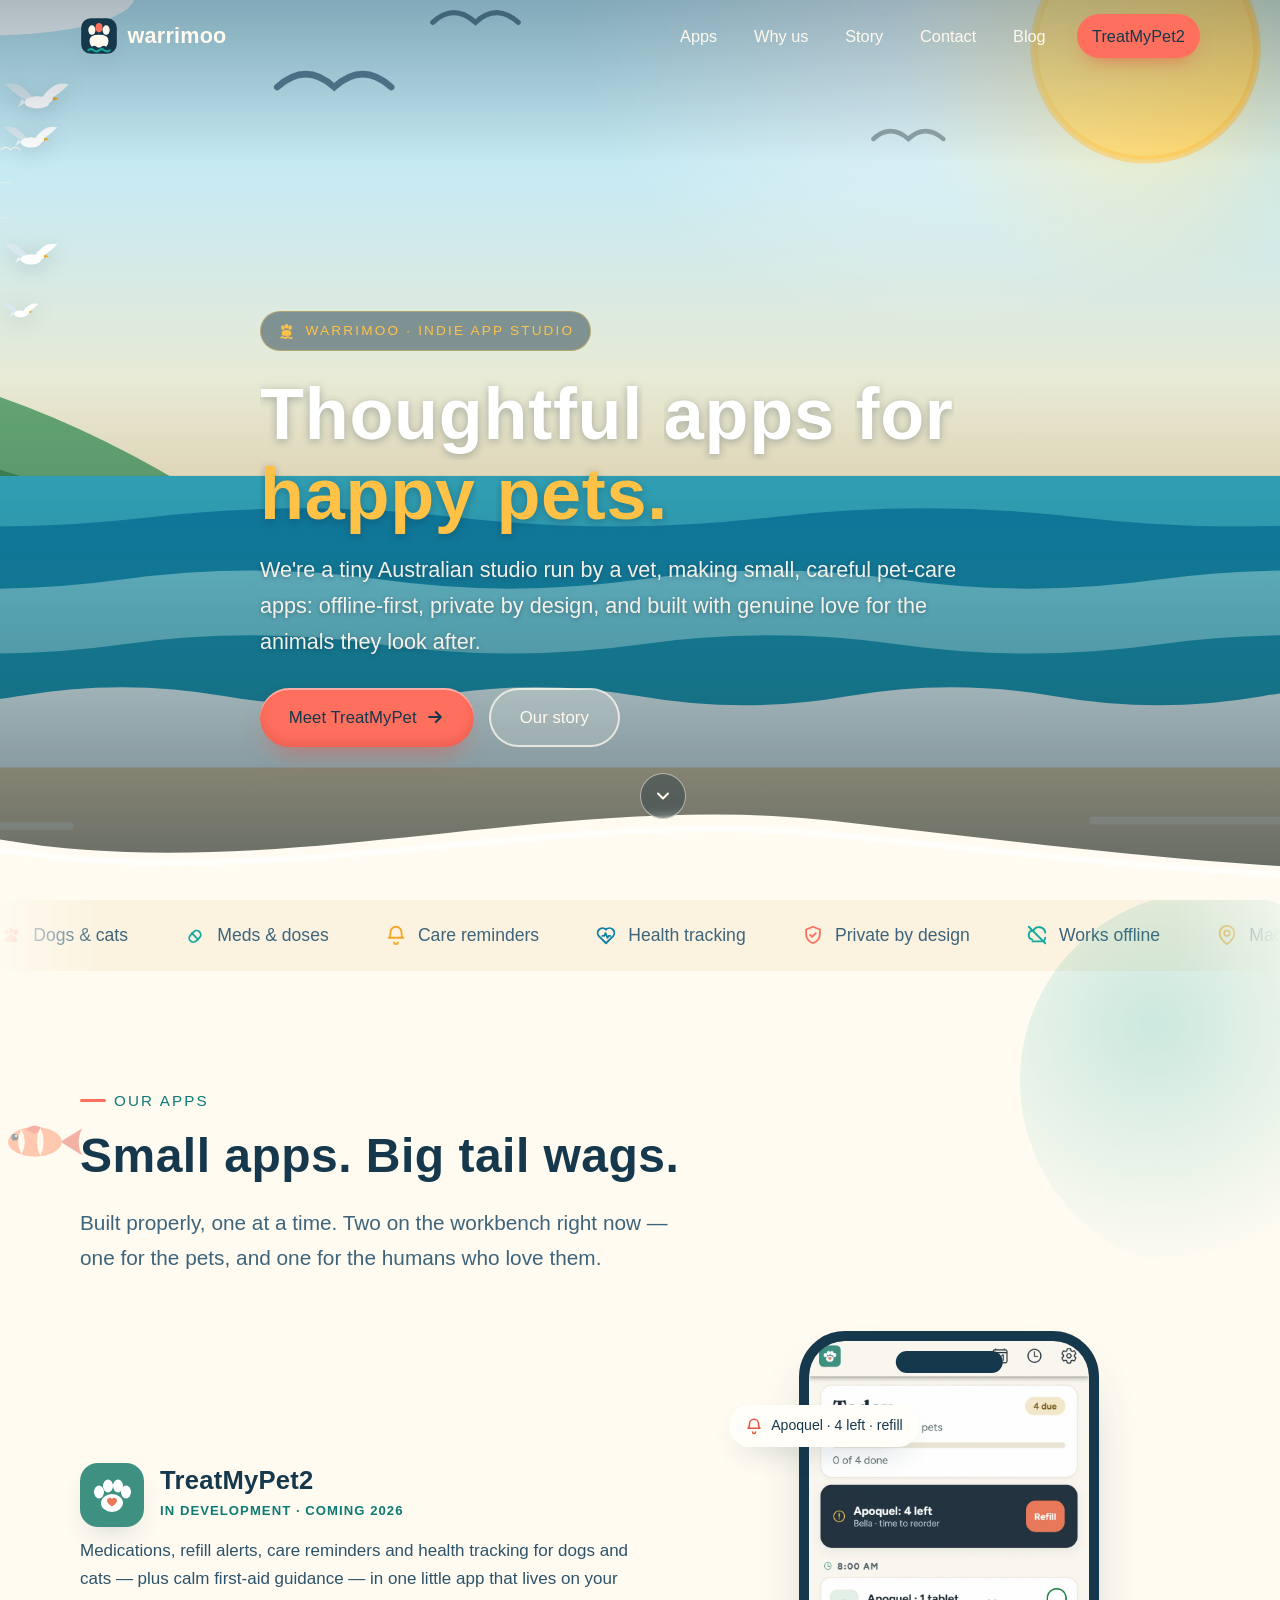
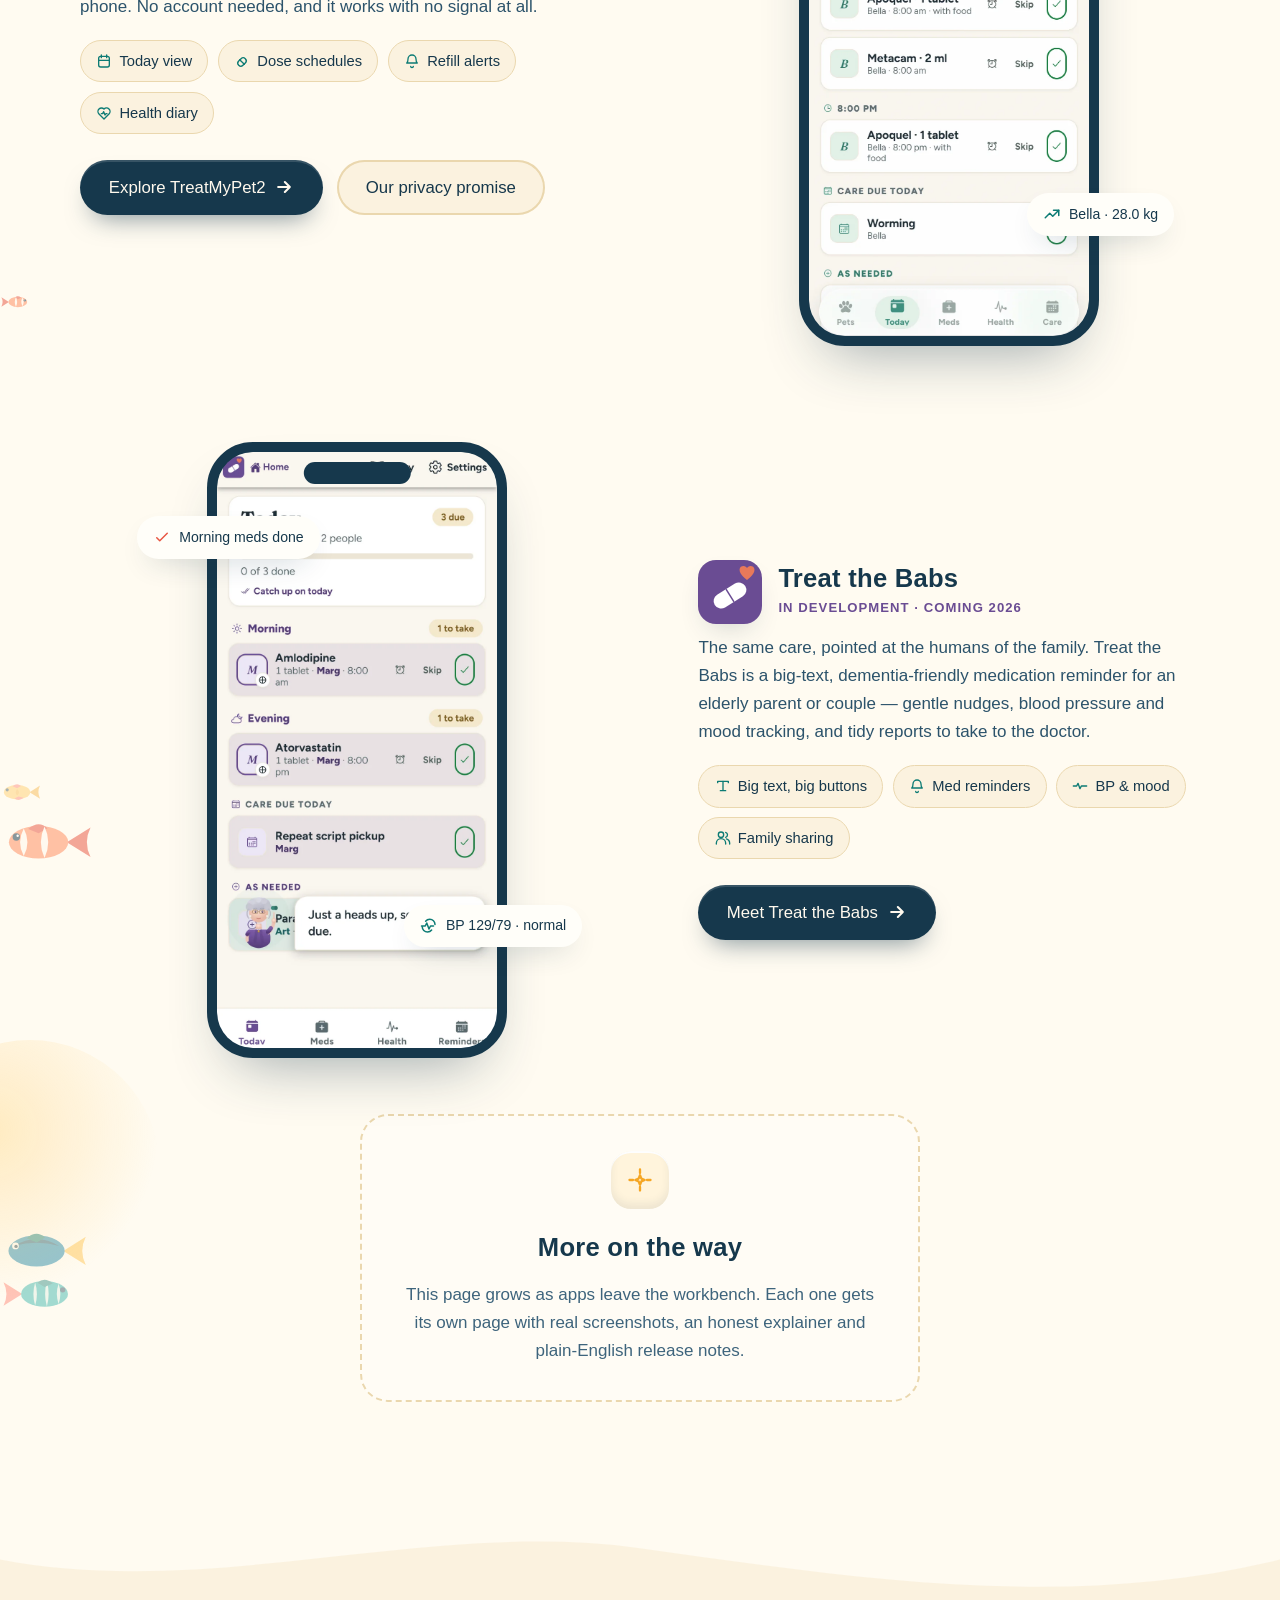
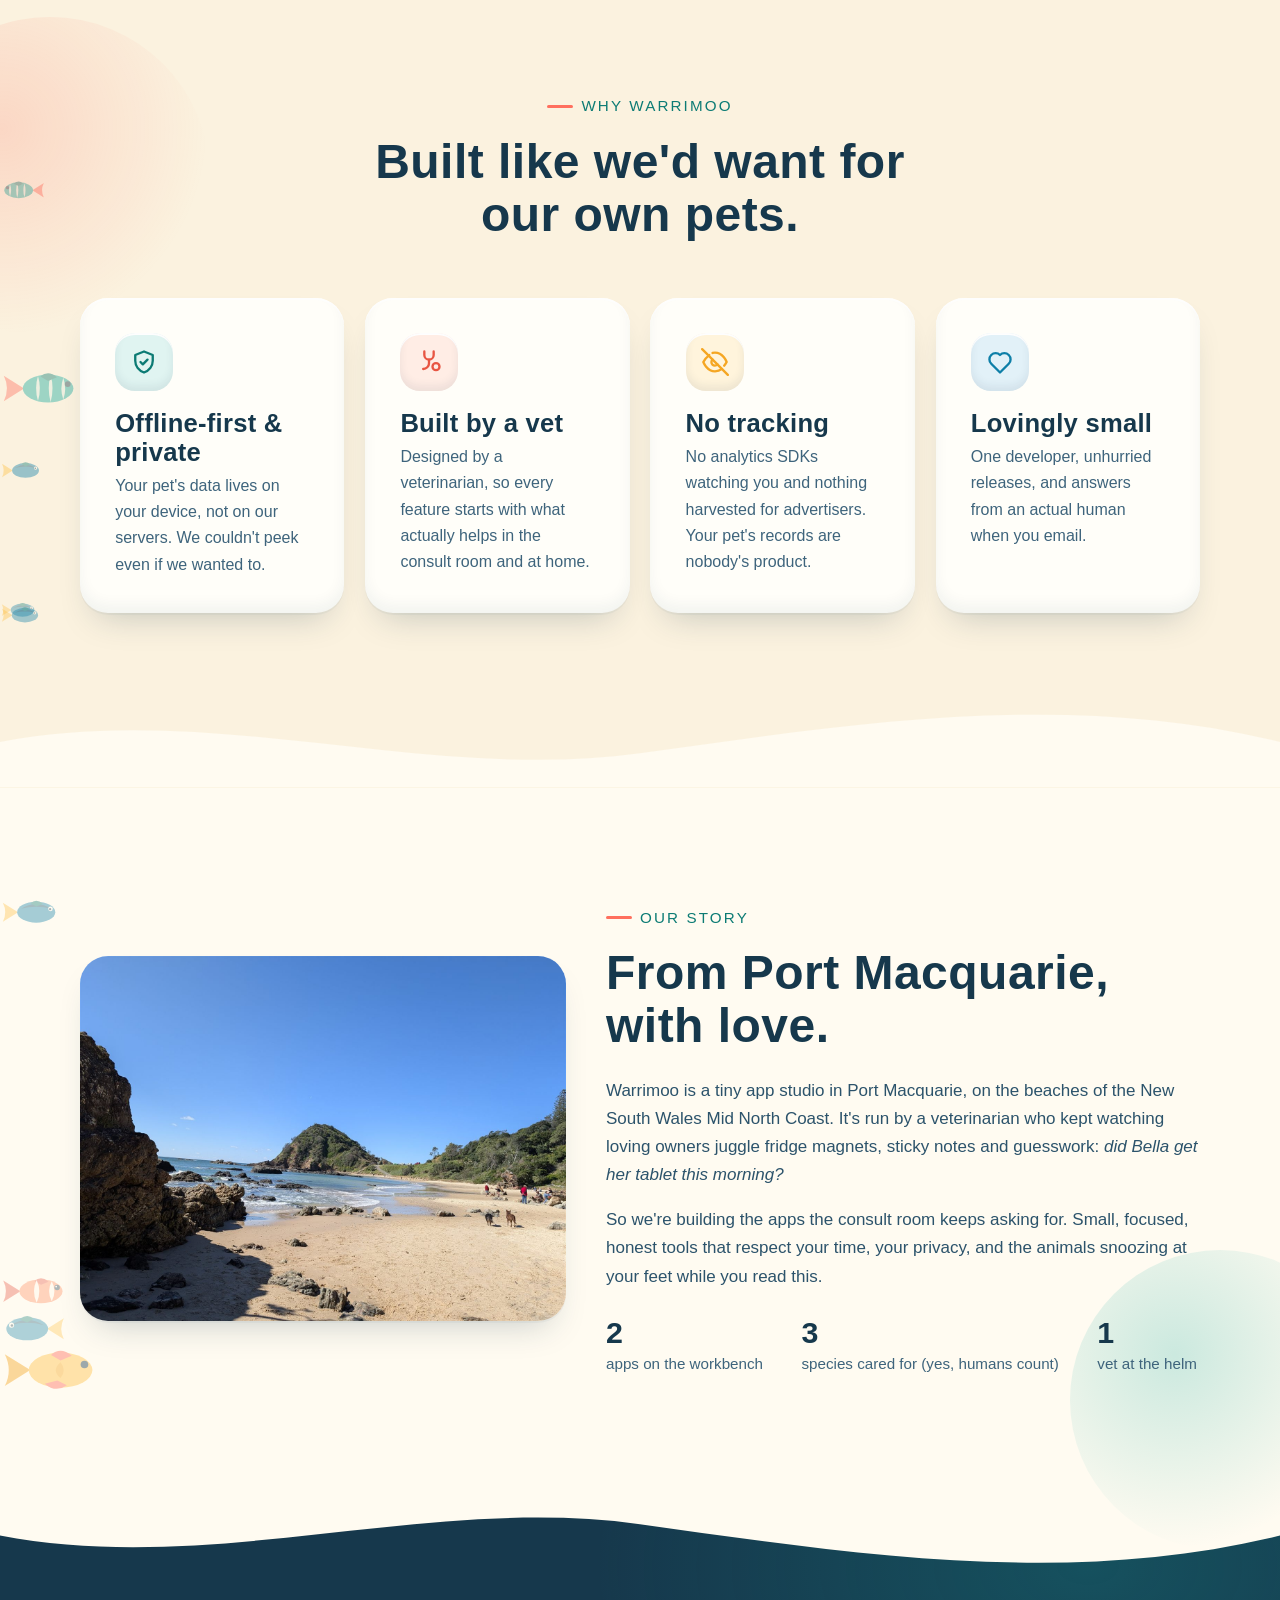
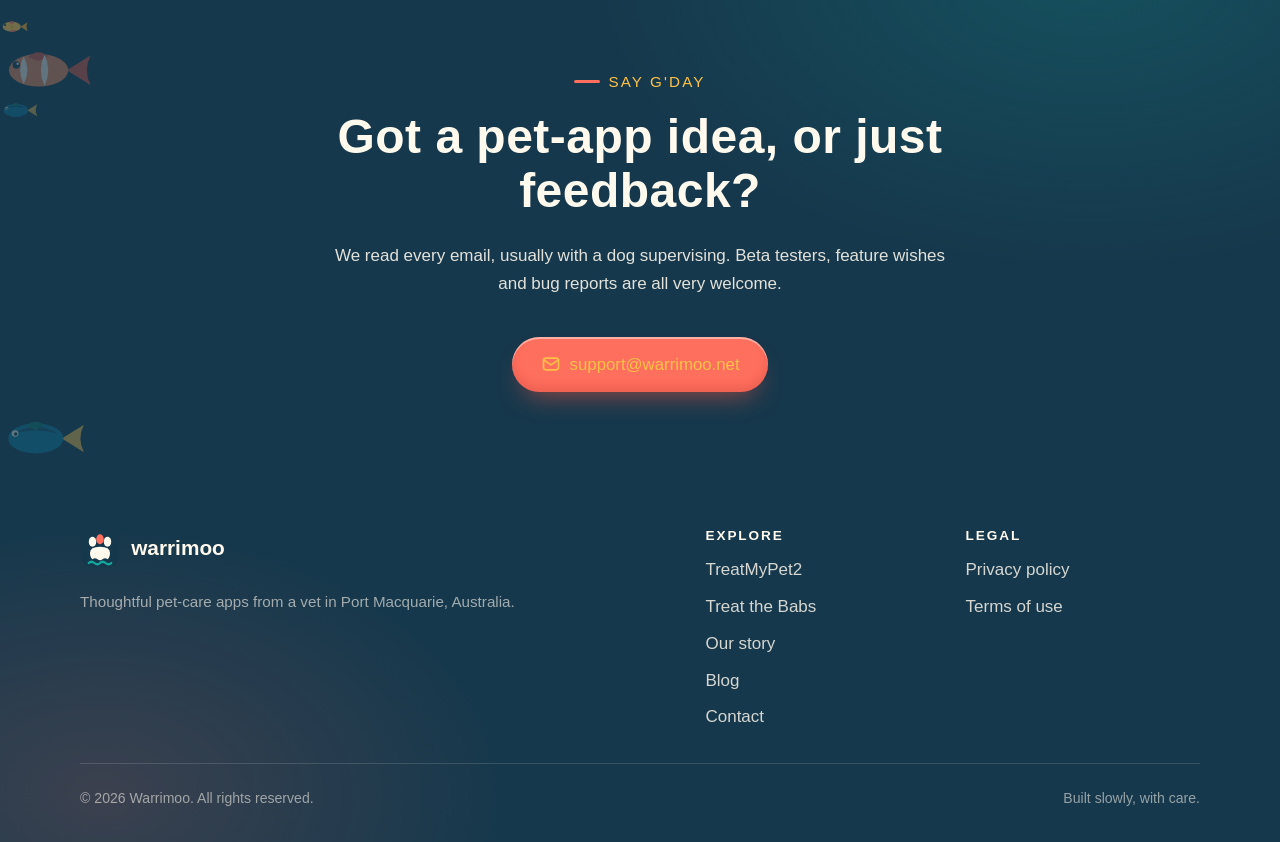
<file: index.html>
<!DOCTYPE html>
<html lang="en-AU">
<head>
  <meta charset="UTF-8">
  <meta name="viewport" content="width=device-width, initial-scale=1">
  <!-- GitHub Pages can't send security headers, so CSP + referrer ship as meta tags -->
  <meta http-equiv="Content-Security-Policy" content="default-src 'self'; script-src 'self'; style-src 'self' 'unsafe-inline' https://fonts.googleapis.com; font-src https://fonts.gstatic.com; img-src 'self'; object-src 'none'; base-uri 'self'; form-action 'none'; frame-src 'none'">
  <meta name="referrer" content="strict-origin-when-cross-origin">
  <title>Warrimoo | Thoughtful apps for happy pets</title>
  <meta name="description" content="Warrimoo is a tiny Australian indie studio run by a vet, building thoughtful, offline-first care apps: TreatMyPet2 for dogs and cats, and Treat the Babs for the humans of the family.">
  <meta name="theme-color" content="#16384C">
  <link rel="canonical" href="https://warrimoo.net/">
  <meta property="og:type" content="website">
  <meta property="og:title" content="Warrimoo | Thoughtful apps for happy pets">
  <meta property="og:description" content="A tiny Australian indie studio building offline-first pet-care apps.">
  <meta property="og:url" content="https://warrimoo.net/">
  <meta name="twitter:card" content="summary">
  <link rel="icon" type="image/svg+xml" href="assets/img/favicon.svg">
  <link rel="preconnect" href="https://fonts.googleapis.com">
  <link rel="preconnect" href="https://fonts.gstatic.com" crossorigin>
  <link href="https://fonts.googleapis.com/css2?family=Cabin:wght@400;500;600;700&family=Fredoka:wght@400..600&display=swap" rel="stylesheet">
  <link rel="stylesheet" href="assets/css/style.css">
</head>
<body>
  <a class="skip-link" href="#main">Skip to content</a>

  <header class="site-header">
    <div class="container">
      <a class="brand" href="index.html" aria-label="Warrimoo home">
        <img class="brand__glyph" src="assets/img/favicon.svg" alt="" width="38" height="38">
        warrimoo
      </a>
      <nav class="site-nav" aria-label="Primary">
        <a href="#apps">Apps</a>
        <a href="#why">Why us</a>
        <a href="#story">Story</a>
        <a href="#contact">Contact</a>
        <a href="https://blog.warrimoo.net">Blog</a>
        <a class="nav-cta" href="apps/treatmypet.html">TreatMyPet2</a>
      </nav>
      <button class="nav-toggle" aria-expanded="false" aria-controls="mobile-nav" aria-label="Menu">
        <span></span><span></span><span></span>
      </button>
    </div>
  </header>

  <nav class="mobile-nav" id="mobile-nav" aria-label="Mobile">
    <a href="#apps">Apps</a>
    <a href="apps/treatmypet.html">TreatMyPet2</a>
    <a href="apps/treatbabs.html">Treat the Babs</a>
    <a href="#story">Our story</a>
    <a href="#contact">Contact</a>
    <a href="https://blog.warrimoo.net">Blog</a>
    <svg class="mobile-nav__paw" viewBox="0 0 24 24" fill="currentColor" aria-hidden="true" style="color:var(--cream)">
      <ellipse cx="7" cy="9" rx="2.2" ry="3"/><ellipse cx="12" cy="7.5" rx="2.2" ry="3"/><ellipse cx="17" cy="9" rx="2.2" ry="3"/>
      <path d="M12 12c4 0 6.5 2.6 6.5 5.2 0 2-1.6 3.3-3.3 2.8-1.2-.3-2-.5-3.2-.5s-2 .2-3.2.5c-1.7.5-3.3-.8-3.3-2.8C5.5 14.6 8 12 12 12Z"/>
    </svg>
  </nav>

  <main id="main">

    <!-- ============ HERO ============ -->
    <section class="hero" id="top">
      <div class="hero__bg" data-depth="0.3" aria-hidden="true"></div>
      <div class="hero__glare" data-depth="0.45" aria-hidden="true"></div>
      <div class="hero__birds" aria-hidden="true">
        <svg viewBox="0 0 46 18" fill="none" stroke="currentColor" stroke-width="2.4" stroke-linecap="round"><path d="M2 12 Q12 2 22 12 Q32 2 42 12"/></svg>
        <svg viewBox="0 0 46 18" fill="none" stroke="currentColor" stroke-width="2.4" stroke-linecap="round"><path d="M2 12 Q12 2 22 12 Q32 2 42 12"/></svg>
        <svg viewBox="0 0 46 18" fill="none" stroke="currentColor" stroke-width="2.4" stroke-linecap="round"><path d="M2 12 Q12 2 22 12 Q32 2 42 12"/></svg>
        <svg viewBox="0 0 46 18" fill="none" stroke="currentColor" stroke-width="2.4" stroke-linecap="round"><path d="M2 12 Q12 2 22 12 Q32 2 42 12"/></svg>
        <svg viewBox="0 0 46 18" fill="none" stroke="currentColor" stroke-width="2.4" stroke-linecap="round"><path d="M2 12 Q12 2 22 12 Q32 2 42 12"/></svg>
        <svg viewBox="0 0 46 18" fill="none" stroke="currentColor" stroke-width="2.4" stroke-linecap="round"><path d="M2 12 Q12 2 22 12 Q32 2 42 12"/></svg>
        <!-- closer gulls: wings flap, bird grows as it approaches -->
        <svg class="bird-flap bird-flap--a" viewBox="0 0 64 40">
          <g class="bird-flap__inner">
            <path class="wing wing--l" d="M30 25 Q19 7 5 11 Q14 21 29 28 Z" fill="#D9E7EE"/>
            <ellipse cx="33" cy="27" rx="11" ry="5.5" fill="#FFFFFF"/>
            <path d="M23 27 l-7 4 3.5-7 Z" fill="#EAF3F7"/>
            <circle cx="43" cy="23" r="4.2" fill="#FFFFFF"/>
            <path d="M47 22 l5.5 1.8-5.5 1.8 Z" fill="#F5A623"/>
            <circle cx="44" cy="22" r="0.9" fill="#16384C"/>
            <path class="wing wing--r" d="M36 25 Q47 7 61 11 Q52 21 37 28 Z" fill="#FFFFFF"/>
          </g>
        </svg>
        <svg class="bird-flap bird-flap--b" viewBox="0 0 64 40">
          <g class="bird-flap__inner">
            <path class="wing wing--l" d="M30 25 Q19 7 5 11 Q14 21 29 28 Z" fill="#D9E7EE"/>
            <ellipse cx="33" cy="27" rx="11" ry="5.5" fill="#FFFFFF"/>
            <path d="M23 27 l-7 4 3.5-7 Z" fill="#EAF3F7"/>
            <circle cx="43" cy="23" r="4.2" fill="#FFFFFF"/>
            <path d="M47 22 l5.5 1.8-5.5 1.8 Z" fill="#F5A623"/>
            <circle cx="44" cy="22" r="0.9" fill="#16384C"/>
            <path class="wing wing--r" d="M36 25 Q47 7 61 11 Q52 21 37 28 Z" fill="#FFFFFF"/>
          </g>
        </svg>
        <svg class="bird-flap bird-flap--c" viewBox="0 0 64 40">
          <g class="bird-flap__inner">
            <path class="wing wing--l" d="M30 25 Q19 7 5 11 Q14 21 29 28 Z" fill="#D9E7EE"/>
            <ellipse cx="33" cy="27" rx="11" ry="5.5" fill="#FFFFFF"/>
            <path d="M23 27 l-7 4 3.5-7 Z" fill="#EAF3F7"/>
            <circle cx="43" cy="23" r="4.2" fill="#FFFFFF"/>
            <path d="M47 22 l5.5 1.8-5.5 1.8 Z" fill="#F5A623"/>
            <circle cx="44" cy="22" r="0.9" fill="#16384C"/>
            <path class="wing wing--r" d="M36 25 Q47 7 61 11 Q52 21 37 28 Z" fill="#FFFFFF"/>
          </g>
        </svg>
        <svg class="bird-flap bird-flap--d" viewBox="0 0 64 40">
          <g class="bird-flap__inner">
            <path class="wing wing--l" d="M30 25 Q19 7 5 11 Q14 21 29 28 Z" fill="#D9E7EE"/>
            <ellipse cx="33" cy="27" rx="11" ry="5.5" fill="#FFFFFF"/>
            <path d="M23 27 l-7 4 3.5-7 Z" fill="#EAF3F7"/>
            <circle cx="43" cy="23" r="4.2" fill="#FFFFFF"/>
            <path d="M47 22 l5.5 1.8-5.5 1.8 Z" fill="#F5A623"/>
            <circle cx="44" cy="22" r="0.9" fill="#16384C"/>
            <path class="wing wing--r" d="M36 25 Q47 7 61 11 Q52 21 37 28 Z" fill="#FFFFFF"/>
          </g>
        </svg>
      </div>
      <div class="hero__scrim" aria-hidden="true"></div>

      <!-- breaching whale: leaps on a long loop, crashes back with a splash -->
      <div class="hero__whale" aria-hidden="true">
        <svg class="whale" viewBox="0 0 170 90">
          <!-- arched body with a long tail stock bending down toward the flukes -->
          <path d="M12 42 Q20 22 44 14 Q72 6 94 14 Q112 20 122 32 Q132 44 142 58 Q130 54 122 48 Q110 60 88 62 Q54 66 30 58 Q14 52 12 42 Z" fill="#1D4660"/>
          <g class="whale__flukes">
            <path d="M136 52 Q152 44 166 50 Q156 60 146 62 Q152 72 150 84 Q138 72 132 60 Q133 55 136 52 Z" fill="#1D4660"/>
          </g>
          <!-- long humpback pectoral fin -->
          <path d="M50 50 Q64 68 86 74 Q66 78 52 68 Q44 58 50 50 Z" fill="#16384C"/>
          <path d="M14 44 Q28 58 54 61 Q38 64 26 58 Q16 52 14 44 Z" fill="#FFF9EE" opacity="0.4"/>
          <circle cx="25" cy="37" r="2.6" fill="#FFF9EE"/>
        </svg>
        <span class="whale-splash"></span>
      </div>

      <div class="hero__content container">
        <p class="hero__kicker">
          <svg viewBox="0 0 64 64" fill="currentColor" aria-hidden="true">
            <ellipse cx="20" cy="22" rx="6" ry="8"/>
            <ellipse cx="32" cy="18" rx="6" ry="8"/>
            <ellipse cx="44" cy="22" rx="6" ry="8"/>
            <path d="M16 40 Q16 30 32 30 Q48 30 48 40 Q48 47 44 50 Q40 47 36 50 Q32 53 28 50 Q24 47 20 50 Q16 47 16 40 Z"/>
            <path d="M14 56 Q18 52 23 56 T32 56 T41 56 T50 56" fill="none" stroke="currentColor" stroke-width="5" stroke-linecap="round"/>
          </svg>
          Warrimoo · indie app studio
        </p>
        <h1 class="hero__title">
          <span class="word" style="--d:.25s"><span>Thoughtful</span></span>
          <span class="word" style="--d:.33s"><span>apps</span></span>
          <span class="word" style="--d:.41s"><span>for</span></span>
          <span class="word accent" style="--d:.49s"><span>happy</span></span>
          <span class="word accent" style="--d:.57s"><span>pets.</span></span>
        </h1>
        <p class="hero__sub">We're a tiny Australian studio run by a vet, making small, careful pet-care apps: offline-first, private by design, and built with genuine love for the animals they look after.</p>
        <div class="hero__cta">
          <a class="btn btn--coral" href="apps/treatmypet.html">
            Meet TreatMyPet
            <svg viewBox="0 0 24 24" fill="none" stroke="currentColor" stroke-width="2.5" stroke-linecap="round" stroke-linejoin="round" aria-hidden="true"><path d="M5 12h14M13 6l6 6-6 6"/></svg>
          </a>
          <a class="btn btn--ghost" href="#story">Our story</a>
        </div>
      </div>

      <a class="hero__scrollcue" href="#apps" aria-label="Scroll to apps">
        <svg viewBox="0 0 24 24" fill="none" stroke="currentColor" stroke-width="2.5" stroke-linecap="round" stroke-linejoin="round" aria-hidden="true"><path d="M6 9l6 6 6-6"/></svg>
      </a>

      <div class="hero__foam" aria-hidden="true">
        <svg viewBox="0 0 2880 120" preserveAspectRatio="none">
          <path d="M0,70 C240,108 480,30 720,55 C960,80 1200,112 1440,86 C1680,60 1920,22 2160,48 C2400,74 2640,108 2880,74 L2880,120 L0,120 Z" fill="#FFFBF1"/>
          <path d="M0,78 C240,114 480,44 720,66 C960,88 1200,116 1440,94 C1680,72 1920,38 2160,60 C2400,82 2640,112 2880,84" fill="none" stroke="rgba(255,255,255,0.7)" stroke-width="5" stroke-linecap="round"/>
        </svg>
      </div>
    </section>

    <!-- ============ MARQUEE ============ -->
    <div class="marquee" aria-hidden="true">
      <div class="marquee__track">
        <!-- set 1 -->
        <span class="marquee__item"><svg viewBox="0 0 24 24" fill="currentColor"><ellipse cx="7" cy="9" rx="2.2" ry="3"/><ellipse cx="12" cy="7.5" rx="2.2" ry="3"/><ellipse cx="17" cy="9" rx="2.2" ry="3"/><path d="M12 12c4 0 6.5 2.6 6.5 5.2 0 2-1.6 3.3-3.3 2.8-1.2-.3-2-.5-3.2-.5s-2 .2-3.2.5c-1.7.5-3.3-.8-3.3-2.8C5.5 14.6 8 12 12 12Z"/></svg>Dogs &amp; cats</span>
        <span class="marquee__item"><svg viewBox="0 0 24 24" fill="none" stroke="currentColor" stroke-width="2" stroke-linecap="round"><rect x="5" y="9" width="14" height="9" rx="4.5" transform="rotate(-45 12 13.5)"/><path d="M8.5 10 l7 7" transform="rotate(0)"/></svg>Meds &amp; doses</span>
        <span class="marquee__item"><svg viewBox="0 0 24 24" fill="none" stroke="currentColor" stroke-width="2" stroke-linecap="round" stroke-linejoin="round"><path d="M6 9a6 6 0 0 1 12 0c0 5 2 6 2 6H4s2-1 2-6"/><path d="M10 20a2 2 0 0 0 4 0"/></svg>Care reminders</span>
        <span class="marquee__item"><svg viewBox="0 0 24 24" fill="none" stroke="currentColor" stroke-width="2" stroke-linecap="round" stroke-linejoin="round"><path d="M19.5 13.5 12 21 4.5 13.5a5.3 5.3 0 0 1 7.5-7.5 5.3 5.3 0 0 1 7.5 7.5Z"/><path d="M8 13h2l1.5-3 2 5L15 13h1.5"/></svg>Health tracking</span>
        <span class="marquee__item"><svg viewBox="0 0 24 24" fill="none" stroke="currentColor" stroke-width="2" stroke-linecap="round" stroke-linejoin="round"><path d="M12 3 4.5 6v5c0 4.6 3.2 8.4 7.5 10 4.3-1.6 7.5-5.4 7.5-10V6Z"/><path d="m9 12 2 2 4-4"/></svg>Private by design</span>
        <span class="marquee__item"><svg viewBox="0 0 24 24" fill="none" stroke="currentColor" stroke-width="2" stroke-linecap="round" stroke-linejoin="round"><path d="M7 17a5 5 0 0 1 .9-9.9A7 7 0 0 1 21 9.5"/><path d="M21 15a4 4 0 0 1-4 4H7"/><path d="m3 3 18 18"/></svg>Works offline</span>
        <span class="marquee__item"><svg viewBox="0 0 24 24" fill="none" stroke="currentColor" stroke-width="2" stroke-linecap="round" stroke-linejoin="round"><path d="M20 10c0 6-8 12-8 12S4 16 4 10a8 8 0 0 1 16 0Z"/><circle cx="12" cy="10" r="3"/></svg>Made in Australia</span>
        <span class="marquee__item"><svg viewBox="0 0 24 24" fill="none" stroke="currentColor" stroke-width="2" stroke-linecap="round" stroke-linejoin="round"><path d="M9 11a4 4 0 1 0 0-8 4 4 0 0 0 0 8Z"/><path d="M2 21v-1a7 7 0 0 1 14 0v1"/><path d="M16 3.5a4 4 0 0 1 0 7.6"/><path d="M22 21v-1a7 7 0 0 0-5-6.7"/></svg>Pets &amp; their people</span>
        <span class="marquee__item"><svg viewBox="0 0 24 24" fill="none" stroke="currentColor" stroke-width="2" stroke-linecap="round" stroke-linejoin="round"><path d="M8 3v3a4 4 0 0 0 8 0V3"/><path d="M12 10v3a5 5 0 0 1-5 5"/><circle cx="18" cy="16" r="3"/></svg>Designed by a vet</span>
        <!-- set 2 (loop copy) -->
        <span class="marquee__item"><svg viewBox="0 0 24 24" fill="currentColor"><ellipse cx="7" cy="9" rx="2.2" ry="3"/><ellipse cx="12" cy="7.5" rx="2.2" ry="3"/><ellipse cx="17" cy="9" rx="2.2" ry="3"/><path d="M12 12c4 0 6.5 2.6 6.5 5.2 0 2-1.6 3.3-3.3 2.8-1.2-.3-2-.5-3.2-.5s-2 .2-3.2.5c-1.7.5-3.3-.8-3.3-2.8C5.5 14.6 8 12 12 12Z"/></svg>Dogs &amp; cats</span>
        <span class="marquee__item"><svg viewBox="0 0 24 24" fill="none" stroke="currentColor" stroke-width="2" stroke-linecap="round"><rect x="5" y="9" width="14" height="9" rx="4.5" transform="rotate(-45 12 13.5)"/><path d="M8.5 10 l7 7"/></svg>Meds &amp; doses</span>
        <span class="marquee__item"><svg viewBox="0 0 24 24" fill="none" stroke="currentColor" stroke-width="2" stroke-linecap="round" stroke-linejoin="round"><path d="M6 9a6 6 0 0 1 12 0c0 5 2 6 2 6H4s2-1 2-6"/><path d="M10 20a2 2 0 0 0 4 0"/></svg>Care reminders</span>
        <span class="marquee__item"><svg viewBox="0 0 24 24" fill="none" stroke="currentColor" stroke-width="2" stroke-linecap="round" stroke-linejoin="round"><path d="M19.5 13.5 12 21 4.5 13.5a5.3 5.3 0 0 1 7.5-7.5 5.3 5.3 0 0 1 7.5 7.5Z"/><path d="M8 13h2l1.5-3 2 5L15 13h1.5"/></svg>Health tracking</span>
        <span class="marquee__item"><svg viewBox="0 0 24 24" fill="none" stroke="currentColor" stroke-width="2" stroke-linecap="round" stroke-linejoin="round"><path d="M12 3 4.5 6v5c0 4.6 3.2 8.4 7.5 10 4.3-1.6 7.5-5.4 7.5-10V6Z"/><path d="m9 12 2 2 4-4"/></svg>Private by design</span>
        <span class="marquee__item"><svg viewBox="0 0 24 24" fill="none" stroke="currentColor" stroke-width="2" stroke-linecap="round" stroke-linejoin="round"><path d="M7 17a5 5 0 0 1 .9-9.9A7 7 0 0 1 21 9.5"/><path d="M21 15a4 4 0 0 1-4 4H7"/><path d="m3 3 18 18"/></svg>Works offline</span>
        <span class="marquee__item"><svg viewBox="0 0 24 24" fill="none" stroke="currentColor" stroke-width="2" stroke-linecap="round" stroke-linejoin="round"><path d="M20 10c0 6-8 12-8 12S4 16 4 10a8 8 0 0 1 16 0Z"/><circle cx="12" cy="10" r="3"/></svg>Made in Australia</span>
        <span class="marquee__item"><svg viewBox="0 0 24 24" fill="none" stroke="currentColor" stroke-width="2" stroke-linecap="round" stroke-linejoin="round"><path d="M9 11a4 4 0 1 0 0-8 4 4 0 0 0 0 8Z"/><path d="M2 21v-1a7 7 0 0 1 14 0v1"/><path d="M16 3.5a4 4 0 0 1 0 7.6"/><path d="M22 21v-1a7 7 0 0 0-5-6.7"/></svg>Pets &amp; their people</span>
        <span class="marquee__item"><svg viewBox="0 0 24 24" fill="none" stroke="currentColor" stroke-width="2" stroke-linecap="round" stroke-linejoin="round"><path d="M8 3v3a4 4 0 0 0 8 0V3"/><path d="M12 10v3a5 5 0 0 1-5 5"/><circle cx="18" cy="16" r="3"/></svg>Designed by a vet</span>
      </div>
    </div>

    <!-- ============ APPS ============ -->
    <section class="section" id="apps" data-fish="6">
      <div class="blob blob--teal" style="width:380px;height:380px;top:-80px;right:-120px" aria-hidden="true"></div>
      <div class="blob blob--sun" style="width:260px;height:260px;bottom:10%;left:-100px;animation-delay:-6s" aria-hidden="true"></div>
      <div class="container">
        <div class="section-head" data-reveal>
          <p class="eyebrow">Our apps</p>
          <h2>Small apps. Big tail wags.</h2>
          <p class="lead">Built properly, one at a time. Two on the workbench right now — one for the pets, and one for the humans who love them.</p>
        </div>

        <div class="showcase">
          <div class="showcase__phone" data-reveal="pop" style="--d:.15s">
            <div class="phone phone--float">
              <div class="phone__notch" aria-hidden="true"></div>
              <div class="phone__screen">
                <img src="assets/img/treatmypet2/screen-today.webp" alt="TreatMyPet2 Today screen: doses due for two pets, a refill alert for Apoquel, and care tasks" loading="lazy" width="390" height="844">
              </div>
            </div>
            <span class="float-chip float-chip--1" aria-hidden="true">
              <svg viewBox="0 0 24 24" fill="none" stroke="currentColor" stroke-width="2" stroke-linecap="round" stroke-linejoin="round"><path d="M6 9a6 6 0 0 1 12 0c0 5 2 6 2 6H4s2-1 2-6"/><path d="M10 20a2 2 0 0 0 4 0"/></svg>
              Apoquel · 4 left · refill
            </span>
            <span class="float-chip float-chip--2" aria-hidden="true">
              <svg viewBox="0 0 24 24" fill="none" stroke="currentColor" stroke-width="2" stroke-linecap="round" stroke-linejoin="round"><path d="m3 17 6-6 4 4 8-8"/><path d="M14 7h7v7"/></svg>
              Bella · 28.0 kg
            </span>
          </div>

          <div data-reveal>
            <div class="app-title-row">
              <img src="assets/img/treatmypet2/app-icon.svg" alt="" width="64" height="64">
              <div>
                <h3>TreatMyPet2</h3>
                <span class="app-status">In development · coming 2026</span>
              </div>
            </div>
            <p>Medications, refill alerts, care reminders and health tracking for dogs and cats — plus calm first-aid guidance — in one little app that lives on your phone. No account needed, and it works with no signal at all.</p>
            <div class="app-chip-row">
              <span class="app-chip"><svg viewBox="0 0 24 24" fill="none" stroke="currentColor" stroke-width="2" stroke-linecap="round" stroke-linejoin="round"><rect x="4" y="5" width="16" height="16" rx="3"/><path d="M8 3v4m8-4v4M4 11h16"/></svg>Today view</span>
              <span class="app-chip"><svg viewBox="0 0 24 24" fill="none" stroke="currentColor" stroke-width="2" stroke-linecap="round"><rect x="5" y="9" width="14" height="9" rx="4.5" transform="rotate(-45 12 13.5)"/><path d="M8.5 10 l7 7"/></svg>Dose schedules</span>
              <span class="app-chip"><svg viewBox="0 0 24 24" fill="none" stroke="currentColor" stroke-width="2" stroke-linecap="round" stroke-linejoin="round"><path d="M6 9a6 6 0 0 1 12 0c0 5 2 6 2 6H4s2-1 2-6"/><path d="M10 20a2 2 0 0 0 4 0"/></svg>Refill alerts</span>
              <span class="app-chip"><svg viewBox="0 0 24 24" fill="none" stroke="currentColor" stroke-width="2" stroke-linecap="round" stroke-linejoin="round"><path d="M19.5 13.5 12 21 4.5 13.5a5.3 5.3 0 0 1 7.5-7.5 5.3 5.3 0 0 1 7.5 7.5Z"/><path d="M8 13h2l1.5-3 2 5L15 13h1.5"/></svg>Health diary</span>
            </div>
            <div class="hero__cta" style="margin-top:0">
              <a class="btn btn--ink" href="apps/treatmypet.html">
                Explore TreatMyPet2
                <svg viewBox="0 0 24 24" fill="none" stroke="currentColor" stroke-width="2.5" stroke-linecap="round" stroke-linejoin="round" aria-hidden="true"><path d="M5 12h14M13 6l6 6-6 6"/></svg>
              </a>
              <a class="btn btn--soft" href="privacy.html">Our privacy promise</a>
            </div>
          </div>
        </div>

        <div class="showcase showcase--flip" style="margin-top:clamp(3.5rem,8vw,6rem)">
          <div class="showcase__phone" data-reveal="pop" style="--d:.15s">
            <div class="phone phone--float">
              <div class="phone__notch" aria-hidden="true"></div>
              <div class="phone__screen">
                <img src="assets/img/treatbabs/screen-today.webp" alt="Treat the Babs Today screen: large-print morning and evening medications for Marg and Art, with big tick buttons" loading="lazy" width="390" height="844">
              </div>
            </div>
            <span class="float-chip float-chip--1" aria-hidden="true">
              <svg viewBox="0 0 24 24" fill="none" stroke="currentColor" stroke-width="2" stroke-linecap="round" stroke-linejoin="round"><path d="m5 13 4 4L19 7"/></svg>
              Morning meds done
            </span>
            <span class="float-chip float-chip--2" aria-hidden="true">
              <svg viewBox="0 0 24 24" fill="none" stroke="currentColor" stroke-width="2" stroke-linecap="round" stroke-linejoin="round"><path d="M20 10c0-3.9-3.1-7-7-7-2.2 0-4.2 1-5.5 2.7"/><path d="M3 13c0 3.9 3.1 7 7 7 2.2 0 4.2-1 5.5-2.7"/><path d="M2 12h5l2-4 3 8 2-4h4"/></svg>
              BP 129/79 · normal
            </span>
          </div>

          <div data-reveal>
            <div class="app-title-row">
              <img src="assets/img/treatbabs/app-icon.svg" alt="" width="64" height="64">
              <div>
                <h3>Treat the Babs</h3>
                <span class="app-status" style="color:#6A4C93">In development · coming 2026</span>
              </div>
            </div>
            <p>The same care, pointed at the humans of the family. Treat the Babs is a big-text, dementia-friendly medication reminder for an elderly parent or couple — gentle nudges, blood pressure and mood tracking, and tidy reports to take to the doctor.</p>
            <div class="app-chip-row">
              <span class="app-chip"><svg viewBox="0 0 24 24" fill="none" stroke="currentColor" stroke-width="2" stroke-linecap="round" stroke-linejoin="round"><path d="M4 7V5h16v2"/><path d="M12 5v14m-4 0h8"/></svg>Big text, big buttons</span>
              <span class="app-chip"><svg viewBox="0 0 24 24" fill="none" stroke="currentColor" stroke-width="2" stroke-linecap="round" stroke-linejoin="round"><path d="M6 9a6 6 0 0 1 12 0c0 5 2 6 2 6H4s2-1 2-6"/><path d="M10 20a2 2 0 0 0 4 0"/></svg>Med reminders</span>
              <span class="app-chip"><svg viewBox="0 0 24 24" fill="none" stroke="currentColor" stroke-width="2" stroke-linecap="round" stroke-linejoin="round"><path d="M2 12h5l2-4 3 8 2-4h8"/></svg>BP &amp; mood</span>
              <span class="app-chip"><svg viewBox="0 0 24 24" fill="none" stroke="currentColor" stroke-width="2" stroke-linecap="round" stroke-linejoin="round"><path d="M9 11a4 4 0 1 0 0-8 4 4 0 0 0 0 8Z"/><path d="M2 21v-1a7 7 0 0 1 14 0v1"/><path d="M16 3.5a4 4 0 0 1 0 7.6"/><path d="M22 21v-1a7 7 0 0 0-5-6.7"/></svg>Family sharing</span>
            </div>
            <div class="hero__cta" style="margin-top:0">
              <a class="btn btn--ink" href="apps/treatbabs.html">
                Meet Treat the Babs
                <svg viewBox="0 0 24 24" fill="none" stroke="currentColor" stroke-width="2.5" stroke-linecap="round" stroke-linejoin="round" aria-hidden="true"><path d="M5 12h14M13 6l6 6-6 6"/></svg>
              </a>
            </div>
          </div>
        </div>

        <div class="teaser-card" style="max-width:560px;margin:3.5rem auto 0" data-reveal>
          <span class="icon-bubble icon-bubble--sun" aria-hidden="true">
            <svg viewBox="0 0 24 24" fill="none" stroke="currentColor" stroke-width="2" stroke-linecap="round" stroke-linejoin="round"><path d="M12 3v3m0 12v3M3 12h3m12 0h3"/><path d="m12 8 1.2 2.8L16 12l-2.8 1.2L12 16l-1.2-2.8L8 12l2.8-1.2Z"/></svg>
          </span>
          <h3>More on the way</h3>
          <p>This page grows as apps leave the workbench. Each one gets its own page with real screenshots, an honest explainer and plain-English release notes.</p>
        </div>
      </div>
    </section>

    <!-- ============ WHY ============ -->
    <section class="bg-sand-100" id="why">
      <svg class="wave-divider" viewBox="0 0 2880 90" preserveAspectRatio="none" aria-hidden="true" style="color:var(--sand-50)">
        <path d="M0,0 H5760 V40 C5280,86 4800,56 4320,30 C3840,4 3360,76 2880,40 C2400,86 1920,56 1440,30 C960,4 480,76 0,40 Z" fill="currentColor"/>
      </svg>
      <div class="section section--tight" data-fish="5">
        <div class="blob blob--coral" style="width:320px;height:320px;top:0;left:-110px" aria-hidden="true"></div>
        <div class="container">
          <div class="section-head section-head--center" data-reveal>
            <p class="eyebrow">Why Warrimoo</p>
            <h2>Built like we'd want for our own pets.</h2>
          </div>
          <div class="card-grid card-grid--4" data-reveal-group="0.1">
            <div class="clay-card">
              <span class="icon-bubble icon-bubble--teal" aria-hidden="true">
                <svg viewBox="0 0 24 24" fill="none" stroke="currentColor" stroke-width="2" stroke-linecap="round" stroke-linejoin="round"><path d="M12 3 4.5 6v5c0 4.6 3.2 8.4 7.5 10 4.3-1.6 7.5-5.4 7.5-10V6Z"/><path d="m9 12 2 2 4-4"/></svg>
              </span>
              <h3>Offline-first &amp; private</h3>
              <p>Your pet's data lives on your device, not on our servers. We couldn't peek even if we wanted to.</p>
            </div>
            <div class="clay-card">
              <span class="icon-bubble icon-bubble--coral" aria-hidden="true">
                <svg viewBox="0 0 24 24" fill="none" stroke="currentColor" stroke-width="2" stroke-linecap="round" stroke-linejoin="round"><path d="M8 3v3a4 4 0 0 0 8 0V3"/><path d="M12 10v3a5 5 0 0 1-5 5"/><circle cx="18" cy="16" r="3"/></svg>
              </span>
              <h3>Built by a vet</h3>
              <p>Designed by a veterinarian, so every feature starts with what actually helps in the consult room and at home.</p>
            </div>
            <div class="clay-card">
              <span class="icon-bubble icon-bubble--sun" aria-hidden="true">
                <svg viewBox="0 0 24 24" fill="none" stroke="currentColor" stroke-width="2" stroke-linecap="round" stroke-linejoin="round"><path d="M17.94 17.94A10.07 10.07 0 0 1 12 20c-7 0-10-8-10-8a18.45 18.45 0 0 1 5.06-5.94"/><path d="M9.9 4.24A9.12 9.12 0 0 1 12 4c7 0 10 8 10 8a18.5 18.5 0 0 1-2.16 3.19"/><path d="m1 1 22 22"/><path d="M14.12 14.12A3 3 0 1 1 9.88 9.88"/></svg>
              </span>
              <h3>No tracking</h3>
              <p>No analytics SDKs watching you and nothing harvested for advertisers. Your pet's records are nobody's product.</p>
            </div>
            <div class="clay-card">
              <span class="icon-bubble icon-bubble--ocean" aria-hidden="true">
                <svg viewBox="0 0 24 24" fill="none" stroke="currentColor" stroke-width="2" stroke-linecap="round" stroke-linejoin="round"><path d="M19.5 13.5 12 21 4.5 13.5a5.3 5.3 0 0 1 7.5-7.5 5.3 5.3 0 0 1 7.5 7.5Z"/></svg>
              </span>
              <h3>Lovingly small</h3>
              <p>One developer, unhurried releases, and answers from an actual human when you email.</p>
            </div>
          </div>
        </div>
      </div>
      <svg class="wave-divider wave-divider--flip" viewBox="0 0 2880 90" preserveAspectRatio="none" aria-hidden="true" style="color:var(--sand-50)">
        <path d="M0,0 H5760 V40 C5280,86 4800,56 4320,30 C3840,4 3360,76 2880,40 C2400,86 1920,56 1440,30 C960,4 480,76 0,40 Z" fill="currentColor"/>
      </svg>
    </section>

    <!-- ============ STORY ============ -->
    <section class="section" id="story" data-fish="4">
      <div class="blob blob--teal" style="width:300px;height:300px;bottom:-60px;right:-90px;animation-delay:-9s" aria-hidden="true"></div>
      <div class="container">
        <div class="story">
          <div class="story__art" data-reveal="left">
            <img src="assets/img/port-macquarie.jpg" alt="Shelly Beach at Port Macquarie: golden sand, rocky outcrops, a green headland and two dogs playing on the beach" loading="lazy" width="1400" height="1054">
          </div>
          <div data-reveal="right" style="--d:.1s">
            <p class="eyebrow">Our story</p>
            <h2>From Port Macquarie, with love.</h2>
            <p>Warrimoo is a tiny app studio in Port Macquarie, on the beaches of the New South Wales Mid North Coast. It's run by a veterinarian who kept watching loving owners juggle fridge magnets, sticky notes and guesswork: <em>did Bella get her tablet this morning?</em></p>
            <p>So we're building the apps the consult room keeps asking for. Small, focused, honest tools that respect your time, your privacy, and the animals snoozing at your feet while you read this.</p>
            <div class="stat-row">
              <div class="stat"><b>2</b><span>apps on the workbench</span></div>
              <div class="stat"><b>3</b><span>species cared for (yes, humans count)</span></div>
              <div class="stat"><b>1</b><span>vet at the helm</span></div>
            </div>
          </div>
        </div>
      </div>
    </section>

    <!-- ============ CONTACT + FOOTER ============ -->
    <div class="ink-band" id="contact">
      <svg class="wave-divider" viewBox="0 0 2880 90" preserveAspectRatio="none" aria-hidden="true" style="color:var(--sand-50)">
        <path d="M0,0 H5760 V40 C5280,86 4800,56 4320,30 C3840,4 3360,76 2880,40 C2400,86 1920,56 1440,30 C960,4 480,76 0,40 Z" fill="currentColor"/>
      </svg>
      <section class="section section--tight" data-fish="4" data-fish-dark>
        <div class="container">
          <div class="contact-card" data-reveal>
            <p class="eyebrow" style="color:var(--sun);justify-content:center">Say g'day</p>
            <h2>Got a pet-app idea, or just feedback?</h2>
            <p>We read every email, usually with a dog supervising. Beta testers, feature wishes and bug reports are all very welcome.</p>
            <a class="btn btn--coral" href="mailto:support@warrimoo.net">
              <svg viewBox="0 0 24 24" fill="none" stroke="currentColor" stroke-width="2" stroke-linecap="round" stroke-linejoin="round" aria-hidden="true"><rect x="3" y="5" width="18" height="14" rx="3"/><path d="m3 7 9 6 9-6"/></svg>
              support@warrimoo.net
            </a>
          </div>
        </div>
      </section>

      <footer class="site-footer">
        <div class="container">
          <div>
            <p class="footer-brand"><img src="assets/img/favicon.svg" alt="" width="40" height="40">warrimoo</p>
            <p class="footer-tag">Thoughtful pet-care apps from a vet in Port Macquarie, Australia.</p>
          </div>
          <div class="footer-cols">
            <div class="footer-col">
              <h4>Explore</h4>
              <ul>
                <li><a href="apps/treatmypet.html">TreatMyPet2</a></li>
                <li><a href="apps/treatbabs.html">Treat the Babs</a></li>
                <li><a href="#story">Our story</a></li>
                <li><a href="https://blog.warrimoo.net">Blog</a></li>
                <li><a href="mailto:support@warrimoo.net">Contact</a></li>
              </ul>
            </div>
            <div class="footer-col">
              <h4>Legal</h4>
              <ul>
                <li><a href="privacy.html">Privacy policy</a></li>
                <li><a href="terms.html">Terms of use</a></li>
              </ul>
            </div>
          </div>
          <div class="footer-base">
            <span>© <span data-year>2026</span> Warrimoo. All rights reserved.</span>
            <span>Built slowly, with care.</span>
          </div>
        </div>
      </footer>
    </div>
  </main>

  <button class="paw-fab" aria-label="Back to top">
    <svg class="ring" viewBox="0 0 60 60" aria-hidden="true"><circle cx="30" cy="30" r="26"/></svg>
    <svg class="paw-icon" viewBox="0 0 24 24" fill="currentColor" aria-hidden="true">
      <ellipse cx="7" cy="9" rx="2.2" ry="3"/><ellipse cx="12" cy="7.5" rx="2.2" ry="3"/><ellipse cx="17" cy="9" rx="2.2" ry="3"/>
      <path d="M12 12c4 0 6.5 2.6 6.5 5.2 0 2-1.6 3.3-3.3 2.8-1.2-.3-2-.5-3.2-.5s-2 .2-3.2.5c-1.7.5-3.3-.8-3.3-2.8C5.5 14.6 8 12 12 12Z"/>
    </svg>
  </button>

  <script src="assets/js/main.js" defer></script>
</body>
</html>
</file>
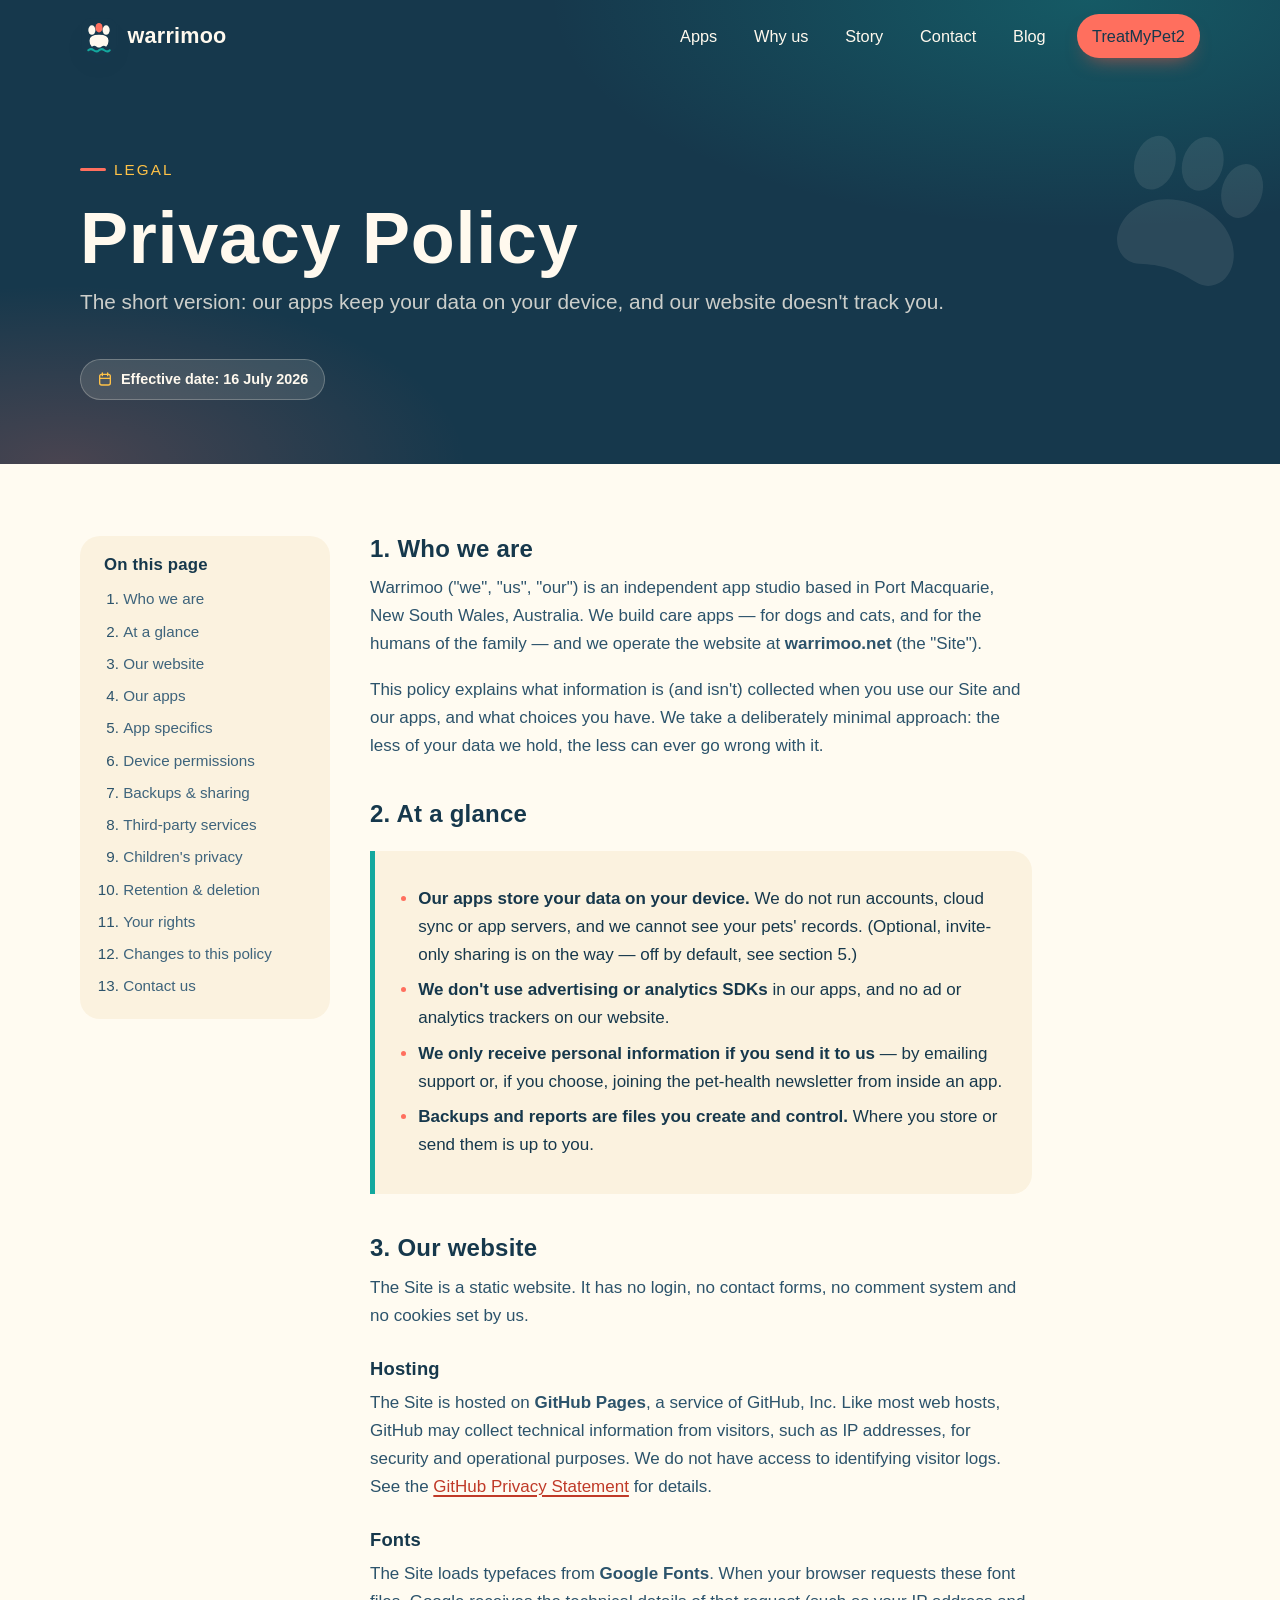
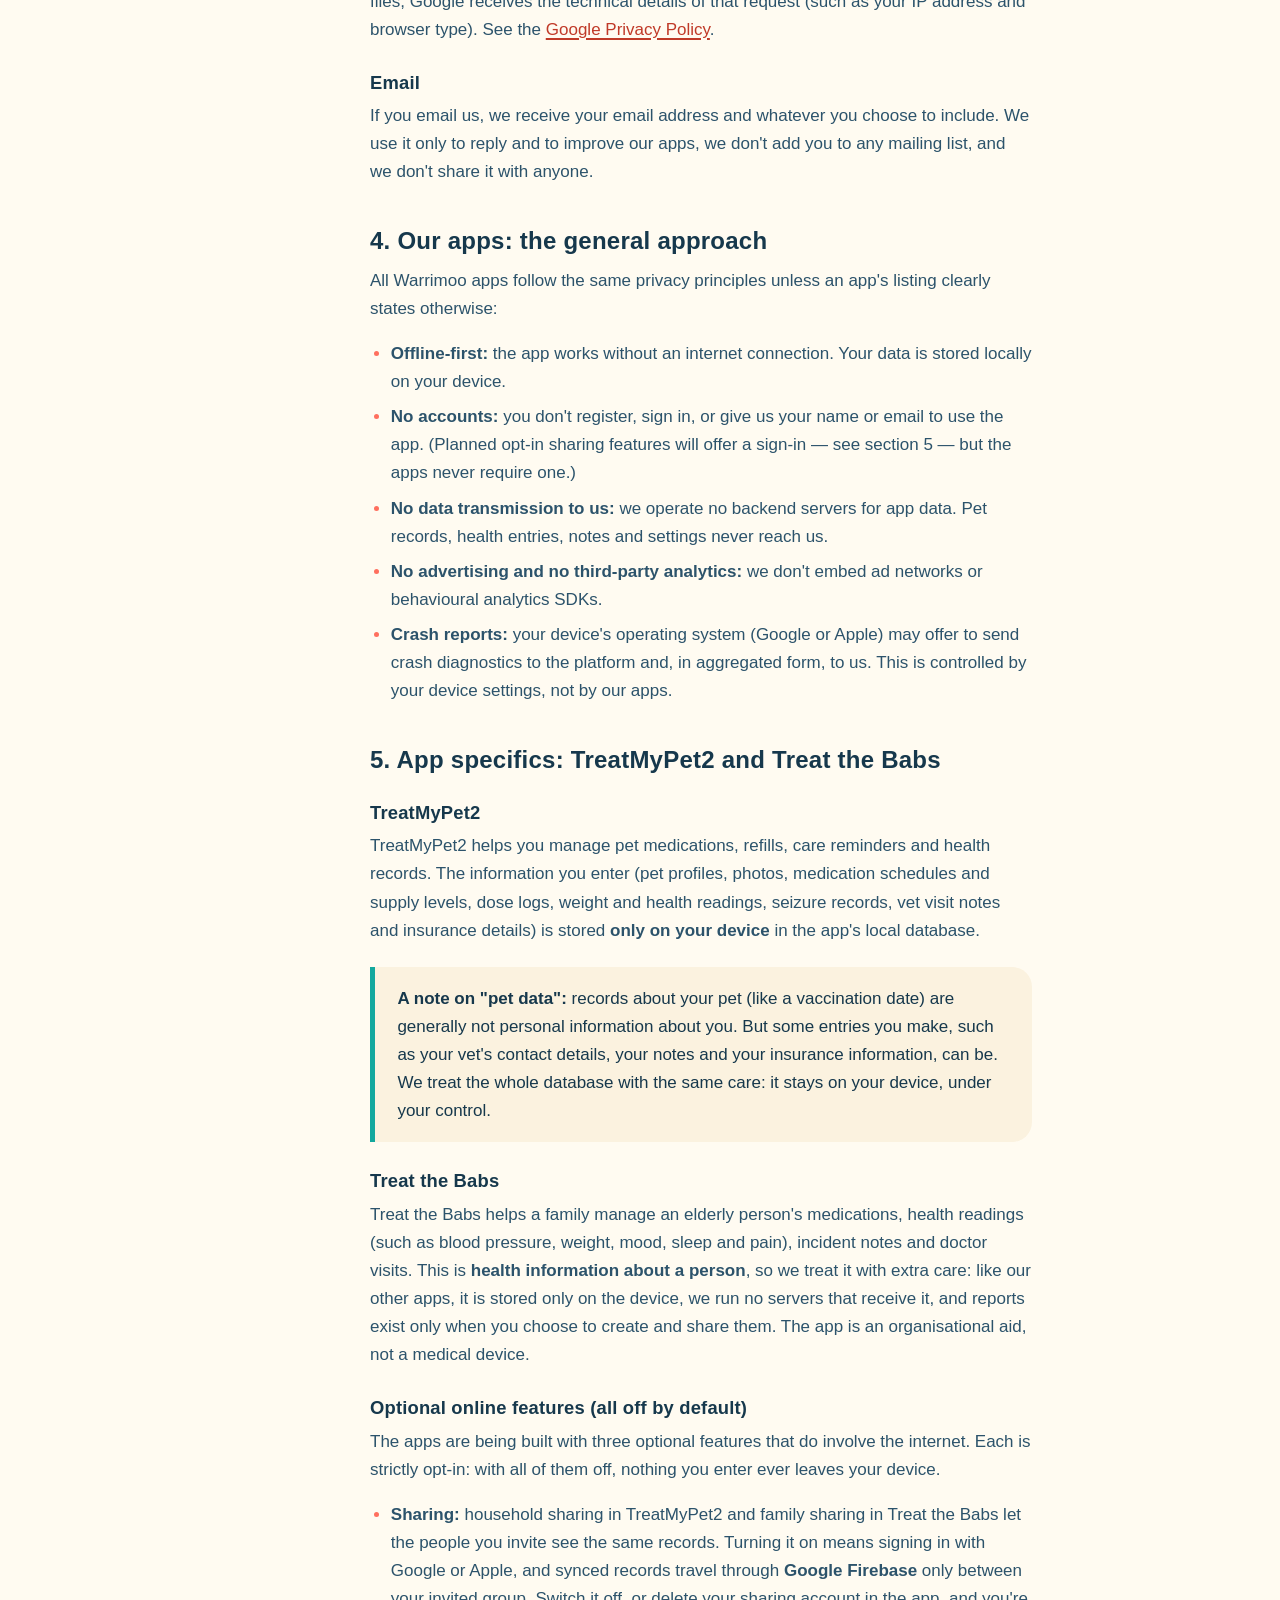
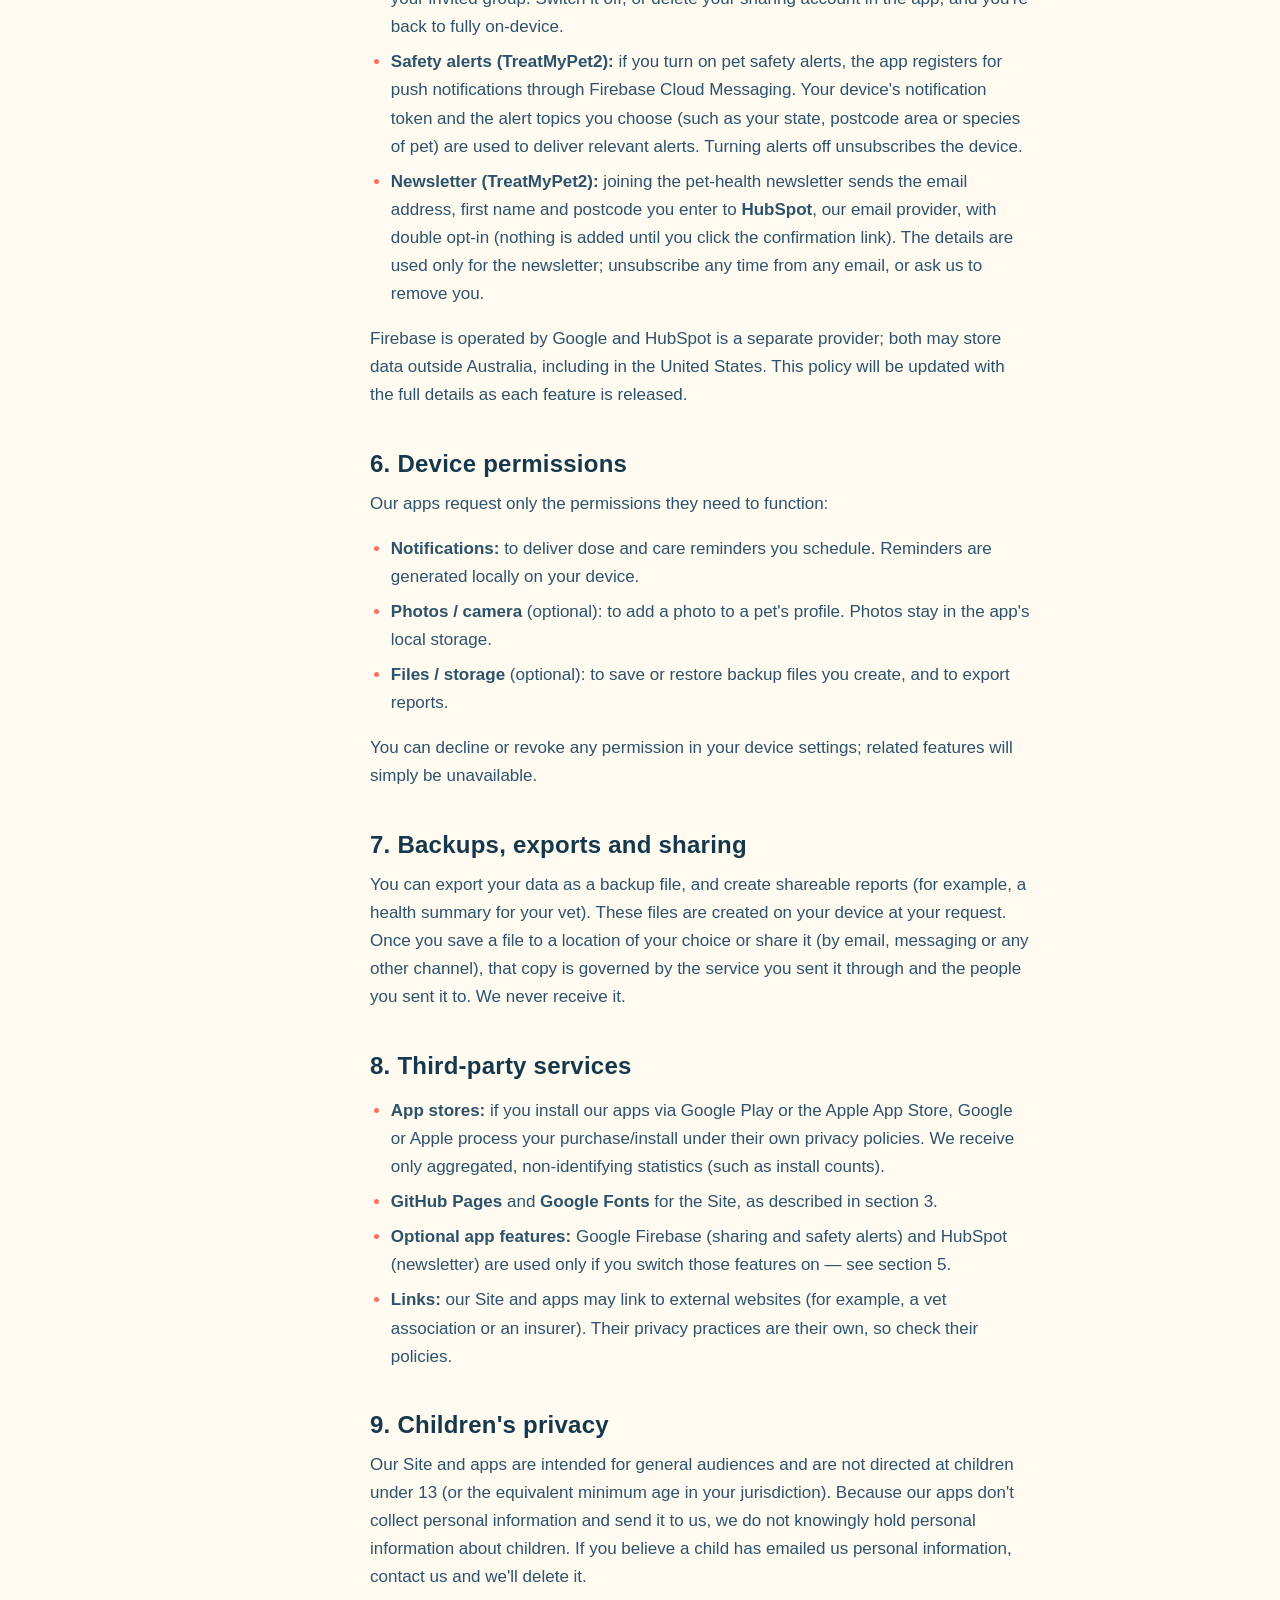
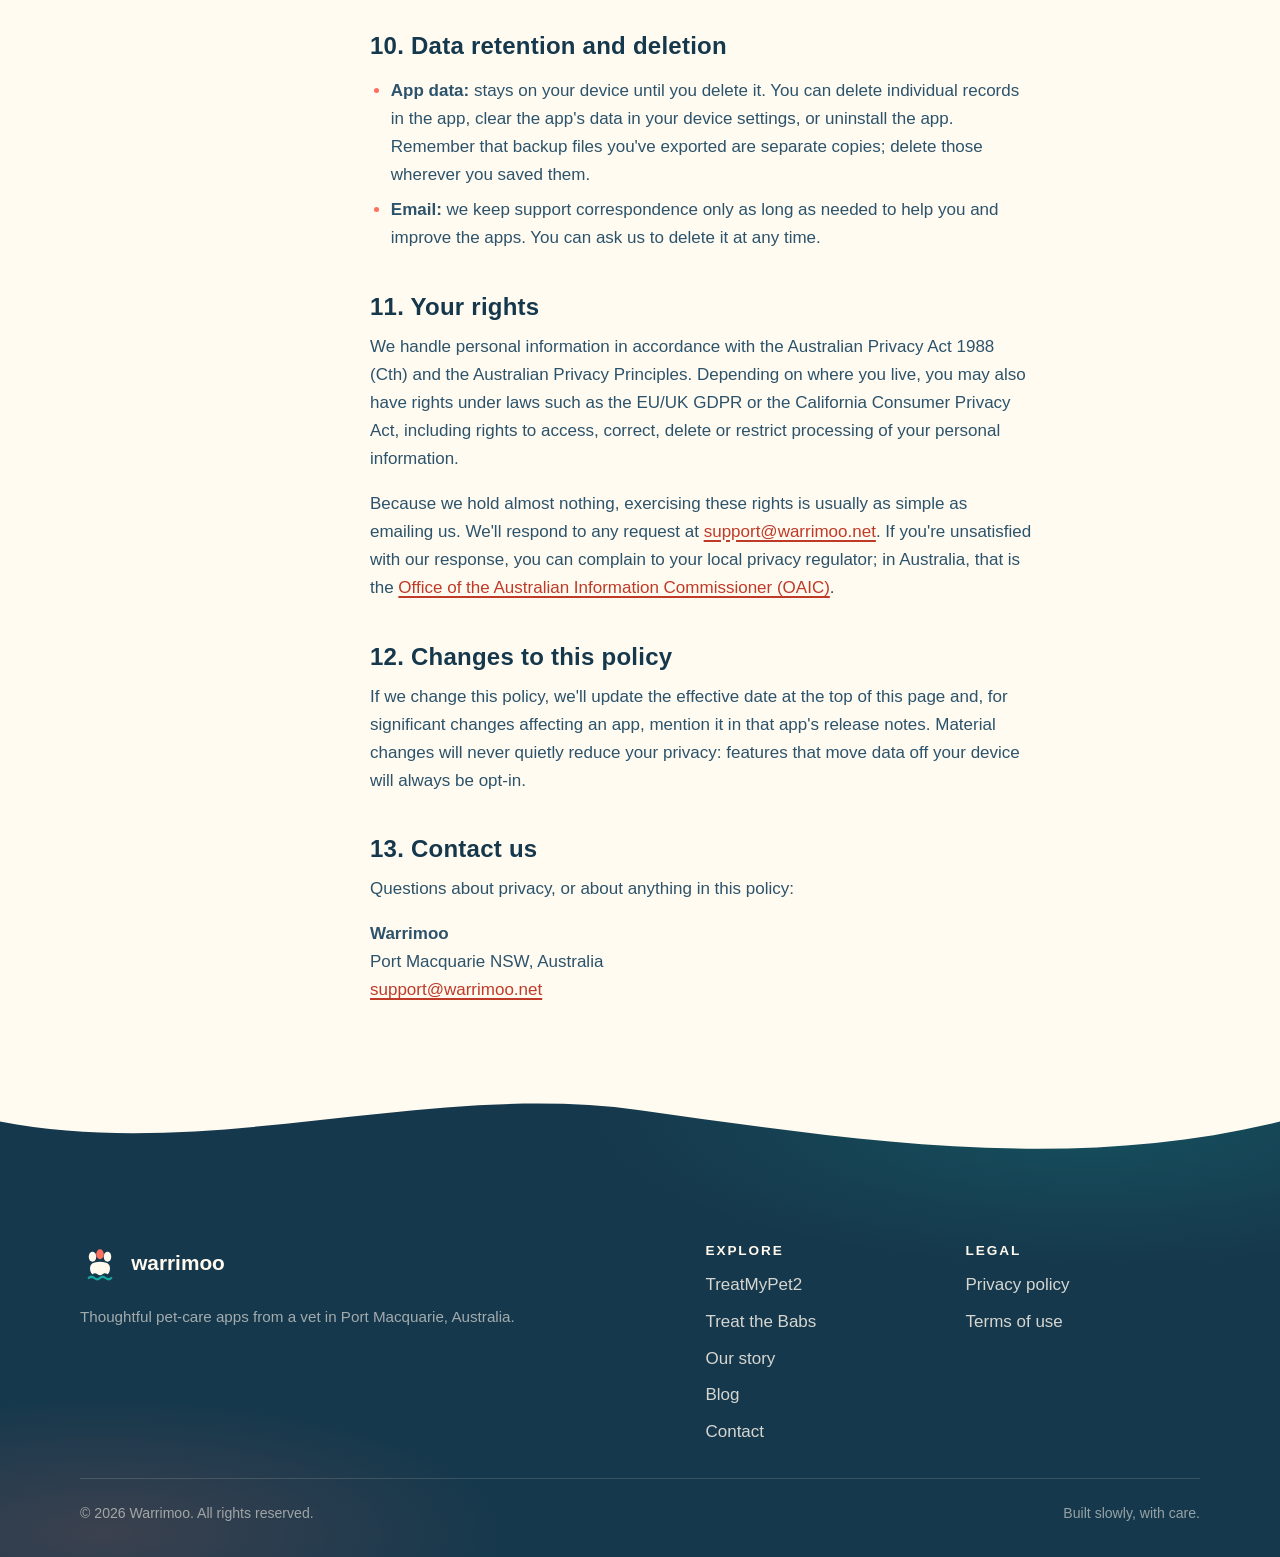
<file: privacy.html>
<!DOCTYPE html>
<html lang="en-AU">
<head>
  <meta charset="UTF-8">
  <meta name="viewport" content="width=device-width, initial-scale=1">
  <!-- GitHub Pages can't send security headers, so CSP + referrer ship as meta tags -->
  <meta http-equiv="Content-Security-Policy" content="default-src 'self'; script-src 'self'; style-src 'self' 'unsafe-inline' https://fonts.googleapis.com; font-src https://fonts.gstatic.com; img-src 'self'; object-src 'none'; base-uri 'self'; form-action 'none'; frame-src 'none'">
  <meta name="referrer" content="strict-origin-when-cross-origin">
  <title>Privacy Policy | Warrimoo</title>
  <meta name="description" content="Warrimoo's privacy policy for our website and our care apps, including TreatMyPet2 and Treat the Babs. Short version: your data stays on your device.">
  <meta name="theme-color" content="#16384C">
  <link rel="canonical" href="https://warrimoo.net/privacy.html">
  <meta name="robots" content="index,follow">
  <link rel="icon" type="image/svg+xml" href="assets/img/favicon.svg">
  <link rel="preconnect" href="https://fonts.googleapis.com">
  <link rel="preconnect" href="https://fonts.gstatic.com" crossorigin>
  <link href="https://fonts.googleapis.com/css2?family=Cabin:wght@400;500;600;700&family=Fredoka:wght@400..600&display=swap" rel="stylesheet">
  <link rel="stylesheet" href="assets/css/style.css">
</head>
<body>
  <a class="skip-link" href="#main">Skip to content</a>

  <header class="site-header">
    <div class="container">
      <a class="brand" href="index.html" aria-label="Warrimoo home">
        <img class="brand__glyph" src="assets/img/favicon.svg" alt="" width="38" height="38">
        warrimoo
      </a>
      <nav class="site-nav" aria-label="Primary">
        <a href="index.html#apps">Apps</a>
        <a href="index.html#why">Why us</a>
        <a href="index.html#story">Story</a>
        <a href="index.html#contact">Contact</a>
        <a href="https://blog.warrimoo.net">Blog</a>
        <a class="nav-cta" href="apps/treatmypet.html">TreatMyPet2</a>
      </nav>
      <button class="nav-toggle" aria-expanded="false" aria-controls="mobile-nav" aria-label="Menu">
        <span></span><span></span><span></span>
      </button>
    </div>
  </header>

  <nav class="mobile-nav" id="mobile-nav" aria-label="Mobile">
    <a href="index.html">Home</a>
    <a href="apps/treatmypet.html">TreatMyPet2</a>
    <a href="apps/treatbabs.html">Treat the Babs</a>
    <a href="privacy.html" aria-current="page">Privacy</a>
    <a href="terms.html">Terms</a>
    <a href="index.html#contact">Contact</a>
    <a href="https://blog.warrimoo.net">Blog</a>
    <svg class="mobile-nav__paw" viewBox="0 0 24 24" fill="currentColor" aria-hidden="true" style="color:var(--cream)">
      <ellipse cx="7" cy="9" rx="2.2" ry="3"/><ellipse cx="12" cy="7.5" rx="2.2" ry="3"/><ellipse cx="17" cy="9" rx="2.2" ry="3"/>
      <path d="M12 12c4 0 6.5 2.6 6.5 5.2 0 2-1.6 3.3-3.3 2.8-1.2-.3-2-.5-3.2-.5s-2 .2-3.2.5c-1.7.5-3.3-.8-3.3-2.8C5.5 14.6 8 12 12 12Z"/>
    </svg>
  </nav>

  <main id="main">
    <section class="page-hero">
      <svg class="page-hero__paws" viewBox="0 0 24 24" fill="currentColor" aria-hidden="true">
        <ellipse cx="7" cy="9" rx="2.2" ry="3"/><ellipse cx="12" cy="7.5" rx="2.2" ry="3"/><ellipse cx="17" cy="9" rx="2.2" ry="3"/>
        <path d="M12 12c4 0 6.5 2.6 6.5 5.2 0 2-1.6 3.3-3.3 2.8-1.2-.3-2-.5-3.2-.5s-2 .2-3.2.5c-1.7.5-3.3-.8-3.3-2.8C5.5 14.6 8 12 12 12Z"/>
      </svg>
      <div class="container">
        <p class="eyebrow" style="color:var(--sun)">Legal</p>
        <h1>Privacy Policy</h1>
        <p class="lead">The short version: our apps keep your data on your device, and our website doesn't track you.</p>
        <span class="meta-chip">
          <svg viewBox="0 0 24 24" fill="none" stroke="currentColor" stroke-width="2" stroke-linecap="round" stroke-linejoin="round" aria-hidden="true"><rect x="4" y="5" width="16" height="16" rx="3"/><path d="M8 3v4m8-4v4M4 11h16"/></svg>
          Effective date: 16 July 2026
        </span>
      </div>
    </section>

    <section class="section section--tight">
      <div class="container legal-grid">
        <aside class="toc" aria-label="Table of contents">
          <h2>On this page</h2>
          <ol>
            <li><a href="#who-we-are">Who we are</a></li>
            <li><a href="#at-a-glance">At a glance</a></li>
            <li><a href="#website">Our website</a></li>
            <li><a href="#apps">Our apps</a></li>
            <li><a href="#treatmypet">App specifics</a></li>
            <li><a href="#permissions">Device permissions</a></li>
            <li><a href="#backups">Backups &amp; sharing</a></li>
            <li><a href="#third-parties">Third-party services</a></li>
            <li><a href="#children">Children's privacy</a></li>
            <li><a href="#retention">Retention &amp; deletion</a></li>
            <li><a href="#rights">Your rights</a></li>
            <li><a href="#changes">Changes to this policy</a></li>
            <li><a href="#contact">Contact us</a></li>
          </ol>
        </aside>

        <article class="prose">
          <h2 id="who-we-are">1. Who we are</h2>
          <p>Warrimoo ("we", "us", "our") is an independent app studio based in Port Macquarie, New South Wales, Australia. We build care apps — for dogs and cats, and for the humans of the family — and we operate the website at <strong>warrimoo.net</strong> (the "Site").</p>
          <p>This policy explains what information is (and isn't) collected when you use our Site and our apps, and what choices you have. We take a deliberately minimal approach: the less of your data we hold, the less can ever go wrong with it.</p>

          <h2 id="at-a-glance">2. At a glance</h2>
          <div class="callout">
            <ul>
              <li><strong>Our apps store your data on your device.</strong> We do not run accounts, cloud sync or app servers, and we cannot see your pets' records. (Optional, invite-only sharing is on the way — off by default, see section 5.)</li>
              <li><strong>We don't use advertising or analytics SDKs</strong> in our apps, and no ad or analytics trackers on our website.</li>
              <li><strong>We only receive personal information if you send it to us</strong> — by emailing support or, if you choose, joining the pet-health newsletter from inside an app.</li>
              <li><strong>Backups and reports are files you create and control.</strong> Where you store or send them is up to you.</li>
            </ul>
          </div>

          <h2 id="website">3. Our website</h2>
          <p>The Site is a static website. It has no login, no contact forms, no comment system and no cookies set by us.</p>
          <h3>Hosting</h3>
          <p>The Site is hosted on <strong>GitHub Pages</strong>, a service of GitHub, Inc. Like most web hosts, GitHub may collect technical information from visitors, such as IP addresses, for security and operational purposes. We do not have access to identifying visitor logs. See the <a href="https://docs.github.com/en/site-policy/privacy-policies/github-general-privacy-statement" rel="noopener" target="_blank">GitHub Privacy Statement</a> for details.</p>
          <h3>Fonts</h3>
          <p>The Site loads typefaces from <strong>Google Fonts</strong>. When your browser requests these font files, Google receives the technical details of that request (such as your IP address and browser type). See the <a href="https://policies.google.com/privacy" rel="noopener" target="_blank">Google Privacy Policy</a>.</p>
          <h3>Email</h3>
          <p>If you email us, we receive your email address and whatever you choose to include. We use it only to reply and to improve our apps, we don't add you to any mailing list, and we don't share it with anyone.</p>

          <h2 id="apps">4. Our apps: the general approach</h2>
          <p>All Warrimoo apps follow the same privacy principles unless an app's listing clearly states otherwise:</p>
          <ul>
            <li><strong>Offline-first:</strong> the app works without an internet connection. Your data is stored locally on your device.</li>
            <li><strong>No accounts:</strong> you don't register, sign in, or give us your name or email to use the app. (Planned opt-in sharing features will offer a sign-in — see section 5 — but the apps never require one.)</li>
            <li><strong>No data transmission to us:</strong> we operate no backend servers for app data. Pet records, health entries, notes and settings never reach us.</li>
            <li><strong>No advertising and no third-party analytics:</strong> we don't embed ad networks or behavioural analytics SDKs.</li>
            <li><strong>Crash reports:</strong> your device's operating system (Google or Apple) may offer to send crash diagnostics to the platform and, in aggregated form, to us. This is controlled by your device settings, not by our apps.</li>
          </ul>

          <h2 id="treatmypet">5. App specifics: TreatMyPet2 and Treat the Babs</h2>
          <h3>TreatMyPet2</h3>
          <p>TreatMyPet2 helps you manage pet medications, refills, care reminders and health records. The information you enter (pet profiles, photos, medication schedules and supply levels, dose logs, weight and health readings, seizure records, vet visit notes and insurance details) is stored <strong>only on your device</strong> in the app's local database.</p>
          <div class="callout">
            <p><strong>A note on "pet data":</strong> records about your pet (like a vaccination date) are generally not personal information about you. But some entries you make, such as your vet's contact details, your notes and your insurance information, can be. We treat the whole database with the same care: it stays on your device, under your control.</p>
          </div>
          <h3>Treat the Babs</h3>
          <p>Treat the Babs helps a family manage an elderly person's medications, health readings (such as blood pressure, weight, mood, sleep and pain), incident notes and doctor visits. This is <strong>health information about a person</strong>, so we treat it with extra care: like our other apps, it is stored only on the device, we run no servers that receive it, and reports exist only when you choose to create and share them. The app is an organisational aid, not a medical device.</p>
          <h3>Optional online features (all off by default)</h3>
          <p>The apps are being built with three optional features that do involve the internet. Each is strictly opt-in: with all of them off, nothing you enter ever leaves your device.</p>
          <ul>
            <li><strong>Sharing:</strong> household sharing in TreatMyPet2 and family sharing in Treat the Babs let the people you invite see the same records. Turning it on means signing in with Google or Apple, and synced records travel through <strong>Google Firebase</strong> only between your invited group. Switch it off, or delete your sharing account in the app, and you're back to fully on-device.</li>
            <li><strong>Safety alerts (TreatMyPet2):</strong> if you turn on pet safety alerts, the app registers for push notifications through Firebase Cloud Messaging. Your device's notification token and the alert topics you choose (such as your state, postcode area or species of pet) are used to deliver relevant alerts. Turning alerts off unsubscribes the device.</li>
            <li><strong>Newsletter (TreatMyPet2):</strong> joining the pet-health newsletter sends the email address, first name and postcode you enter to <strong>HubSpot</strong>, our email provider, with double opt-in (nothing is added until you click the confirmation link). The details are used only for the newsletter; unsubscribe any time from any email, or ask us to remove you.</li>
          </ul>
          <p>Firebase is operated by Google and HubSpot is a separate provider; both may store data outside Australia, including in the United States. This policy will be updated with the full details as each feature is released.</p>

          <h2 id="permissions">6. Device permissions</h2>
          <p>Our apps request only the permissions they need to function:</p>
          <ul>
            <li><strong>Notifications:</strong> to deliver dose and care reminders you schedule. Reminders are generated locally on your device.</li>
            <li><strong>Photos / camera</strong> (optional): to add a photo to a pet's profile. Photos stay in the app's local storage.</li>
            <li><strong>Files / storage</strong> (optional): to save or restore backup files you create, and to export reports.</li>
          </ul>
          <p>You can decline or revoke any permission in your device settings; related features will simply be unavailable.</p>

          <h2 id="backups">7. Backups, exports and sharing</h2>
          <p>You can export your data as a backup file, and create shareable reports (for example, a health summary for your vet). These files are created on your device at your request. Once you save a file to a location of your choice or share it (by email, messaging or any other channel), that copy is governed by the service you sent it through and the people you sent it to. We never receive it.</p>

          <h2 id="third-parties">8. Third-party services</h2>
          <ul>
            <li><strong>App stores:</strong> if you install our apps via Google Play or the Apple App Store, Google or Apple process your purchase/install under their own privacy policies. We receive only aggregated, non-identifying statistics (such as install counts).</li>
            <li><strong>GitHub Pages</strong> and <strong>Google Fonts</strong> for the Site, as described in section 3.</li>
            <li><strong>Optional app features:</strong> Google Firebase (sharing and safety alerts) and HubSpot (newsletter) are used only if you switch those features on — see section 5.</li>
            <li><strong>Links:</strong> our Site and apps may link to external websites (for example, a vet association or an insurer). Their privacy practices are their own, so check their policies.</li>
          </ul>

          <h2 id="children">9. Children's privacy</h2>
          <p>Our Site and apps are intended for general audiences and are not directed at children under 13 (or the equivalent minimum age in your jurisdiction). Because our apps don't collect personal information and send it to us, we do not knowingly hold personal information about children. If you believe a child has emailed us personal information, contact us and we'll delete it.</p>

          <h2 id="retention">10. Data retention and deletion</h2>
          <ul>
            <li><strong>App data:</strong> stays on your device until you delete it. You can delete individual records in the app, clear the app's data in your device settings, or uninstall the app. Remember that backup files you've exported are separate copies; delete those wherever you saved them.</li>
            <li><strong>Email:</strong> we keep support correspondence only as long as needed to help you and improve the apps. You can ask us to delete it at any time.</li>
          </ul>

          <h2 id="rights">11. Your rights</h2>
          <p>We handle personal information in accordance with the Australian Privacy Act 1988 (Cth) and the Australian Privacy Principles. Depending on where you live, you may also have rights under laws such as the EU/UK GDPR or the California Consumer Privacy Act, including rights to access, correct, delete or restrict processing of your personal information.</p>
          <p>Because we hold almost nothing, exercising these rights is usually as simple as emailing us. We'll respond to any request at <a href="mailto:support@warrimoo.net">support@warrimoo.net</a>. If you're unsatisfied with our response, you can complain to your local privacy regulator; in Australia, that is the <a href="https://www.oaic.gov.au/" rel="noopener" target="_blank">Office of the Australian Information Commissioner (OAIC)</a>.</p>

          <h2 id="changes">12. Changes to this policy</h2>
          <p>If we change this policy, we'll update the effective date at the top of this page and, for significant changes affecting an app, mention it in that app's release notes. Material changes will never quietly reduce your privacy: features that move data off your device will always be opt-in.</p>

          <h2 id="contact">13. Contact us</h2>
          <p>Questions about privacy, or about anything in this policy:</p>
          <p><strong>Warrimoo</strong><br>
          Port Macquarie NSW, Australia<br>
          <a href="mailto:support@warrimoo.net">support@warrimoo.net</a></p>
        </article>
      </div>
    </section>

    <div class="ink-band">
      <svg class="wave-divider" viewBox="0 0 2880 90" preserveAspectRatio="none" aria-hidden="true" style="color:var(--sand-50)">
        <path d="M0,0 H5760 V40 C5280,86 4800,56 4320,30 C3840,4 3360,76 2880,40 C2400,86 1920,56 1440,30 C960,4 480,76 0,40 Z" fill="currentColor"/>
      </svg>
      <footer class="site-footer">
        <div class="container">
          <div>
            <p class="footer-brand"><img src="assets/img/favicon.svg" alt="" width="40" height="40">warrimoo</p>
            <p class="footer-tag">Thoughtful pet-care apps from a vet in Port Macquarie, Australia.</p>
          </div>
          <div class="footer-cols">
            <div class="footer-col">
              <h4>Explore</h4>
              <ul>
                <li><a href="apps/treatmypet.html">TreatMyPet2</a></li>
                <li><a href="apps/treatbabs.html">Treat the Babs</a></li>
                <li><a href="index.html#story">Our story</a></li>
                <li><a href="https://blog.warrimoo.net">Blog</a></li>
                <li><a href="mailto:support@warrimoo.net">Contact</a></li>
              </ul>
            </div>
            <div class="footer-col">
              <h4>Legal</h4>
              <ul>
                <li><a href="privacy.html">Privacy policy</a></li>
                <li><a href="terms.html">Terms of use</a></li>
              </ul>
            </div>
          </div>
          <div class="footer-base">
            <span>© <span data-year>2026</span> Warrimoo. All rights reserved.</span>
            <span>Built slowly, with care.</span>
          </div>
        </div>
      </footer>
    </div>
  </main>

  <button class="paw-fab" aria-label="Back to top">
    <svg class="ring" viewBox="0 0 60 60" aria-hidden="true"><circle cx="30" cy="30" r="26"/></svg>
    <svg class="paw-icon" viewBox="0 0 24 24" fill="currentColor" aria-hidden="true">
      <ellipse cx="7" cy="9" rx="2.2" ry="3"/><ellipse cx="12" cy="7.5" rx="2.2" ry="3"/><ellipse cx="17" cy="9" rx="2.2" ry="3"/>
      <path d="M12 12c4 0 6.5 2.6 6.5 5.2 0 2-1.6 3.3-3.3 2.8-1.2-.3-2-.5-3.2-.5s-2 .2-3.2.5c-1.7.5-3.3-.8-3.3-2.8C5.5 14.6 8 12 12 12Z"/>
    </svg>
  </button>

  <script src="assets/js/main.js" defer></script>
</body>
</html>
</file>
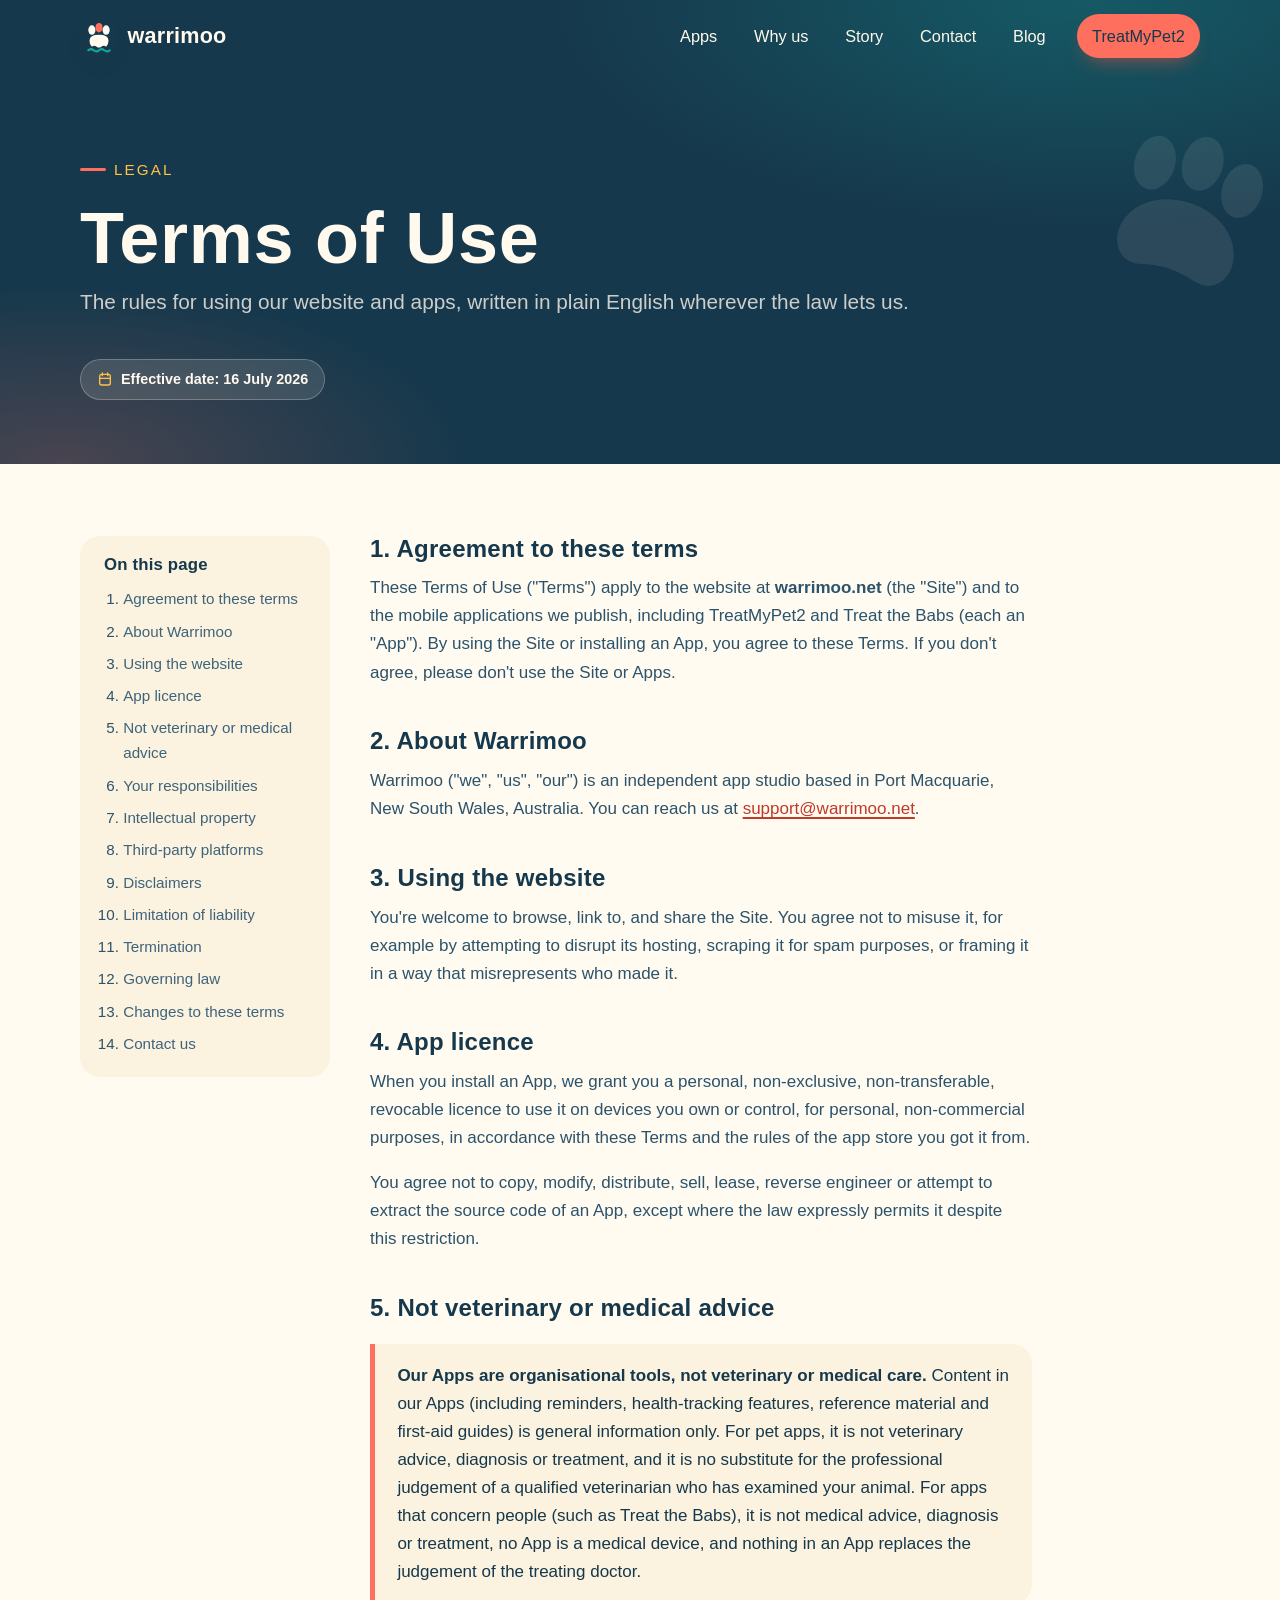
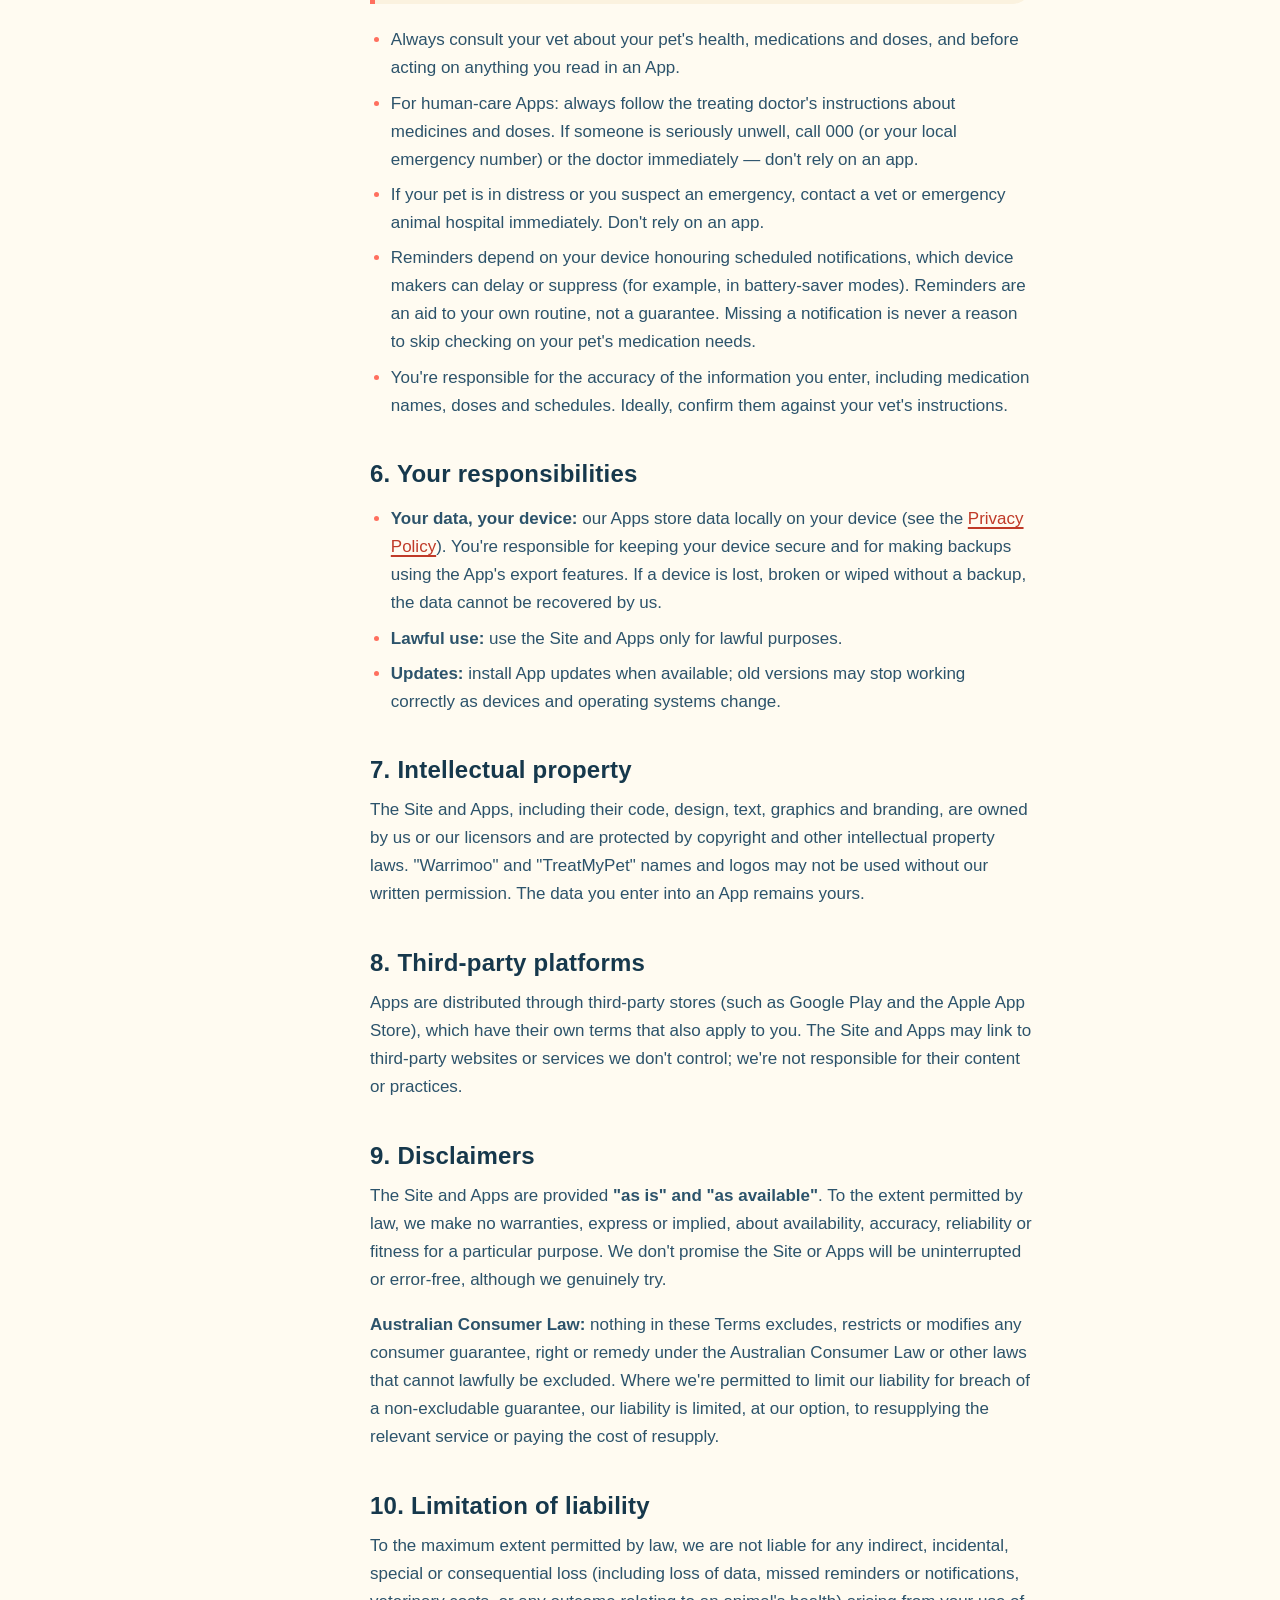
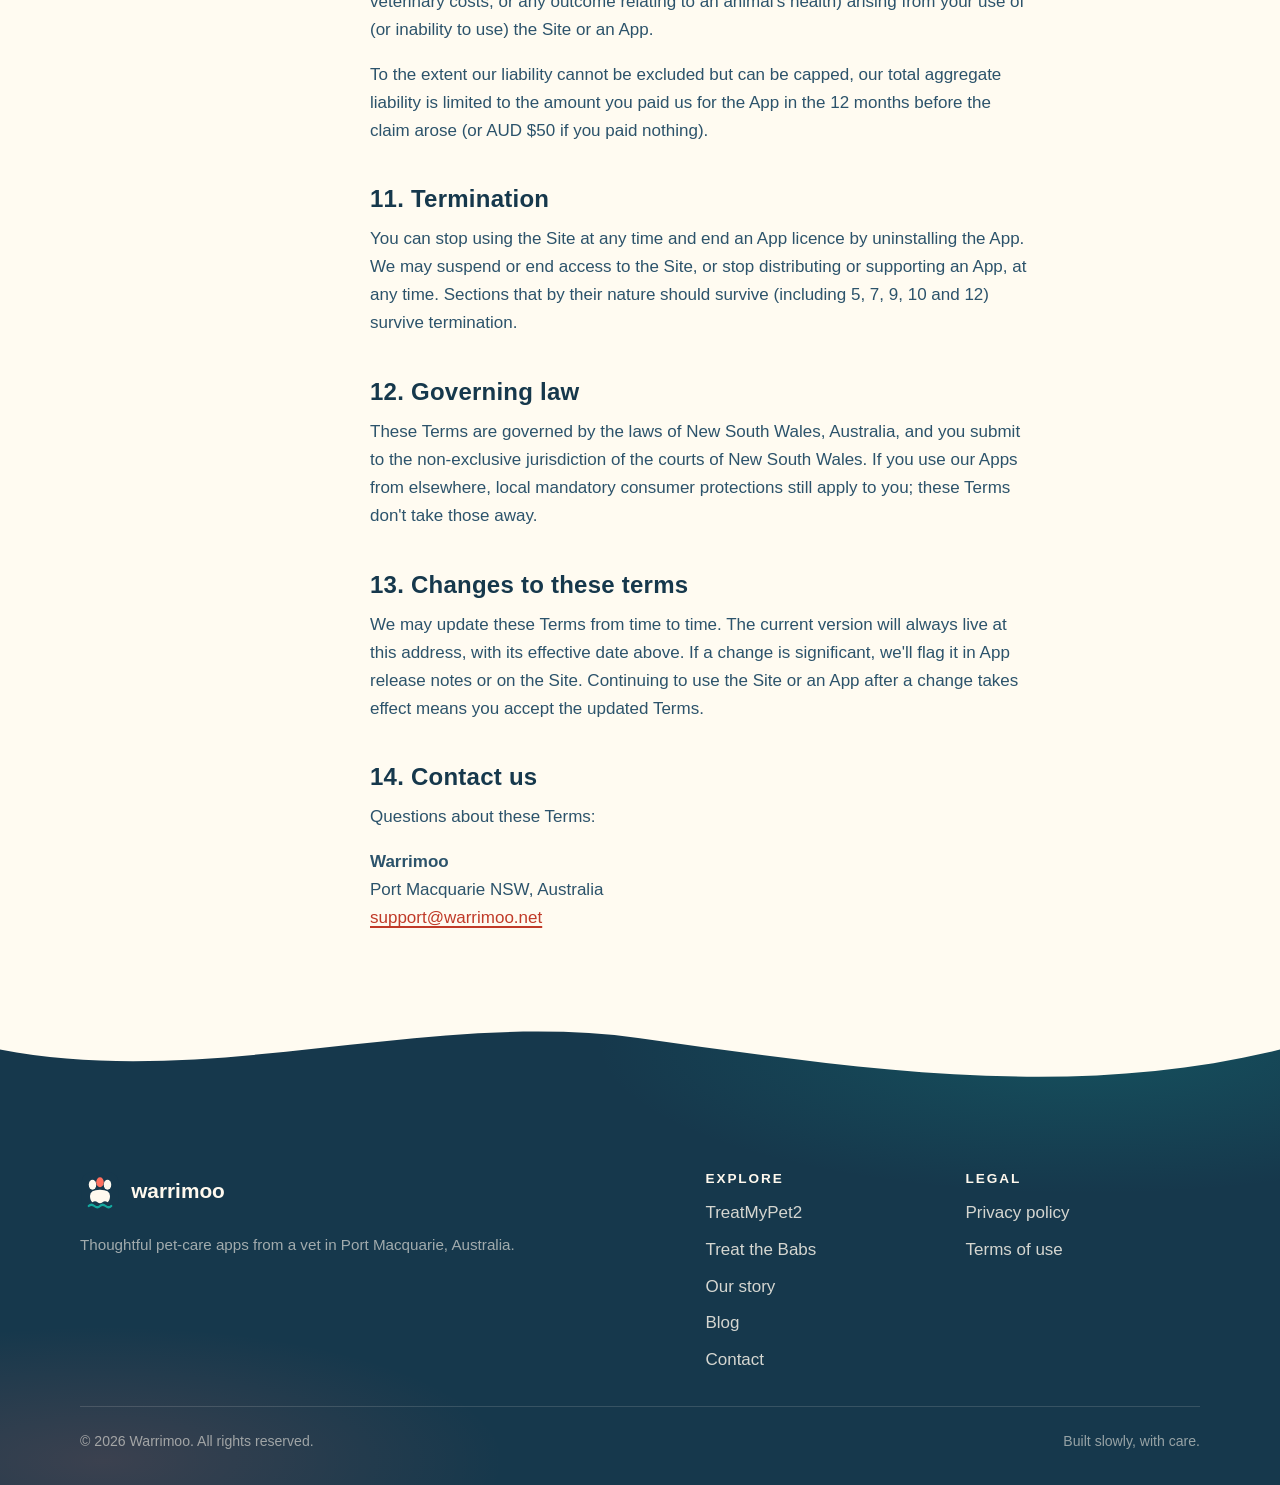
<file: terms.html>
<!DOCTYPE html>
<html lang="en-AU">
<head>
  <meta charset="UTF-8">
  <meta name="viewport" content="width=device-width, initial-scale=1">
  <!-- GitHub Pages can't send security headers, so CSP + referrer ship as meta tags -->
  <meta http-equiv="Content-Security-Policy" content="default-src 'self'; script-src 'self'; style-src 'self' 'unsafe-inline' https://fonts.googleapis.com; font-src https://fonts.gstatic.com; img-src 'self'; object-src 'none'; base-uri 'self'; form-action 'none'; frame-src 'none'">
  <meta name="referrer" content="strict-origin-when-cross-origin">
  <title>Terms of Use | Warrimoo</title>
  <meta name="description" content="Terms of use for the Warrimoo website and our care apps, including TreatMyPet2 and Treat the Babs.">
  <meta name="theme-color" content="#16384C">
  <link rel="canonical" href="https://warrimoo.net/terms.html">
  <meta name="robots" content="index,follow">
  <link rel="icon" type="image/svg+xml" href="assets/img/favicon.svg">
  <link rel="preconnect" href="https://fonts.googleapis.com">
  <link rel="preconnect" href="https://fonts.gstatic.com" crossorigin>
  <link href="https://fonts.googleapis.com/css2?family=Cabin:wght@400;500;600;700&family=Fredoka:wght@400..600&display=swap" rel="stylesheet">
  <link rel="stylesheet" href="assets/css/style.css">
</head>
<body>
  <a class="skip-link" href="#main">Skip to content</a>

  <header class="site-header">
    <div class="container">
      <a class="brand" href="index.html" aria-label="Warrimoo home">
        <img class="brand__glyph" src="assets/img/favicon.svg" alt="" width="38" height="38">
        warrimoo
      </a>
      <nav class="site-nav" aria-label="Primary">
        <a href="index.html#apps">Apps</a>
        <a href="index.html#why">Why us</a>
        <a href="index.html#story">Story</a>
        <a href="index.html#contact">Contact</a>
        <a href="https://blog.warrimoo.net">Blog</a>
        <a class="nav-cta" href="apps/treatmypet.html">TreatMyPet2</a>
      </nav>
      <button class="nav-toggle" aria-expanded="false" aria-controls="mobile-nav" aria-label="Menu">
        <span></span><span></span><span></span>
      </button>
    </div>
  </header>

  <nav class="mobile-nav" id="mobile-nav" aria-label="Mobile">
    <a href="index.html">Home</a>
    <a href="apps/treatmypet.html">TreatMyPet2</a>
    <a href="apps/treatbabs.html">Treat the Babs</a>
    <a href="privacy.html">Privacy</a>
    <a href="terms.html" aria-current="page">Terms</a>
    <a href="index.html#contact">Contact</a>
    <a href="https://blog.warrimoo.net">Blog</a>
    <svg class="mobile-nav__paw" viewBox="0 0 24 24" fill="currentColor" aria-hidden="true" style="color:var(--cream)">
      <ellipse cx="7" cy="9" rx="2.2" ry="3"/><ellipse cx="12" cy="7.5" rx="2.2" ry="3"/><ellipse cx="17" cy="9" rx="2.2" ry="3"/>
      <path d="M12 12c4 0 6.5 2.6 6.5 5.2 0 2-1.6 3.3-3.3 2.8-1.2-.3-2-.5-3.2-.5s-2 .2-3.2.5c-1.7.5-3.3-.8-3.3-2.8C5.5 14.6 8 12 12 12Z"/>
    </svg>
  </nav>

  <main id="main">
    <section class="page-hero">
      <svg class="page-hero__paws" viewBox="0 0 24 24" fill="currentColor" aria-hidden="true">
        <ellipse cx="7" cy="9" rx="2.2" ry="3"/><ellipse cx="12" cy="7.5" rx="2.2" ry="3"/><ellipse cx="17" cy="9" rx="2.2" ry="3"/>
        <path d="M12 12c4 0 6.5 2.6 6.5 5.2 0 2-1.6 3.3-3.3 2.8-1.2-.3-2-.5-3.2-.5s-2 .2-3.2.5c-1.7.5-3.3-.8-3.3-2.8C5.5 14.6 8 12 12 12Z"/>
      </svg>
      <div class="container">
        <p class="eyebrow" style="color:var(--sun)">Legal</p>
        <h1>Terms of Use</h1>
        <p class="lead">The rules for using our website and apps, written in plain English wherever the law lets us.</p>
        <span class="meta-chip">
          <svg viewBox="0 0 24 24" fill="none" stroke="currentColor" stroke-width="2" stroke-linecap="round" stroke-linejoin="round" aria-hidden="true"><rect x="4" y="5" width="16" height="16" rx="3"/><path d="M8 3v4m8-4v4M4 11h16"/></svg>
          Effective date: 16 July 2026
        </span>
      </div>
    </section>

    <section class="section section--tight">
      <div class="container legal-grid">
        <aside class="toc" aria-label="Table of contents">
          <h2>On this page</h2>
          <ol>
            <li><a href="#agreement">Agreement to these terms</a></li>
            <li><a href="#about">About Warrimoo</a></li>
            <li><a href="#website-use">Using the website</a></li>
            <li><a href="#licence">App licence</a></li>
            <li><a href="#not-vet-advice">Not veterinary or medical advice</a></li>
            <li><a href="#responsibilities">Your responsibilities</a></li>
            <li><a href="#ip">Intellectual property</a></li>
            <li><a href="#third-party">Third-party platforms</a></li>
            <li><a href="#disclaimer">Disclaimers</a></li>
            <li><a href="#liability">Limitation of liability</a></li>
            <li><a href="#termination">Termination</a></li>
            <li><a href="#law">Governing law</a></li>
            <li><a href="#changes">Changes to these terms</a></li>
            <li><a href="#contact">Contact us</a></li>
          </ol>
        </aside>

        <article class="prose">
          <h2 id="agreement">1. Agreement to these terms</h2>
          <p>These Terms of Use ("Terms") apply to the website at <strong>warrimoo.net</strong> (the "Site") and to the mobile applications we publish, including TreatMyPet2 and Treat the Babs (each an "App"). By using the Site or installing an App, you agree to these Terms. If you don't agree, please don't use the Site or Apps.</p>

          <h2 id="about">2. About Warrimoo</h2>
          <p>Warrimoo ("we", "us", "our") is an independent app studio based in Port Macquarie, New South Wales, Australia. You can reach us at <a href="mailto:support@warrimoo.net">support@warrimoo.net</a>.</p>

          <h2 id="website-use">3. Using the website</h2>
          <p>You're welcome to browse, link to, and share the Site. You agree not to misuse it, for example by attempting to disrupt its hosting, scraping it for spam purposes, or framing it in a way that misrepresents who made it.</p>

          <h2 id="licence">4. App licence</h2>
          <p>When you install an App, we grant you a personal, non-exclusive, non-transferable, revocable licence to use it on devices you own or control, for personal, non-commercial purposes, in accordance with these Terms and the rules of the app store you got it from.</p>
          <p>You agree not to copy, modify, distribute, sell, lease, reverse engineer or attempt to extract the source code of an App, except where the law expressly permits it despite this restriction.</p>

          <h2 id="not-vet-advice">5. Not veterinary or medical advice</h2>
          <div class="callout callout--coral">
            <p><strong>Our Apps are organisational tools, not veterinary or medical care.</strong> Content in our Apps (including reminders, health-tracking features, reference material and first-aid guides) is general information only. For pet apps, it is not veterinary advice, diagnosis or treatment, and it is no substitute for the professional judgement of a qualified veterinarian who has examined your animal. For apps that concern people (such as Treat the Babs), it is not medical advice, diagnosis or treatment, no App is a medical device, and nothing in an App replaces the judgement of the treating doctor.</p>
          </div>
          <ul>
            <li>Always consult your vet about your pet's health, medications and doses, and before acting on anything you read in an App.</li>
            <li>For human-care Apps: always follow the treating doctor's instructions about medicines and doses. If someone is seriously unwell, call 000 (or your local emergency number) or the doctor immediately — don't rely on an app.</li>
            <li>If your pet is in distress or you suspect an emergency, contact a vet or emergency animal hospital immediately. Don't rely on an app.</li>
            <li>Reminders depend on your device honouring scheduled notifications, which device makers can delay or suppress (for example, in battery-saver modes). Reminders are an aid to your own routine, not a guarantee. Missing a notification is never a reason to skip checking on your pet's medication needs.</li>
            <li>You're responsible for the accuracy of the information you enter, including medication names, doses and schedules. Ideally, confirm them against your vet's instructions.</li>
          </ul>

          <h2 id="responsibilities">6. Your responsibilities</h2>
          <ul>
            <li><strong>Your data, your device:</strong> our Apps store data locally on your device (see the <a href="privacy.html">Privacy Policy</a>). You're responsible for keeping your device secure and for making backups using the App's export features. If a device is lost, broken or wiped without a backup, the data cannot be recovered by us.</li>
            <li><strong>Lawful use:</strong> use the Site and Apps only for lawful purposes.</li>
            <li><strong>Updates:</strong> install App updates when available; old versions may stop working correctly as devices and operating systems change.</li>
          </ul>

          <h2 id="ip">7. Intellectual property</h2>
          <p>The Site and Apps, including their code, design, text, graphics and branding, are owned by us or our licensors and are protected by copyright and other intellectual property laws. "Warrimoo" and "TreatMyPet" names and logos may not be used without our written permission. The data you enter into an App remains yours.</p>

          <h2 id="third-party">8. Third-party platforms</h2>
          <p>Apps are distributed through third-party stores (such as Google Play and the Apple App Store), which have their own terms that also apply to you. The Site and Apps may link to third-party websites or services we don't control; we're not responsible for their content or practices.</p>

          <h2 id="disclaimer">9. Disclaimers</h2>
          <p>The Site and Apps are provided <strong>"as is" and "as available"</strong>. To the extent permitted by law, we make no warranties, express or implied, about availability, accuracy, reliability or fitness for a particular purpose. We don't promise the Site or Apps will be uninterrupted or error-free, although we genuinely try.</p>
          <p><strong>Australian Consumer Law:</strong> nothing in these Terms excludes, restricts or modifies any consumer guarantee, right or remedy under the Australian Consumer Law or other laws that cannot lawfully be excluded. Where we're permitted to limit our liability for breach of a non-excludable guarantee, our liability is limited, at our option, to resupplying the relevant service or paying the cost of resupply.</p>

          <h2 id="liability">10. Limitation of liability</h2>
          <p>To the maximum extent permitted by law, we are not liable for any indirect, incidental, special or consequential loss (including loss of data, missed reminders or notifications, veterinary costs, or any outcome relating to an animal's health) arising from your use of (or inability to use) the Site or an App.</p>
          <p>To the extent our liability cannot be excluded but can be capped, our total aggregate liability is limited to the amount you paid us for the App in the 12 months before the claim arose (or AUD $50 if you paid nothing).</p>

          <h2 id="termination">11. Termination</h2>
          <p>You can stop using the Site at any time and end an App licence by uninstalling the App. We may suspend or end access to the Site, or stop distributing or supporting an App, at any time. Sections that by their nature should survive (including 5, 7, 9, 10 and 12) survive termination.</p>

          <h2 id="law">12. Governing law</h2>
          <p>These Terms are governed by the laws of New South Wales, Australia, and you submit to the non-exclusive jurisdiction of the courts of New South Wales. If you use our Apps from elsewhere, local mandatory consumer protections still apply to you; these Terms don't take those away.</p>

          <h2 id="changes">13. Changes to these terms</h2>
          <p>We may update these Terms from time to time. The current version will always live at this address, with its effective date above. If a change is significant, we'll flag it in App release notes or on the Site. Continuing to use the Site or an App after a change takes effect means you accept the updated Terms.</p>

          <h2 id="contact">14. Contact us</h2>
          <p>Questions about these Terms:</p>
          <p><strong>Warrimoo</strong><br>
          Port Macquarie NSW, Australia<br>
          <a href="mailto:support@warrimoo.net">support@warrimoo.net</a></p>
        </article>
      </div>
    </section>

    <div class="ink-band">
      <svg class="wave-divider" viewBox="0 0 2880 90" preserveAspectRatio="none" aria-hidden="true" style="color:var(--sand-50)">
        <path d="M0,0 H5760 V40 C5280,86 4800,56 4320,30 C3840,4 3360,76 2880,40 C2400,86 1920,56 1440,30 C960,4 480,76 0,40 Z" fill="currentColor"/>
      </svg>
      <footer class="site-footer">
        <div class="container">
          <div>
            <p class="footer-brand"><img src="assets/img/favicon.svg" alt="" width="40" height="40">warrimoo</p>
            <p class="footer-tag">Thoughtful pet-care apps from a vet in Port Macquarie, Australia.</p>
          </div>
          <div class="footer-cols">
            <div class="footer-col">
              <h4>Explore</h4>
              <ul>
                <li><a href="apps/treatmypet.html">TreatMyPet2</a></li>
                <li><a href="apps/treatbabs.html">Treat the Babs</a></li>
                <li><a href="index.html#story">Our story</a></li>
                <li><a href="https://blog.warrimoo.net">Blog</a></li>
                <li><a href="mailto:support@warrimoo.net">Contact</a></li>
              </ul>
            </div>
            <div class="footer-col">
              <h4>Legal</h4>
              <ul>
                <li><a href="privacy.html">Privacy policy</a></li>
                <li><a href="terms.html">Terms of use</a></li>
              </ul>
            </div>
          </div>
          <div class="footer-base">
            <span>© <span data-year>2026</span> Warrimoo. All rights reserved.</span>
            <span>Built slowly, with care.</span>
          </div>
        </div>
      </footer>
    </div>
  </main>

  <button class="paw-fab" aria-label="Back to top">
    <svg class="ring" viewBox="0 0 60 60" aria-hidden="true"><circle cx="30" cy="30" r="26"/></svg>
    <svg class="paw-icon" viewBox="0 0 24 24" fill="currentColor" aria-hidden="true">
      <ellipse cx="7" cy="9" rx="2.2" ry="3"/><ellipse cx="12" cy="7.5" rx="2.2" ry="3"/><ellipse cx="17" cy="9" rx="2.2" ry="3"/>
      <path d="M12 12c4 0 6.5 2.6 6.5 5.2 0 2-1.6 3.3-3.3 2.8-1.2-.3-2-.5-3.2-.5s-2 .2-3.2.5c-1.7.5-3.3-.8-3.3-2.8C5.5 14.6 8 12 12 12Z"/>
    </svg>
  </button>

  <script src="assets/js/main.js" defer></script>
</body>
</html>
</file>
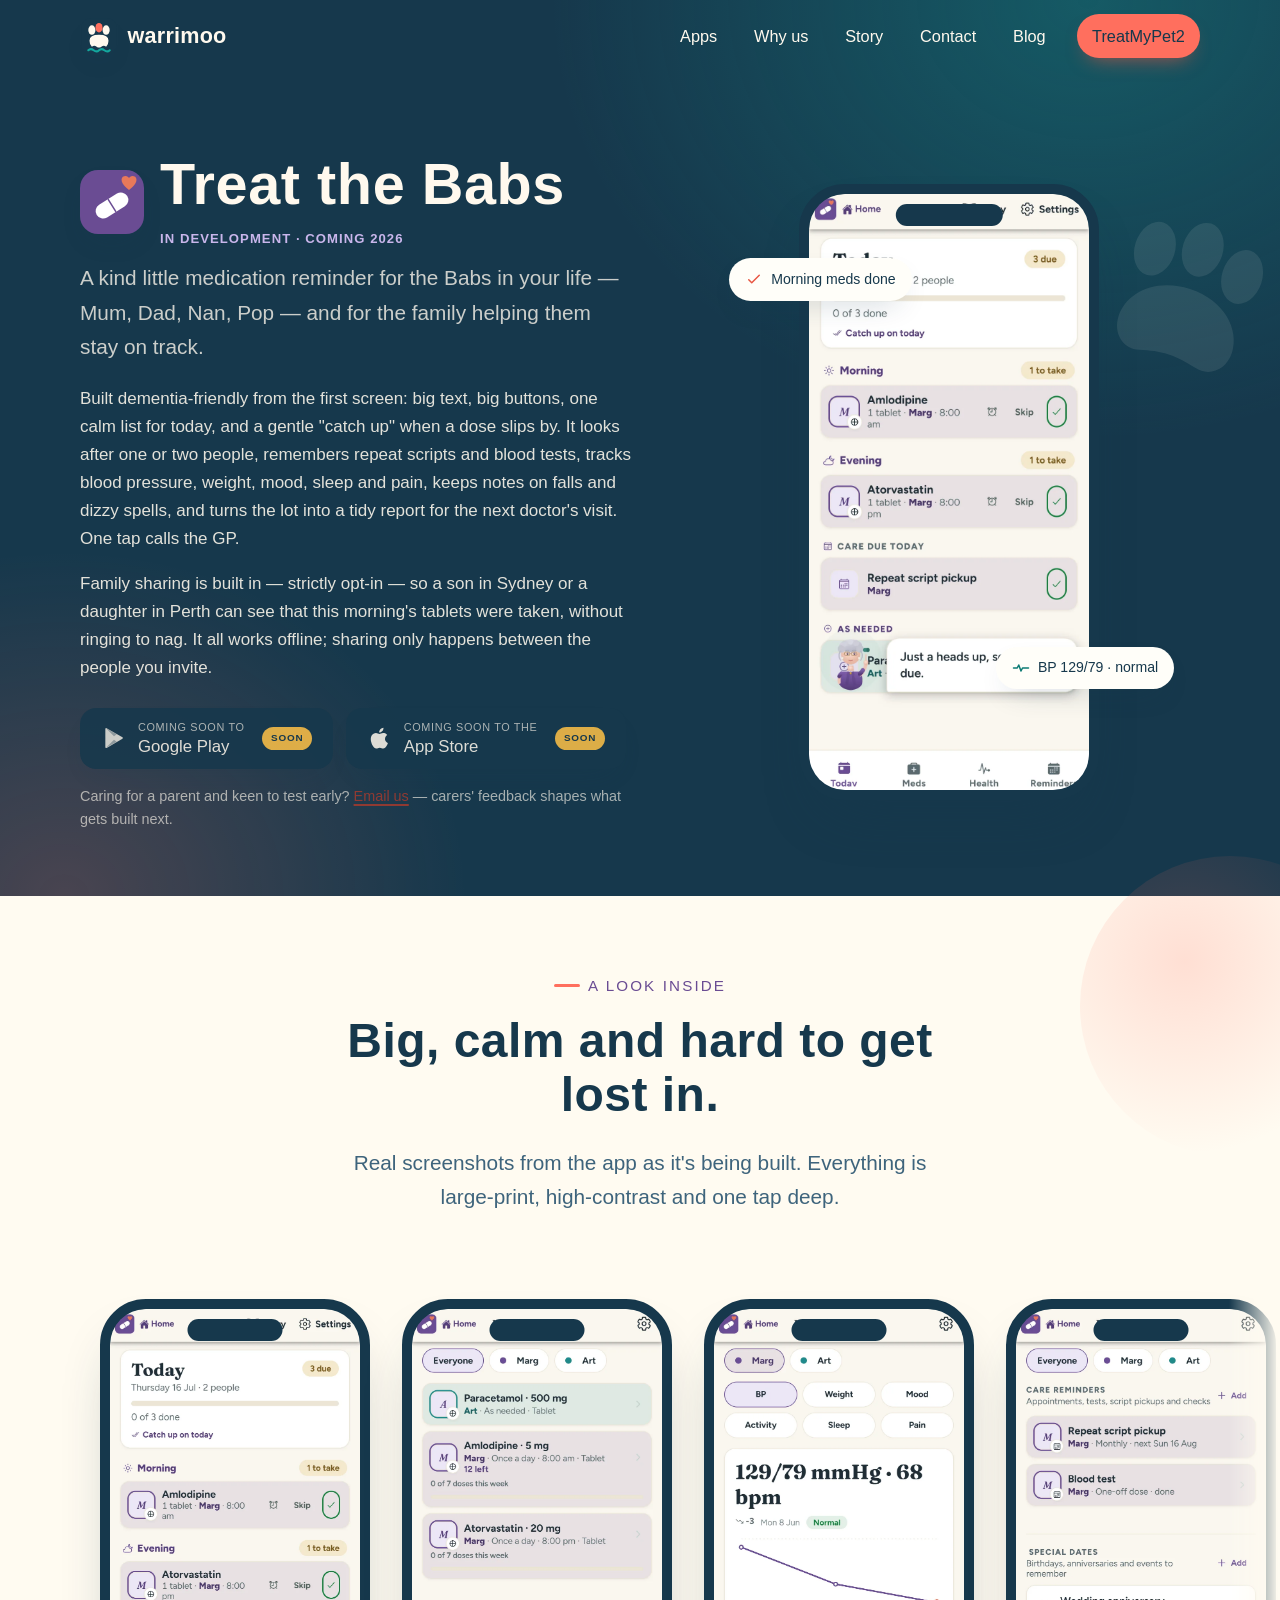
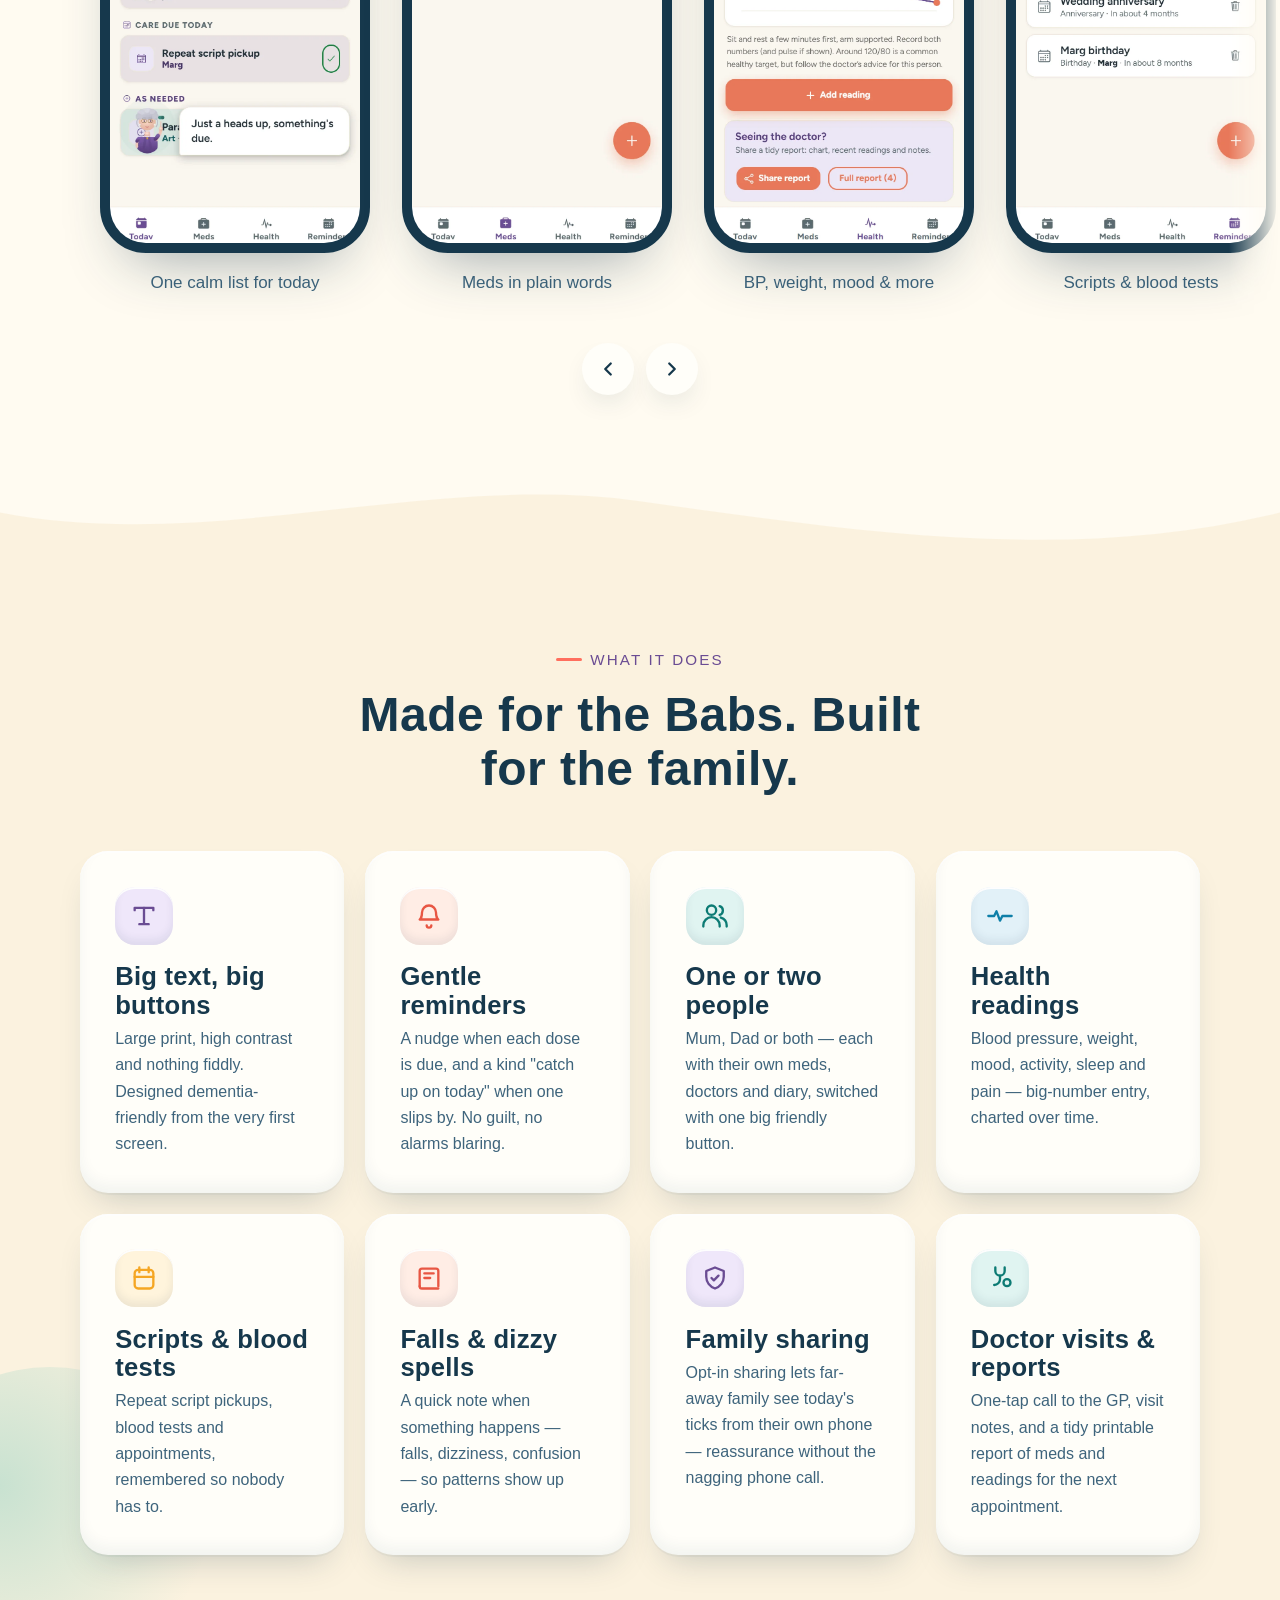
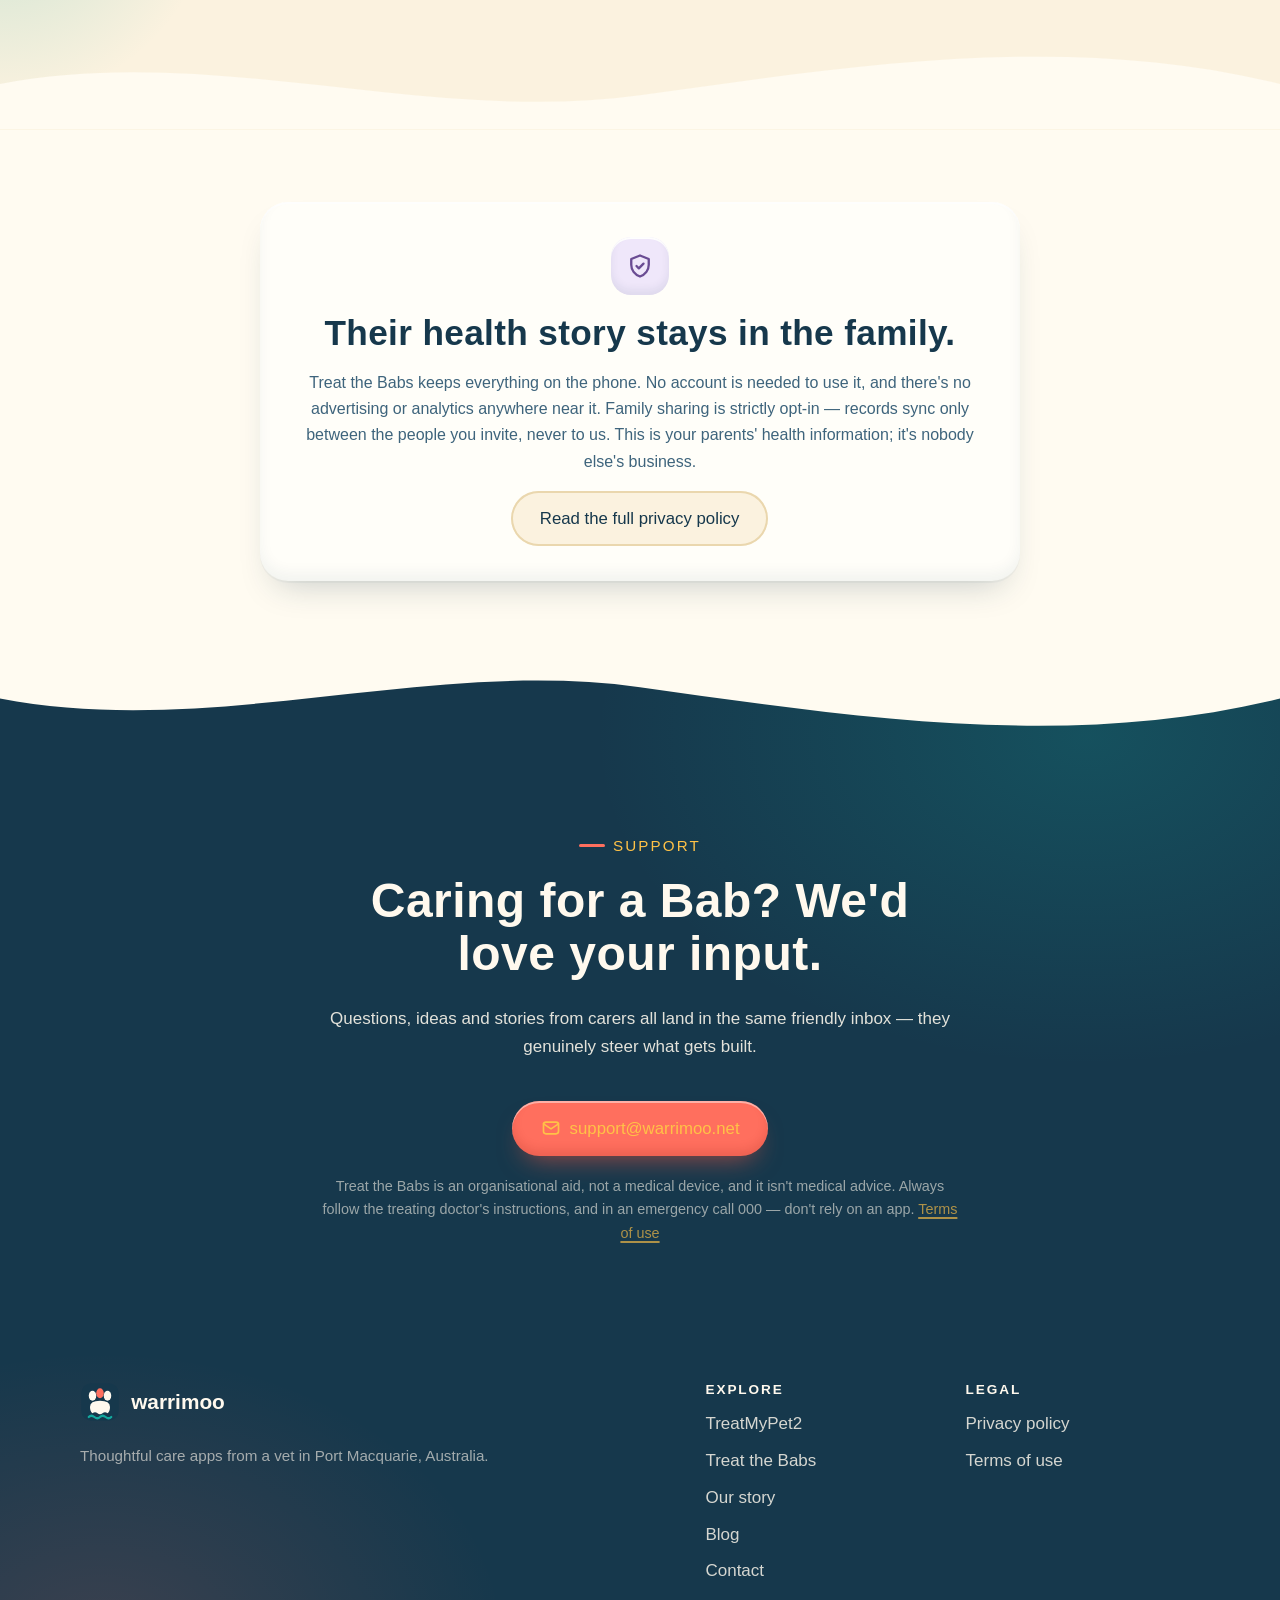
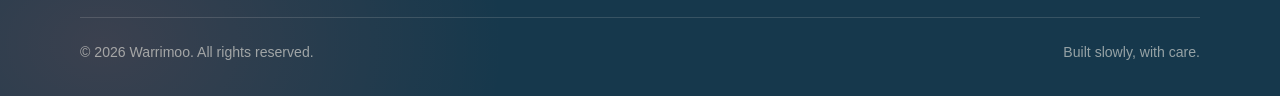
<file: apps/treatbabs.html>
<!DOCTYPE html>
<html lang="en-AU">
<head>
  <meta charset="UTF-8">
  <meta name="viewport" content="width=device-width, initial-scale=1">
  <!-- GitHub Pages can't send security headers, so CSP + referrer ship as meta tags -->
  <meta http-equiv="Content-Security-Policy" content="default-src 'self'; script-src 'self'; style-src 'self' 'unsafe-inline' https://fonts.googleapis.com; font-src https://fonts.gstatic.com; img-src 'self'; object-src 'none'; base-uri 'self'; form-action 'none'; frame-src 'none'">
  <meta name="referrer" content="strict-origin-when-cross-origin">
  <title>Treat the Babs | Medication reminders for elderly family | Warrimoo</title>
  <meta name="description" content="Treat the Babs is a big-text, dementia-friendly medication reminder for an elderly parent or couple — with blood pressure and mood tracking, family sharing and tidy reports for the doctor. From Australian indie studio Warrimoo.">
  <meta name="theme-color" content="#16384C">
  <link rel="canonical" href="https://warrimoo.net/apps/treatbabs.html">
  <meta property="og:type" content="website">
  <meta property="og:title" content="Treat the Babs | Medication reminders for elderly family">
  <meta property="og:description" content="Big text, gentle reminders and tidy doctor reports — a kind little app for the Babs in your life, and the family helping them.">
  <meta property="og:url" content="https://warrimoo.net/apps/treatbabs.html">
  <meta name="twitter:card" content="summary">
  <link rel="icon" type="image/svg+xml" href="../assets/img/favicon.svg">
  <link rel="preconnect" href="https://fonts.googleapis.com">
  <link rel="preconnect" href="https://fonts.gstatic.com" crossorigin>
  <link href="https://fonts.googleapis.com/css2?family=Cabin:wght@400;500;600;700&family=Fredoka:wght@400..600&display=swap" rel="stylesheet">
  <link rel="stylesheet" href="../assets/css/style.css">
</head>
<body>
  <a class="skip-link" href="#main">Skip to content</a>

  <header class="site-header">
    <div class="container">
      <a class="brand" href="../index.html" aria-label="Warrimoo home">
        <img class="brand__glyph" src="../assets/img/favicon.svg" alt="" width="38" height="38">
        warrimoo
      </a>
      <nav class="site-nav" aria-label="Primary">
        <a href="../index.html#apps">Apps</a>
        <a href="../index.html#why">Why us</a>
        <a href="../index.html#story">Story</a>
        <a href="../index.html#contact">Contact</a>
        <a href="https://blog.warrimoo.net">Blog</a>
        <a class="nav-cta" href="treatmypet.html">TreatMyPet2</a>
      </nav>
      <button class="nav-toggle" aria-expanded="false" aria-controls="mobile-nav" aria-label="Menu">
        <span></span><span></span><span></span>
      </button>
    </div>
  </header>

  <nav class="mobile-nav" id="mobile-nav" aria-label="Mobile">
    <a href="../index.html">Home</a>
    <a href="treatmypet.html">TreatMyPet2</a>
    <a href="treatbabs.html" aria-current="page">Treat the Babs</a>
    <a href="../index.html#contact">Contact</a>
    <a href="../privacy.html">Privacy</a>
    <a href="https://blog.warrimoo.net">Blog</a>
    <svg class="mobile-nav__paw" viewBox="0 0 24 24" fill="currentColor" aria-hidden="true" style="color:var(--cream)">
      <ellipse cx="7" cy="9" rx="2.2" ry="3"/><ellipse cx="12" cy="7.5" rx="2.2" ry="3"/><ellipse cx="17" cy="9" rx="2.2" ry="3"/>
      <path d="M12 12c4 0 6.5 2.6 6.5 5.2 0 2-1.6 3.3-3.3 2.8-1.2-.3-2-.5-3.2-.5s-2 .2-3.2.5c-1.7.5-3.3-.8-3.3-2.8C5.5 14.6 8 12 12 12Z"/>
    </svg>
  </nav>

  <main id="main">

    <!-- ============ APP HERO ============ -->
    <section class="page-hero">
      <svg class="page-hero__paws" viewBox="0 0 24 24" fill="currentColor" aria-hidden="true">
        <ellipse cx="7" cy="9" rx="2.2" ry="3"/><ellipse cx="12" cy="7.5" rx="2.2" ry="3"/><ellipse cx="17" cy="9" rx="2.2" ry="3"/>
        <path d="M12 12c4 0 6.5 2.6 6.5 5.2 0 2-1.6 3.3-3.3 2.8-1.2-.3-2-.5-3.2-.5s-2 .2-3.2.5c-1.7.5-3.3-.8-3.3-2.8C5.5 14.6 8 12 12 12Z"/>
      </svg>
      <div class="container">
        <div class="showcase">
          <div data-reveal>
            <div class="app-title-row">
              <img src="../assets/img/treatbabs/app-icon.svg" alt="Treat the Babs app icon" width="64" height="64">
              <div>
                <h1 style="font-size:clamp(2.2rem,4.5vw + 1rem,3.6rem)">Treat the Babs</h1>
                <span class="app-status" style="color:#C9B6EB">In development · coming 2026</span>
              </div>
            </div>
            <p class="lead">A kind little medication reminder for the Babs in your life — Mum, Dad, Nan, Pop — and for the family helping them stay on track.</p>
            <p>Built dementia-friendly from the first screen: big text, big buttons, one calm list for today, and a gentle "catch up" when a dose slips by. It looks after one or two people, remembers repeat scripts and blood tests, tracks blood pressure, weight, mood, sleep and pain, keeps notes on falls and dizzy spells, and turns the lot into a tidy report for the next doctor's visit. One tap calls the GP.</p>
            <p>Family sharing is built in — strictly opt-in — so a son in Sydney or a daughter in Perth can see that this morning's tablets were taken, without ringing to nag. It all works offline; sharing only happens between the people you invite.</p>
            <div class="store-badges">
              <span class="store-badge is-soon" aria-label="Coming soon to Google Play">
                <svg viewBox="0 0 24 24" fill="currentColor" aria-hidden="true"><path d="M4 3.5v17c0 .6.7 1 1.2.7l14.6-8.5c.5-.3.5-1 0-1.3L5.2 2.9c-.5-.3-1.2.1-1.2.6Z" opacity=".9"/><path d="m14.5 8.6-9.9-5.7 7.4 7.4 2.5-1.7Zm0 6.8-2.5-1.7-7.4 7.4 9.9-5.7Z" fill="#16384C" opacity=".35"/></svg>
                <span><small>Coming soon to</small><b>Google Play</b></span>
                <span class="soon-tag">Soon</span>
              </span>
              <span class="store-badge is-soon" aria-label="Coming soon to the Apple App Store">
                <svg viewBox="0 0 24 24" fill="currentColor" aria-hidden="true"><path d="M16.6 12.9c0-2.4 2-3.6 2.1-3.7-1.1-1.7-2.9-1.9-3.5-1.9-1.5-.2-2.9.9-3.7.9-.8 0-1.9-.9-3.2-.9-1.6 0-3.1 1-4 2.4-1.7 2.9-.4 7.3 1.2 9.7.8 1.2 1.8 2.5 3.1 2.4 1.2 0 1.7-.8 3.2-.8s1.9.8 3.2.8c1.3 0 2.2-1.2 3-2.4.9-1.4 1.3-2.7 1.3-2.8-.1 0-2.6-1-2.7-3.7ZM14.2 5.6c.7-.8 1.1-1.9 1-3.1-1 0-2.2.7-2.9 1.5-.6.7-1.2 1.9-1 3 1.1.1 2.2-.6 2.9-1.4Z"/></svg>
                <span><small>Coming soon to the</small><b>App Store</b></span>
                <span class="soon-tag">Soon</span>
              </span>
            </div>
            <p style="font-size:.9rem;opacity:.7;margin-top:1rem">Caring for a parent and keen to test early? <a href="mailto:support@warrimoo.net?subject=Treat%20the%20Babs%20beta">Email us</a> — carers' feedback shapes what gets built next.</p>
          </div>
          <div class="showcase__phone" data-reveal="pop" style="--d:.15s">
            <div class="phone phone--float">
              <div class="phone__notch" aria-hidden="true"></div>
              <div class="phone__screen">
                <img src="../assets/img/treatbabs/screen-today.webp" alt="Treat the Babs Today screen: large-print morning and evening medications for Marg and Art with big tick buttons" width="390" height="844">
              </div>
            </div>
            <span class="float-chip float-chip--1" aria-hidden="true">
              <svg viewBox="0 0 24 24" fill="none" stroke="currentColor" stroke-width="2" stroke-linecap="round" stroke-linejoin="round"><path d="m5 13 4 4L19 7"/></svg>
              Morning meds done
            </span>
            <span class="float-chip float-chip--2" aria-hidden="true">
              <svg viewBox="0 0 24 24" fill="none" stroke="currentColor" stroke-width="2" stroke-linecap="round" stroke-linejoin="round"><path d="M2 12h5l2-4 3 8 2-4h8"/></svg>
              BP 129/79 · normal
            </span>
          </div>
        </div>
      </div>
    </section>

    <!-- ============ SCREENSHOTS ============ -->
    <section class="section section--tight" id="screens">
      <div class="blob blob--coral" style="width:300px;height:300px;top:-40px;right:-100px" aria-hidden="true"></div>
      <div class="container">
        <div class="section-head section-head--center" data-reveal>
          <p class="eyebrow" style="color:#6A4C93">A look inside</p>
          <h2>Big, calm and hard to get lost in.</h2>
          <p class="lead">Real screenshots from the app as it's being built. Everything is large-print, high-contrast and one tap deep.</p>
        </div>
      </div>
      <div class="shots-wrap" data-reveal>
        <div class="shots" tabindex="0" aria-label="Treat the Babs screenshots, scroll horizontally">
          <figure>
            <div class="phone"><div class="phone__notch" aria-hidden="true"></div><div class="phone__screen"><img src="../assets/img/treatbabs/screen-today.webp" alt="Today screen: one calm list of morning and evening medicines with big tick buttons" width="390" height="844"></div></div>
            <figcaption>One calm list for today</figcaption>
          </figure>
          <figure>
            <div class="phone"><div class="phone__notch" aria-hidden="true"></div><div class="phone__screen"><img src="../assets/img/treatbabs/screen-meds.webp" alt="Meds screen: each medicine in plain words with strength, dose and time" loading="lazy" width="390" height="844"></div></div>
            <figcaption>Meds in plain words</figcaption>
          </figure>
          <figure>
            <div class="phone"><div class="phone__notch" aria-hidden="true"></div><div class="phone__screen"><img src="../assets/img/treatbabs/screen-health.webp" alt="Health screen: blood pressure chart reading 129 over 79 marked Normal, with a shareable doctor report" loading="lazy" width="390" height="844"></div></div>
            <figcaption>BP, weight, mood &amp; more</figcaption>
          </figure>
          <figure>
            <div class="phone"><div class="phone__notch" aria-hidden="true"></div><div class="phone__screen"><img src="../assets/img/treatbabs/screen-reminders.webp" alt="Reminders screen: repeat script pickups and blood test reminders" loading="lazy" width="390" height="844"></div></div>
            <figcaption>Scripts &amp; blood tests</figcaption>
          </figure>
          <figure>
            <div class="phone"><div class="phone__notch" aria-hidden="true"></div><div class="phone__screen"><img src="../assets/img/treatbabs/screen-people.webp" alt="People screen: profiles for one or two people with their doctors ready to call in one tap" loading="lazy" width="390" height="844"></div></div>
            <figcaption>One or two Babs</figcaption>
          </figure>
        </div>
        <div class="shots-nav">
          <button type="button" data-shots-prev aria-label="Previous screenshot">
            <svg viewBox="0 0 24 24" fill="none" stroke="currentColor" stroke-width="2.5" stroke-linecap="round" stroke-linejoin="round"><path d="M15 6l-6 6 6 6"/></svg>
          </button>
          <button type="button" data-shots-next aria-label="Next screenshot">
            <svg viewBox="0 0 24 24" fill="none" stroke="currentColor" stroke-width="2.5" stroke-linecap="round" stroke-linejoin="round"><path d="M9 6l6 6-6 6"/></svg>
          </button>
        </div>
      </div>
    </section>

    <!-- ============ FEATURES ============ -->
    <section class="bg-sand-100" id="features">
      <svg class="wave-divider" viewBox="0 0 2880 90" preserveAspectRatio="none" aria-hidden="true" style="color:var(--sand-50)">
        <path d="M0,0 H5760 V40 C5280,86 4800,56 4320,30 C3840,4 3360,76 2880,40 C2400,86 1920,56 1440,30 C960,4 480,76 0,40 Z" fill="currentColor"/>
      </svg>
      <div class="section section--tight">
        <div class="blob blob--teal" style="width:340px;height:340px;bottom:-80px;left:-120px" aria-hidden="true"></div>
        <div class="container">
          <div class="section-head section-head--center" data-reveal>
            <p class="eyebrow" style="color:#6A4C93">What it does</p>
            <h2>Made for the Babs. Built for the family.</h2>
          </div>
          <div class="card-grid card-grid--4" data-reveal-group="0.07">
            <div class="clay-card">
              <span class="icon-bubble" style="background:#EFE7FA;color:#6A4C93" aria-hidden="true"><svg viewBox="0 0 24 24" fill="none" stroke="currentColor" stroke-width="2" stroke-linecap="round" stroke-linejoin="round"><path d="M4 7V5h16v2"/><path d="M12 5v14m-4 0h8"/></svg></span>
              <h3>Big text, big buttons</h3>
              <p>Large print, high contrast and nothing fiddly. Designed dementia-friendly from the very first screen.</p>
            </div>
            <div class="clay-card">
              <span class="icon-bubble icon-bubble--coral" aria-hidden="true"><svg viewBox="0 0 24 24" fill="none" stroke="currentColor" stroke-width="2" stroke-linecap="round" stroke-linejoin="round"><path d="M6 9a6 6 0 0 1 12 0c0 5 2 6 2 6H4s2-1 2-6"/><path d="M10 20a2 2 0 0 0 4 0"/></svg></span>
              <h3>Gentle reminders</h3>
              <p>A nudge when each dose is due, and a kind "catch up on today" when one slips by. No guilt, no alarms blaring.</p>
            </div>
            <div class="clay-card">
              <span class="icon-bubble icon-bubble--teal" aria-hidden="true"><svg viewBox="0 0 24 24" fill="none" stroke="currentColor" stroke-width="2" stroke-linecap="round" stroke-linejoin="round"><path d="M9 11a4 4 0 1 0 0-8 4 4 0 0 0 0 8Z"/><path d="M2 21v-1a7 7 0 0 1 14 0v1"/><path d="M16 3.5a4 4 0 0 1 0 7.6"/><path d="M22 21v-1a7 7 0 0 0-5-6.7"/></svg></span>
              <h3>One or two people</h3>
              <p>Mum, Dad or both — each with their own meds, doctors and diary, switched with one big friendly button.</p>
            </div>
            <div class="clay-card">
              <span class="icon-bubble icon-bubble--ocean" aria-hidden="true"><svg viewBox="0 0 24 24" fill="none" stroke="currentColor" stroke-width="2" stroke-linecap="round" stroke-linejoin="round"><path d="M2 12h5l2-4 3 8 2-4h8"/></svg></span>
              <h3>Health readings</h3>
              <p>Blood pressure, weight, mood, activity, sleep and pain — big-number entry, charted over time.</p>
            </div>
            <div class="clay-card">
              <span class="icon-bubble icon-bubble--sun" aria-hidden="true"><svg viewBox="0 0 24 24" fill="none" stroke="currentColor" stroke-width="2" stroke-linecap="round" stroke-linejoin="round"><rect x="4" y="5" width="16" height="16" rx="3"/><path d="M8 3v4m8-4v4M4 11h16"/></svg></span>
              <h3>Scripts &amp; blood tests</h3>
              <p>Repeat script pickups, blood tests and appointments, remembered so nobody has to.</p>
            </div>
            <div class="clay-card">
              <span class="icon-bubble icon-bubble--coral" aria-hidden="true"><svg viewBox="0 0 24 24" fill="none" stroke="currentColor" stroke-width="2" stroke-linecap="round" stroke-linejoin="round"><path d="M4 19V6a2 2 0 0 1 2-2h12a2 2 0 0 1 2 2v13"/><path d="M4 19a2 2 0 0 0 2 2h14"/><path d="M8 8h8M8 12h5"/></svg></span>
              <h3>Falls &amp; dizzy spells</h3>
              <p>A quick note when something happens — falls, dizziness, confusion — so patterns show up early.</p>
            </div>
            <div class="clay-card">
              <span class="icon-bubble" style="background:#EFE7FA;color:#6A4C93" aria-hidden="true"><svg viewBox="0 0 24 24" fill="none" stroke="currentColor" stroke-width="2" stroke-linecap="round" stroke-linejoin="round"><path d="M12 3 4.5 6v5c0 4.6 3.2 8.4 7.5 10 4.3-1.6 7.5-5.4 7.5-10V6Z"/><path d="m9 12 2 2 4-4"/></svg></span>
              <h3>Family sharing</h3>
              <p>Opt-in sharing lets far-away family see today's ticks from their own phone — reassurance without the nagging phone call.</p>
            </div>
            <div class="clay-card">
              <span class="icon-bubble icon-bubble--teal" aria-hidden="true"><svg viewBox="0 0 24 24" fill="none" stroke="currentColor" stroke-width="2" stroke-linecap="round" stroke-linejoin="round"><path d="M8 3v3a4 4 0 0 0 8 0V3"/><path d="M12 10v3a5 5 0 0 1-5 5"/><circle cx="18" cy="16" r="3"/></svg></span>
              <h3>Doctor visits &amp; reports</h3>
              <p>One-tap call to the GP, visit notes, and a tidy printable report of meds and readings for the next appointment.</p>
            </div>
          </div>
        </div>
      </div>
      <svg class="wave-divider wave-divider--flip" viewBox="0 0 2880 90" preserveAspectRatio="none" aria-hidden="true" style="color:var(--sand-50)">
        <path d="M0,0 H5760 V40 C5280,86 4800,56 4320,30 C3840,4 3360,76 2880,40 C2400,86 1920,56 1440,30 C960,4 480,76 0,40 Z" fill="currentColor"/>
      </svg>
    </section>

    <!-- ============ PRIVACY CALLOUT ============ -->
    <section class="section section--tight" id="privacy-promise">
      <div class="container">
        <div class="clay-card" style="max-width:760px;margin-inline:auto;text-align:center" data-reveal="pop">
          <span class="icon-bubble" style="background:#EFE7FA;color:#6A4C93;margin-inline:auto" aria-hidden="true">
            <svg viewBox="0 0 24 24" fill="none" stroke="currentColor" stroke-width="2" stroke-linecap="round" stroke-linejoin="round"><path d="M12 3 4.5 6v5c0 4.6 3.2 8.4 7.5 10 4.3-1.6 7.5-5.4 7.5-10V6Z"/><path d="m9 12 2 2 4-4"/></svg>
          </span>
          <h2 style="font-size:clamp(1.6rem,2.5vw + .8rem,2.2rem)">Their health story stays in the family.</h2>
          <p>Treat the Babs keeps everything on the phone. No account is needed to use it, and there's no advertising or analytics anywhere near it. Family sharing is strictly opt-in — records sync only between the people you invite, never to us. This is your parents' health information; it's nobody else's business.</p>
          <p style="margin-top:1rem"><a class="btn btn--soft" href="../privacy.html">Read the full privacy policy</a></p>
        </div>
      </div>
    </section>

    <!-- ============ SUPPORT + FOOTER ============ -->
    <div class="ink-band" id="support">
      <svg class="wave-divider" viewBox="0 0 2880 90" preserveAspectRatio="none" aria-hidden="true" style="color:var(--sand-50)">
        <path d="M0,0 H5760 V40 C5280,86 4800,56 4320,30 C3840,4 3360,76 2880,40 C2400,86 1920,56 1440,30 C960,4 480,76 0,40 Z" fill="currentColor"/>
      </svg>
      <section class="section section--tight">
        <div class="container">
          <div class="contact-card" data-reveal>
            <p class="eyebrow" style="color:var(--sun);justify-content:center">Support</p>
            <h2>Caring for a Bab? We'd love your input.</h2>
            <p>Questions, ideas and stories from carers all land in the same friendly inbox — they genuinely steer what gets built.</p>
            <a class="btn btn--coral" href="mailto:support@warrimoo.net?subject=Treat%20the%20Babs">
              <svg viewBox="0 0 24 24" fill="none" stroke="currentColor" stroke-width="2" stroke-linecap="round" stroke-linejoin="round" aria-hidden="true"><rect x="3" y="5" width="18" height="14" rx="3"/><path d="m3 7 9 6 9-6"/></svg>
              support@warrimoo.net
            </a>
            <p style="font-size:.9rem;opacity:.65;margin-top:1.2rem">Treat the Babs is an organisational aid, not a medical device, and it isn't medical advice. Always follow the treating doctor's instructions, and in an emergency call 000 — don't rely on an app. <a href="../terms.html">Terms of use</a></p>
          </div>
        </div>
      </section>

      <footer class="site-footer">
        <div class="container">
          <div>
            <p class="footer-brand"><img src="../assets/img/favicon.svg" alt="" width="40" height="40">warrimoo</p>
            <p class="footer-tag">Thoughtful care apps from a vet in Port Macquarie, Australia.</p>
          </div>
          <div class="footer-cols">
            <div class="footer-col">
              <h4>Explore</h4>
              <ul>
                <li><a href="treatmypet.html">TreatMyPet2</a></li>
                <li><a href="treatbabs.html">Treat the Babs</a></li>
                <li><a href="../index.html#story">Our story</a></li>
                <li><a href="https://blog.warrimoo.net">Blog</a></li>
                <li><a href="mailto:support@warrimoo.net">Contact</a></li>
              </ul>
            </div>
            <div class="footer-col">
              <h4>Legal</h4>
              <ul>
                <li><a href="../privacy.html">Privacy policy</a></li>
                <li><a href="../terms.html">Terms of use</a></li>
              </ul>
            </div>
          </div>
          <div class="footer-base">
            <span>© <span data-year>2026</span> Warrimoo. All rights reserved.</span>
            <span>Built slowly, with care.</span>
          </div>
        </div>
      </footer>
    </div>
  </main>

  <button class="paw-fab" aria-label="Back to top">
    <svg class="ring" viewBox="0 0 60 60" aria-hidden="true"><circle cx="30" cy="30" r="26"/></svg>
    <svg class="paw-icon" viewBox="0 0 24 24" fill="currentColor" aria-hidden="true">
      <ellipse cx="7" cy="9" rx="2.2" ry="3"/><ellipse cx="12" cy="7.5" rx="2.2" ry="3"/><ellipse cx="17" cy="9" rx="2.2" ry="3"/>
      <path d="M12 12c4 0 6.5 2.6 6.5 5.2 0 2-1.6 3.3-3.3 2.8-1.2-.3-2-.5-3.2-.5s-2 .2-3.2.5c-1.7.5-3.3-.8-3.3-2.8C5.5 14.6 8 12 12 12Z"/>
    </svg>
  </button>

  <script src="../assets/js/main.js" defer></script>
</body>
</html>
</file>
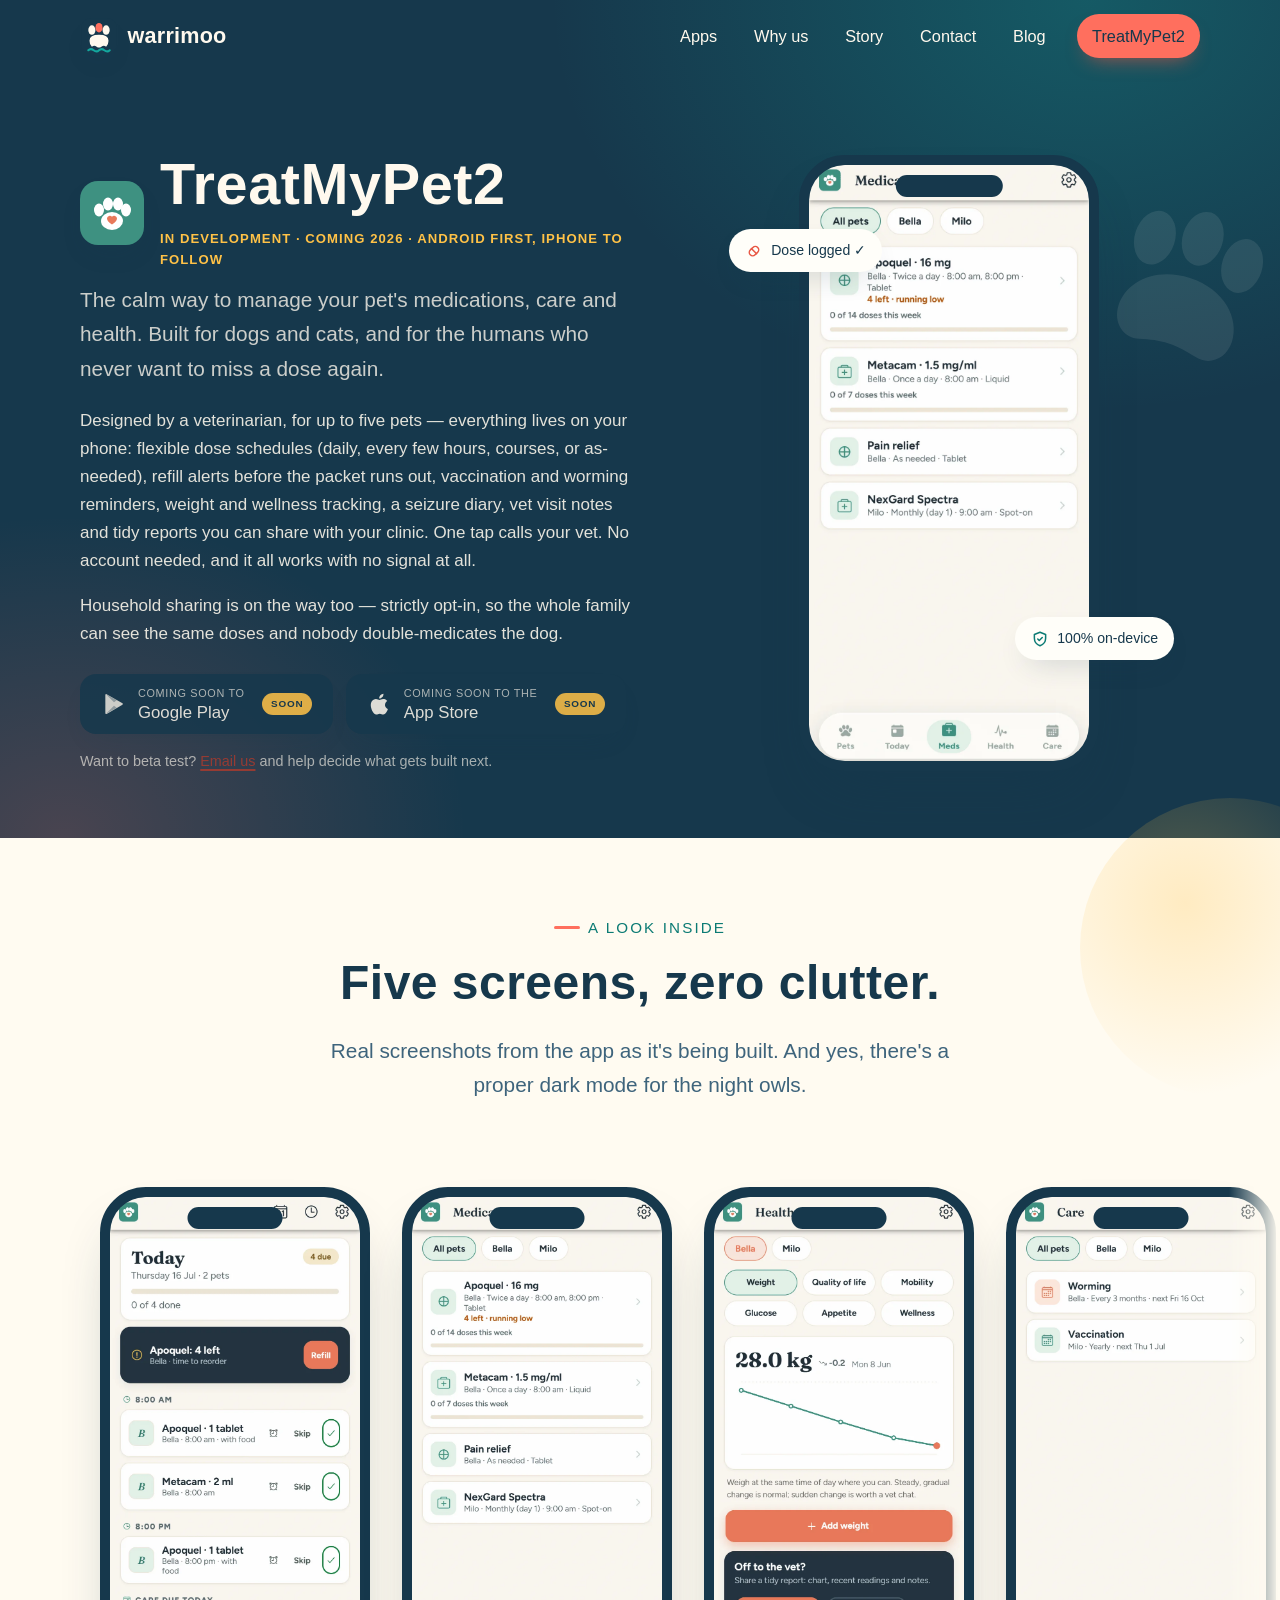
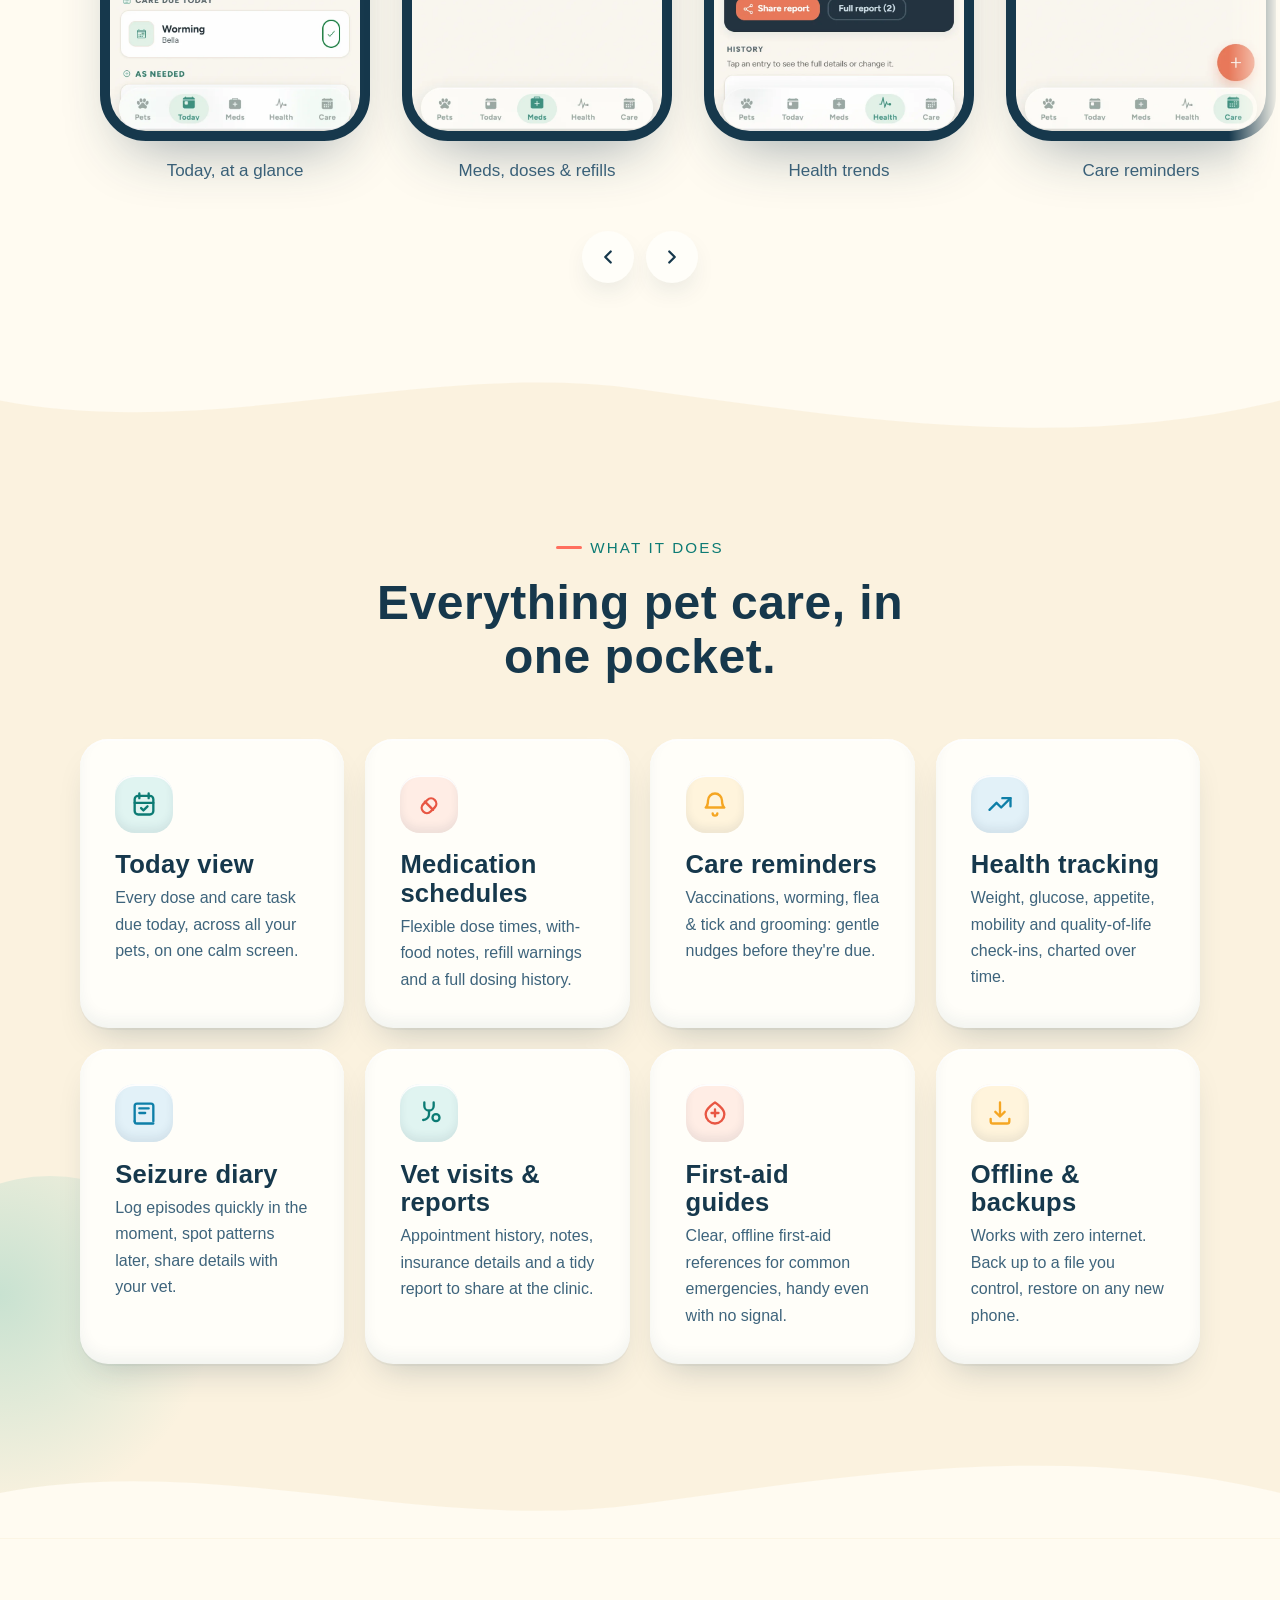
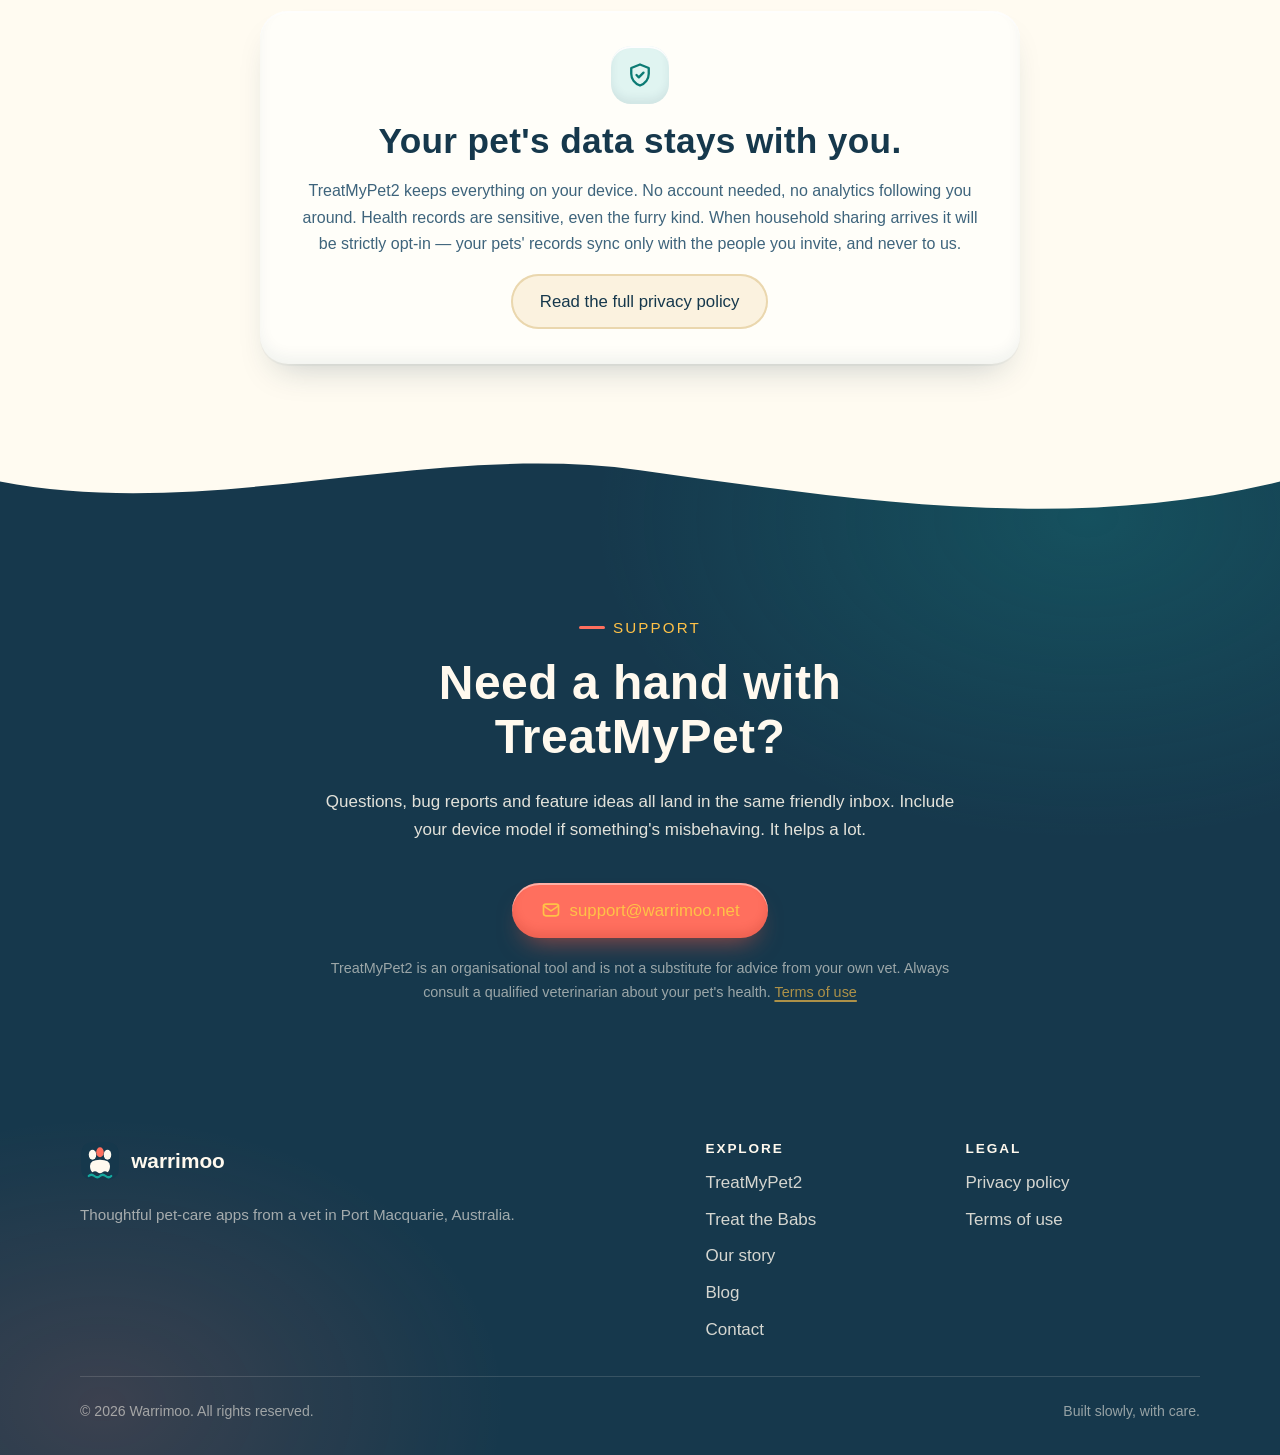
<file: apps/treatmypet.html>
<!DOCTYPE html>
<html lang="en-AU">
<head>
  <meta charset="UTF-8">
  <meta name="viewport" content="width=device-width, initial-scale=1">
  <!-- GitHub Pages can't send security headers, so CSP + referrer ship as meta tags -->
  <meta http-equiv="Content-Security-Policy" content="default-src 'self'; script-src 'self'; style-src 'self' 'unsafe-inline' https://fonts.googleapis.com; font-src https://fonts.gstatic.com; img-src 'self'; object-src 'none'; base-uri 'self'; form-action 'none'; frame-src 'none'">
  <meta name="referrer" content="strict-origin-when-cross-origin">
  <title>TreatMyPet2 | Pet medication &amp; care tracker | Warrimoo</title>
  <meta name="description" content="TreatMyPet2 keeps your dog's and cat's medications, refills, care reminders and health records organised. Offline-first and private, designed by a vet at Australian indie studio Warrimoo.">
  <meta name="theme-color" content="#16384C">
  <link rel="canonical" href="https://warrimoo.net/apps/treatmypet.html">
  <meta property="og:type" content="website">
  <meta property="og:title" content="TreatMyPet2 | Pet medication &amp; care tracker">
  <meta property="og:description" content="Medications, refill alerts, reminders and health tracking for dogs and cats. Offline-first, private, and designed by a vet.">
  <meta property="og:url" content="https://warrimoo.net/apps/treatmypet.html">
  <meta name="twitter:card" content="summary">
  <link rel="icon" type="image/svg+xml" href="../assets/img/favicon.svg">
  <link rel="preconnect" href="https://fonts.googleapis.com">
  <link rel="preconnect" href="https://fonts.gstatic.com" crossorigin>
  <link href="https://fonts.googleapis.com/css2?family=Cabin:wght@400;500;600;700&family=Fredoka:wght@400..600&display=swap" rel="stylesheet">
  <link rel="stylesheet" href="../assets/css/style.css">
</head>
<body>
  <a class="skip-link" href="#main">Skip to content</a>

  <header class="site-header">
    <div class="container">
      <a class="brand" href="../index.html" aria-label="Warrimoo home">
        <img class="brand__glyph" src="../assets/img/favicon.svg" alt="" width="38" height="38">
        warrimoo
      </a>
      <nav class="site-nav" aria-label="Primary">
        <a href="../index.html#apps">Apps</a>
        <a href="../index.html#why">Why us</a>
        <a href="../index.html#story">Story</a>
        <a href="../index.html#contact">Contact</a>
        <a href="https://blog.warrimoo.net">Blog</a>
        <a class="nav-cta" href="treatmypet.html" aria-current="page">TreatMyPet2</a>
      </nav>
      <button class="nav-toggle" aria-expanded="false" aria-controls="mobile-nav" aria-label="Menu">
        <span></span><span></span><span></span>
      </button>
    </div>
  </header>

  <nav class="mobile-nav" id="mobile-nav" aria-label="Mobile">
    <a href="../index.html">Home</a>
    <a href="treatmypet.html" aria-current="page">TreatMyPet2</a>
    <a href="treatbabs.html">Treat the Babs</a>
    <a href="../index.html#contact">Contact</a>
    <a href="../privacy.html">Privacy</a>
    <a href="https://blog.warrimoo.net">Blog</a>
    <svg class="mobile-nav__paw" viewBox="0 0 24 24" fill="currentColor" aria-hidden="true" style="color:var(--cream)">
      <ellipse cx="7" cy="9" rx="2.2" ry="3"/><ellipse cx="12" cy="7.5" rx="2.2" ry="3"/><ellipse cx="17" cy="9" rx="2.2" ry="3"/>
      <path d="M12 12c4 0 6.5 2.6 6.5 5.2 0 2-1.6 3.3-3.3 2.8-1.2-.3-2-.5-3.2-.5s-2 .2-3.2.5c-1.7.5-3.3-.8-3.3-2.8C5.5 14.6 8 12 12 12Z"/>
    </svg>
  </nav>

  <main id="main">

    <!-- ============ APP HERO ============ -->
    <section class="page-hero">
      <svg class="page-hero__paws" viewBox="0 0 24 24" fill="currentColor" aria-hidden="true">
        <ellipse cx="7" cy="9" rx="2.2" ry="3"/><ellipse cx="12" cy="7.5" rx="2.2" ry="3"/><ellipse cx="17" cy="9" rx="2.2" ry="3"/>
        <path d="M12 12c4 0 6.5 2.6 6.5 5.2 0 2-1.6 3.3-3.3 2.8-1.2-.3-2-.5-3.2-.5s-2 .2-3.2.5c-1.7.5-3.3-.8-3.3-2.8C5.5 14.6 8 12 12 12Z"/>
      </svg>
      <div class="container">
        <div class="showcase">
          <div data-reveal>
            <div class="app-title-row">
              <img src="../assets/img/treatmypet2/app-icon.svg" alt="TreatMyPet2 app icon" width="64" height="64">
              <div>
                <h1 style="font-size:clamp(2.2rem,4.5vw + 1rem,3.6rem)">TreatMyPet2</h1>
                <span class="app-status" style="color:var(--sun)">In development · coming 2026 · Android first, iPhone to follow</span>
              </div>
            </div>
            <p class="lead">The calm way to manage your pet's medications, care and health. Built for dogs and cats, and for the humans who never want to miss a dose again.</p>
            <p>Designed by a veterinarian, for up to five pets — everything lives on your phone: flexible dose schedules (daily, every few hours, courses, or as-needed), refill alerts before the packet runs out, vaccination and worming reminders, weight and wellness tracking, a seizure diary, vet visit notes and tidy reports you can share with your clinic. One tap calls your vet. No account needed, and it all works with no signal at all.</p>
            <p>Household sharing is on the way too — strictly opt-in, so the whole family can see the same doses and nobody double-medicates the dog.</p>
            <div class="store-badges">
              <span class="store-badge is-soon" aria-label="Coming soon to Google Play">
                <svg viewBox="0 0 24 24" fill="currentColor" aria-hidden="true"><path d="M4 3.5v17c0 .6.7 1 1.2.7l14.6-8.5c.5-.3.5-1 0-1.3L5.2 2.9c-.5-.3-1.2.1-1.2.6Z" opacity=".9"/><path d="m14.5 8.6-9.9-5.7 7.4 7.4 2.5-1.7Zm0 6.8-2.5-1.7-7.4 7.4 9.9-5.7Z" fill="#16384C" opacity=".35"/></svg>
                <span><small>Coming soon to</small><b>Google Play</b></span>
                <span class="soon-tag">Soon</span>
              </span>
              <span class="store-badge is-soon" aria-label="Coming soon to the Apple App Store">
                <svg viewBox="0 0 24 24" fill="currentColor" aria-hidden="true"><path d="M16.6 12.9c0-2.4 2-3.6 2.1-3.7-1.1-1.7-2.9-1.9-3.5-1.9-1.5-.2-2.9.9-3.7.9-.8 0-1.9-.9-3.2-.9-1.6 0-3.1 1-4 2.4-1.7 2.9-.4 7.3 1.2 9.7.8 1.2 1.8 2.5 3.1 2.4 1.2 0 1.7-.8 3.2-.8s1.9.8 3.2.8c1.3 0 2.2-1.2 3-2.4.9-1.4 1.3-2.7 1.3-2.8-.1 0-2.6-1-2.7-3.7ZM14.2 5.6c.7-.8 1.1-1.9 1-3.1-1 0-2.2.7-2.9 1.5-.6.7-1.2 1.9-1 3 1.1.1 2.2-.6 2.9-1.4Z"/></svg>
                <span><small>Coming soon to the</small><b>App Store</b></span>
                <span class="soon-tag">Soon</span>
              </span>
            </div>
            <p style="font-size:.9rem;opacity:.7;margin-top:1rem">Want to beta test? <a href="mailto:support@warrimoo.net?subject=TreatMyPet%20beta">Email us</a> and help decide what gets built next.</p>
          </div>
          <div class="showcase__phone" data-reveal="pop" style="--d:.15s">
            <div class="phone phone--float">
              <div class="phone__notch" aria-hidden="true"></div>
              <div class="phone__screen">
                <img src="../assets/img/treatmypet2/screen-meds.webp" alt="TreatMyPet2 Medications screen showing dose schedules and a refill alert" width="390" height="844">
              </div>
            </div>
            <span class="float-chip float-chip--1" aria-hidden="true">
              <svg viewBox="0 0 24 24" fill="none" stroke="currentColor" stroke-width="2" stroke-linecap="round"><rect x="5" y="9" width="14" height="9" rx="4.5" transform="rotate(-45 12 13.5)"/><path d="M8.5 10 l7 7"/></svg>
              Dose logged ✓
            </span>
            <span class="float-chip float-chip--2" aria-hidden="true">
              <svg viewBox="0 0 24 24" fill="none" stroke="currentColor" stroke-width="2" stroke-linecap="round" stroke-linejoin="round"><path d="M12 3 4.5 6v5c0 4.6 3.2 8.4 7.5 10 4.3-1.6 7.5-5.4 7.5-10V6Z"/><path d="m9 12 2 2 4-4"/></svg>
              100% on-device
            </span>
          </div>
        </div>
      </div>
    </section>

    <!-- ============ SCREENSHOTS ============ -->
    <section class="section section--tight" id="screens">
      <div class="blob blob--sun" style="width:300px;height:300px;top:-40px;right:-100px" aria-hidden="true"></div>
      <div class="container">
        <div class="section-head section-head--center" data-reveal>
          <p class="eyebrow">A look inside</p>
          <h2>Five screens, zero clutter.</h2>
          <p class="lead">Real screenshots from the app as it's being built. And yes, there's a proper dark mode for the night owls.</p>
        </div>
      </div>
      <div class="shots-wrap" data-reveal>
        <div class="shots" tabindex="0" aria-label="TreatMyPet screenshots, scroll horizontally">
          <figure>
            <div class="phone"><div class="phone__notch" aria-hidden="true"></div><div class="phone__screen"><img src="../assets/img/treatmypet2/screen-today.webp" alt="Today screen: doses due for each pet with a refill alert and care tasks" width="390" height="844"></div></div>
            <figcaption>Today, at a glance</figcaption>
          </figure>
          <figure>
            <div class="phone"><div class="phone__notch" aria-hidden="true"></div><div class="phone__screen"><img src="../assets/img/treatmypet2/screen-meds.webp" alt="Medications screen: schedules, doses and supply tracking" loading="lazy" width="390" height="844"></div></div>
            <figcaption>Meds, doses &amp; refills</figcaption>
          </figure>
          <figure>
            <div class="phone"><div class="phone__notch" aria-hidden="true"></div><div class="phone__screen"><img src="../assets/img/treatmypet2/screen-health.webp" alt="Health screen: Bella's weight trend chart with a shareable vet report" loading="lazy" width="390" height="844"></div></div>
            <figcaption>Health trends</figcaption>
          </figure>
          <figure>
            <div class="phone"><div class="phone__notch" aria-hidden="true"></div><div class="phone__screen"><img src="../assets/img/treatmypet2/screen-care.webp" alt="Care screen: vaccination and worming reminders" loading="lazy" width="390" height="844"></div></div>
            <figcaption>Care reminders</figcaption>
          </figure>
          <figure>
            <div class="phone"><div class="phone__notch" aria-hidden="true"></div><div class="phone__screen"><img src="../assets/img/treatmypet2/screen-dark.webp" alt="Today screen in dark mode: a deep navy theme that's easy on the eyes for night-time doses" loading="lazy" width="390" height="844"></div></div>
            <figcaption>Dark mode, for the 2am doses</figcaption>
          </figure>
        </div>
        <div class="shots-nav">
          <button type="button" data-shots-prev aria-label="Previous screenshot">
            <svg viewBox="0 0 24 24" fill="none" stroke="currentColor" stroke-width="2.5" stroke-linecap="round" stroke-linejoin="round"><path d="M15 6l-6 6 6 6"/></svg>
          </button>
          <button type="button" data-shots-next aria-label="Next screenshot">
            <svg viewBox="0 0 24 24" fill="none" stroke="currentColor" stroke-width="2.5" stroke-linecap="round" stroke-linejoin="round"><path d="M9 6l6 6-6 6"/></svg>
          </button>
        </div>
      </div>
    </section>

    <!-- ============ FEATURES ============ -->
    <section class="bg-sand-100" id="features">
      <svg class="wave-divider" viewBox="0 0 2880 90" preserveAspectRatio="none" aria-hidden="true" style="color:var(--sand-50)">
        <path d="M0,0 H5760 V40 C5280,86 4800,56 4320,30 C3840,4 3360,76 2880,40 C2400,86 1920,56 1440,30 C960,4 480,76 0,40 Z" fill="currentColor"/>
      </svg>
      <div class="section section--tight">
        <div class="blob blob--teal" style="width:340px;height:340px;bottom:-80px;left:-120px" aria-hidden="true"></div>
        <div class="container">
          <div class="section-head section-head--center" data-reveal>
            <p class="eyebrow">What it does</p>
            <h2>Everything pet care, in one pocket.</h2>
          </div>
          <div class="card-grid card-grid--4" data-reveal-group="0.07">
            <div class="clay-card">
              <span class="icon-bubble icon-bubble--teal" aria-hidden="true"><svg viewBox="0 0 24 24" fill="none" stroke="currentColor" stroke-width="2" stroke-linecap="round" stroke-linejoin="round"><rect x="4" y="5" width="16" height="16" rx="3"/><path d="M8 3v4m8-4v4M4 11h16"/><path d="m9.5 15.5 2 2 3.5-3.5"/></svg></span>
              <h3>Today view</h3>
              <p>Every dose and care task due today, across all your pets, on one calm screen.</p>
            </div>
            <div class="clay-card">
              <span class="icon-bubble icon-bubble--coral" aria-hidden="true"><svg viewBox="0 0 24 24" fill="none" stroke="currentColor" stroke-width="2" stroke-linecap="round"><rect x="5" y="9" width="14" height="9" rx="4.5" transform="rotate(-45 12 13.5)"/><path d="M8.5 10 l7 7"/></svg></span>
              <h3>Medication schedules</h3>
              <p>Flexible dose times, with-food notes, refill warnings and a full dosing history.</p>
            </div>
            <div class="clay-card">
              <span class="icon-bubble icon-bubble--sun" aria-hidden="true"><svg viewBox="0 0 24 24" fill="none" stroke="currentColor" stroke-width="2" stroke-linecap="round" stroke-linejoin="round"><path d="M6 9a6 6 0 0 1 12 0c0 5 2 6 2 6H4s2-1 2-6"/><path d="M10 20a2 2 0 0 0 4 0"/></svg></span>
              <h3>Care reminders</h3>
              <p>Vaccinations, worming, flea &amp; tick and grooming: gentle nudges before they're due.</p>
            </div>
            <div class="clay-card">
              <span class="icon-bubble icon-bubble--ocean" aria-hidden="true"><svg viewBox="0 0 24 24" fill="none" stroke="currentColor" stroke-width="2" stroke-linecap="round" stroke-linejoin="round"><path d="m3 17 6-6 4 4 8-8"/><path d="M14 7h7v7"/></svg></span>
              <h3>Health tracking</h3>
              <p>Weight, glucose, appetite, mobility and quality-of-life check-ins, charted over time.</p>
            </div>
            <div class="clay-card">
              <span class="icon-bubble icon-bubble--ocean" aria-hidden="true"><svg viewBox="0 0 24 24" fill="none" stroke="currentColor" stroke-width="2" stroke-linecap="round" stroke-linejoin="round"><path d="M4 19V6a2 2 0 0 1 2-2h12a2 2 0 0 1 2 2v13"/><path d="M4 19a2 2 0 0 0 2 2h14"/><path d="M8 8h8M8 12h5"/></svg></span>
              <h3>Seizure diary</h3>
              <p>Log episodes quickly in the moment, spot patterns later, share details with your vet.</p>
            </div>
            <div class="clay-card">
              <span class="icon-bubble icon-bubble--teal" aria-hidden="true"><svg viewBox="0 0 24 24" fill="none" stroke="currentColor" stroke-width="2" stroke-linecap="round" stroke-linejoin="round"><path d="M8 3v3a4 4 0 0 0 8 0V3"/><path d="M12 10v3a5 5 0 0 1-5 5"/><circle cx="18" cy="16" r="3"/></svg></span>
              <h3>Vet visits &amp; reports</h3>
              <p>Appointment history, notes, insurance details and a tidy report to share at the clinic.</p>
            </div>
            <div class="clay-card">
              <span class="icon-bubble icon-bubble--coral" aria-hidden="true"><svg viewBox="0 0 24 24" fill="none" stroke="currentColor" stroke-width="2" stroke-linecap="round" stroke-linejoin="round"><path d="M12 21c-4.4 0-8-3.6-8-8 0-5 8-10 8-10s8 5 8 10c0 4.4-3.6 8-8 8Z"/><path d="M12 9v6m-3-3h6"/></svg></span>
              <h3>First-aid guides</h3>
              <p>Clear, offline first-aid references for common emergencies, handy even with no signal.</p>
            </div>
            <div class="clay-card">
              <span class="icon-bubble icon-bubble--sun" aria-hidden="true"><svg viewBox="0 0 24 24" fill="none" stroke="currentColor" stroke-width="2" stroke-linecap="round" stroke-linejoin="round"><path d="M12 3v12m0 0-4-4m4 4 4-4"/><path d="M4 17v2a2 2 0 0 0 2 2h12a2 2 0 0 0 2-2v-2"/></svg></span>
              <h3>Offline &amp; backups</h3>
              <p>Works with zero internet. Back up to a file you control, restore on any new phone.</p>
            </div>
          </div>
        </div>
      </div>
      <svg class="wave-divider wave-divider--flip" viewBox="0 0 2880 90" preserveAspectRatio="none" aria-hidden="true" style="color:var(--sand-50)">
        <path d="M0,0 H5760 V40 C5280,86 4800,56 4320,30 C3840,4 3360,76 2880,40 C2400,86 1920,56 1440,30 C960,4 480,76 0,40 Z" fill="currentColor"/>
      </svg>
    </section>

    <!-- ============ PRIVACY CALLOUT ============ -->
    <section class="section section--tight" id="privacy-promise">
      <div class="container">
        <div class="clay-card" style="max-width:760px;margin-inline:auto;text-align:center" data-reveal="pop">
          <span class="icon-bubble icon-bubble--teal" style="margin-inline:auto" aria-hidden="true">
            <svg viewBox="0 0 24 24" fill="none" stroke="currentColor" stroke-width="2" stroke-linecap="round" stroke-linejoin="round"><path d="M12 3 4.5 6v5c0 4.6 3.2 8.4 7.5 10 4.3-1.6 7.5-5.4 7.5-10V6Z"/><path d="m9 12 2 2 4-4"/></svg>
          </span>
          <h2 style="font-size:clamp(1.6rem,2.5vw + .8rem,2.2rem)">Your pet's data stays with you.</h2>
          <p>TreatMyPet2 keeps everything on your device. No account needed, no analytics following you around. Health records are sensitive, even the furry kind. When household sharing arrives it will be strictly opt-in — your pets' records sync only with the people you invite, and never to us.</p>
          <p style="margin-top:1rem"><a class="btn btn--soft" href="../privacy.html">Read the full privacy policy</a></p>
        </div>
      </div>
    </section>

    <!-- ============ SUPPORT + FOOTER ============ -->
    <div class="ink-band" id="support">
      <svg class="wave-divider" viewBox="0 0 2880 90" preserveAspectRatio="none" aria-hidden="true" style="color:var(--sand-50)">
        <path d="M0,0 H5760 V40 C5280,86 4800,56 4320,30 C3840,4 3360,76 2880,40 C2400,86 1920,56 1440,30 C960,4 480,76 0,40 Z" fill="currentColor"/>
      </svg>
      <section class="section section--tight">
        <div class="container">
          <div class="contact-card" data-reveal>
            <p class="eyebrow" style="color:var(--sun);justify-content:center">Support</p>
            <h2>Need a hand with TreatMyPet?</h2>
            <p>Questions, bug reports and feature ideas all land in the same friendly inbox. Include your device model if something's misbehaving. It helps a lot.</p>
            <a class="btn btn--coral" href="mailto:support@warrimoo.net?subject=TreatMyPet%20support">
              <svg viewBox="0 0 24 24" fill="none" stroke="currentColor" stroke-width="2" stroke-linecap="round" stroke-linejoin="round" aria-hidden="true"><rect x="3" y="5" width="18" height="14" rx="3"/><path d="m3 7 9 6 9-6"/></svg>
              support@warrimoo.net
            </a>
            <p style="font-size:.9rem;opacity:.65;margin-top:1.2rem">TreatMyPet2 is an organisational tool and is not a substitute for advice from your own vet. Always consult a qualified veterinarian about your pet's health. <a href="../terms.html">Terms of use</a></p>
          </div>
        </div>
      </section>

      <footer class="site-footer">
        <div class="container">
          <div>
            <p class="footer-brand"><img src="../assets/img/favicon.svg" alt="" width="40" height="40">warrimoo</p>
            <p class="footer-tag">Thoughtful pet-care apps from a vet in Port Macquarie, Australia.</p>
          </div>
          <div class="footer-cols">
            <div class="footer-col">
              <h4>Explore</h4>
              <ul>
                <li><a href="treatmypet.html">TreatMyPet2</a></li>
                <li><a href="treatbabs.html">Treat the Babs</a></li>
                <li><a href="../index.html#story">Our story</a></li>
                <li><a href="https://blog.warrimoo.net">Blog</a></li>
                <li><a href="mailto:support@warrimoo.net">Contact</a></li>
              </ul>
            </div>
            <div class="footer-col">
              <h4>Legal</h4>
              <ul>
                <li><a href="../privacy.html">Privacy policy</a></li>
                <li><a href="../terms.html">Terms of use</a></li>
              </ul>
            </div>
          </div>
          <div class="footer-base">
            <span>© <span data-year>2026</span> Warrimoo. All rights reserved.</span>
            <span>Built slowly, with care.</span>
          </div>
        </div>
      </footer>
    </div>
  </main>

  <button class="paw-fab" aria-label="Back to top">
    <svg class="ring" viewBox="0 0 60 60" aria-hidden="true"><circle cx="30" cy="30" r="26"/></svg>
    <svg class="paw-icon" viewBox="0 0 24 24" fill="currentColor" aria-hidden="true">
      <ellipse cx="7" cy="9" rx="2.2" ry="3"/><ellipse cx="12" cy="7.5" rx="2.2" ry="3"/><ellipse cx="17" cy="9" rx="2.2" ry="3"/>
      <path d="M12 12c4 0 6.5 2.6 6.5 5.2 0 2-1.6 3.3-3.3 2.8-1.2-.3-2-.5-3.2-.5s-2 .2-3.2.5c-1.7.5-3.3-.8-3.3-2.8C5.5 14.6 8 12 12 12Z"/>
    </svg>
  </button>

  <script src="../assets/js/main.js" defer></script>
</body>
</html>
</file>
<file: assets/css/style.css>
/* ==========================================================================
   Warrimoo coastal sunshine design system
   Mobile-first · claymorphic cards · parallax beach hero
   ========================================================================== */

/* ---------- 1. Tokens ---------- */
:root {
  /* the illustrated beach IS the hero art (no photo swap planned); the
     Port Macquarie story tile uses the real photo at img/port-macquarie.jpg */
  --hero-image: url("../img/hero-beach.svg");

  /* palette */
  --sand-50: #FFFBF1;
  --sand-100: #FBF2DF;
  --sand-200: #F4E6C8;
  --sand-300: #EAD7AE;
  --ink: #16384C;
  --ink-800: #1D4660;
  --ink-soft: #3E647C;
  --body-color: #2C536B;
  --ocean: #0E7FA8;
  --lagoon: #13A89E;
  --lagoon-700: #0C7B74;
  --coral: #FF6F5E;
  --coral-600: #E85643;
  --link: #C03A28;
  --sun: #FFC247;
  --sun-deep: #F5A623;
  --cream: #FFF9EE;
  --card: #FFFEF9;

  /* type */
  --font-display: "Fredoka", "Cabin", sans-serif;
  --font-body: "Cabin", "Segoe UI", sans-serif;

  /* shape + depth */
  --r-lg: 28px;
  --r-md: 20px;
  --r-pill: 999px;
  --shadow-clay:
    0 2px 0 rgba(22, 56, 76, 0.04),
    0 18px 34px -16px rgba(22, 56, 76, 0.25),
    inset 0 -8px 14px rgba(22, 56, 76, 0.05),
    inset 0 2px 0 rgba(255, 255, 255, 0.9);
  --shadow-soft: 0 12px 30px -14px rgba(22, 56, 76, 0.3);
  --shadow-float: 0 30px 60px -28px rgba(22, 56, 76, 0.45);

  /* motion */
  --ease-spring: cubic-bezier(0.34, 1.56, 0.64, 1);
  --ease-out: cubic-bezier(0.22, 1, 0.36, 1);
  --dur: 0.25s;

  /* layout */
  --header-h: 72px;
}

/* ---------- 2. Reset & base ---------- */
*, *::before, *::after { box-sizing: border-box; }

html {
  scroll-behavior: smooth;
  -webkit-text-size-adjust: 100%;
}

body {
  margin: 0;
  font-family: var(--font-body);
  font-size: 1.0625rem;
  line-height: 1.65;
  color: var(--body-color);
  background: var(--sand-50);
  overflow-x: clip;
}

img, svg { display: block; max-width: 100%; }

h1, h2, h3, h4 {
  font-family: var(--font-display);
  font-weight: 600;
  line-height: 1.12;
  color: var(--ink);
  margin: 0 0 0.5em;
  letter-spacing: 0.01em;
}

h1 { font-size: clamp(2.5rem, 5.5vw + 1.1rem, 4.5rem); }
h2 { font-size: clamp(1.9rem, 3.4vw + 0.9rem, 3rem); }
h3 { font-size: clamp(1.3rem, 1.2vw + 1rem, 1.6rem); }

p { margin: 0 0 1em; }
p:last-child { margin-bottom: 0; }

a { color: var(--link); text-decoration-thickness: 2px; text-underline-offset: 3px; }
a:hover { color: var(--coral-600); }

button { font: inherit; cursor: pointer; }

::selection { background: var(--sun); color: var(--ink); }

:focus-visible {
  outline: 3px solid var(--ocean);
  outline-offset: 3px;
  border-radius: 6px;
}

.skip-link {
  position: absolute;
  top: -60px;
  left: 16px;
  z-index: 200;
  background: var(--ink);
  color: var(--cream);
  padding: 12px 20px;
  border-radius: var(--r-pill);
  transition: top 0.2s var(--ease-out);
}
.skip-link:focus { top: 12px; }

/* ---------- 3. Layout utilities ---------- */
.container {
  width: min(100% - 2.5rem, 1120px);
  margin-inline: auto;
}

.section { padding-block: clamp(4rem, 9vw, 7rem); position: relative; }
.section--tight { padding-block: clamp(3rem, 6vw, 4.5rem); }

.eyebrow {
  display: inline-flex;
  align-items: center;
  gap: 0.5rem;
  font-family: var(--font-display);
  font-weight: 500;
  font-size: 0.95rem;
  letter-spacing: 0.14em;
  text-transform: uppercase;
  color: var(--lagoon-700);
  margin-bottom: 1rem;
}
.eyebrow::before {
  content: "";
  width: 26px; height: 3px;
  border-radius: 2px;
  background: var(--coral);
}

.section-head { max-width: 620px; margin-bottom: clamp(2rem, 5vw, 3.5rem); }
.section-head--center { margin-inline: auto; text-align: center; }
.section-head--center .eyebrow { justify-content: center; }

.lead { font-size: clamp(1.1rem, 0.6vw + 1rem, 1.3rem); color: var(--ink-soft); }

/* decorative drifting blobs */
.blob {
  position: absolute;
  border-radius: 50%;
  pointer-events: none;
  z-index: 0;
  animation: blob-drift 18s ease-in-out infinite alternate;
}
.blob--teal  { background: radial-gradient(circle at 35% 35%, rgba(19,168,158,0.22), transparent 70%); }
.blob--coral { background: radial-gradient(circle at 35% 35%, rgba(255,111,94,0.2), transparent 70%); }
.blob--sun   { background: radial-gradient(circle at 35% 35%, rgba(255,194,71,0.28), transparent 70%); }

@keyframes blob-drift {
  from { transform: translate(0, 0) scale(1); }
  to   { transform: translate(22px, -26px) scale(1.08); }
}

/* ---------- 4. Buttons ---------- */
.btn {
  display: inline-flex;
  align-items: center;
  justify-content: center;
  gap: 0.55rem;
  min-height: 52px;
  padding: 0.85rem 1.8rem;
  border: 0;
  border-radius: var(--r-pill);
  font-family: var(--font-display);
  font-weight: 500;
  font-size: 1.05rem;
  text-decoration: none;
  transition:
    transform 0.35s var(--ease-spring),
    box-shadow 0.3s ease,
    background-color 0.2s ease,
    color 0.2s ease;
  will-change: transform;
}
.btn:hover  { transform: translateY(-3px) scale(1.02); }
.btn:active { transform: translateY(1px) scale(0.94); }
.btn svg { width: 20px; height: 20px; flex: 0 0 auto; }

.btn--coral {
  background: var(--coral);
  color: var(--ink);
  box-shadow:
    0 14px 26px -12px rgba(232, 86, 67, 0.65),
    inset 0 2px 0 rgba(255, 255, 255, 0.45),
    inset 0 -6px 10px rgba(160, 40, 25, 0.18);
}
.btn--coral:hover { background: #FF7C6C; color: var(--ink); }

.btn--ink {
  background: var(--ink);
  color: var(--cream);
  box-shadow:
    0 14px 26px -12px rgba(22, 56, 76, 0.55),
    inset 0 2px 0 rgba(255, 255, 255, 0.14);
}
.btn--ink:hover { background: var(--ink-800); color: var(--cream); }

.btn--ghost {
  background: rgba(255, 251, 241, 0.14);
  color: var(--cream);
  border: 2px solid rgba(255, 249, 238, 0.75);
  backdrop-filter: blur(6px);
  -webkit-backdrop-filter: blur(6px);
}
.btn--ghost:hover { background: rgba(255, 251, 241, 0.26); color: #fff; }

.btn--soft {
  background: var(--sand-100);
  color: var(--ink);
  box-shadow: inset 0 0 0 2px var(--sand-300);
}
.btn--soft:hover { background: var(--sand-200); color: var(--ink); }

/* ---------- 5. Header & nav ---------- */
.site-header {
  position: fixed;
  inset: 0 0 auto 0;
  z-index: 100;
  height: var(--header-h);
  display: flex;
  align-items: center;
  transition: background-color 0.3s ease, box-shadow 0.3s ease, height 0.3s ease;
}
.site-header .container {
  display: flex;
  align-items: center;
  justify-content: space-between;
  gap: 1rem;
}

.brand {
  display: inline-flex;
  align-items: center;
  gap: 0.6rem;
  font-family: var(--font-display);
  font-weight: 600;
  font-size: 1.35rem;
  letter-spacing: 0.01em;
  text-decoration: none;
  color: var(--cream);
  transition: color 0.3s ease;
}
.brand__glyph { width: 38px; height: 38px; border-radius: 12px; box-shadow: var(--shadow-soft); }

.site-nav { display: none; }

/* solid pill so the hamburger reads on every backdrop, dark hero or light page */
.nav-toggle {
  display: inline-flex;
  flex-direction: column;
  justify-content: center;
  gap: 6px;
  width: 52px;
  height: 52px;
  padding: 14px;
  background: var(--sand-200);
  border: 0;
  border-radius: 16px;
  box-shadow: 0 6px 16px -8px rgba(22, 56, 76, 0.4);
}
.nav-toggle span {
  display: block;
  height: 3px;
  border-radius: 2px;
  background: var(--ink);
  transition: transform 0.35s var(--ease-spring), opacity 0.2s ease, background-color 0.3s ease;
}
.nav-toggle[aria-expanded="true"] span:nth-child(1) { transform: translateY(9px) rotate(45deg); }
.nav-toggle[aria-expanded="true"] span:nth-child(2) { opacity: 0; }
.nav-toggle[aria-expanded="true"] span:nth-child(3) { transform: translateY(-9px) rotate(-45deg); }

/* scrolled state */
.site-header.is-scrolled {
  background: rgba(255, 251, 241, 0.88);
  backdrop-filter: blur(12px);
  -webkit-backdrop-filter: blur(12px);
  box-shadow: 0 8px 24px -16px rgba(22, 56, 76, 0.35);
  height: 64px;
}
.site-header.is-scrolled .brand { color: var(--ink); }
.site-header.is-scrolled .nav-toggle { background: var(--sand-200); }
.site-header.is-scrolled .nav-toggle span { background: var(--ink); }

/* full-screen mobile nav */
.mobile-nav {
  position: fixed;
  inset: 0;
  z-index: 90;
  display: grid;
  place-content: center;
  text-align: center;
  background:
    radial-gradient(60% 50% at 80% 10%, rgba(19, 168, 158, 0.25), transparent 70%),
    radial-gradient(50% 40% at 15% 90%, rgba(255, 111, 94, 0.22), transparent 70%),
    var(--ink);
  opacity: 0;
  visibility: hidden;
  transition: opacity 0.35s ease, visibility 0s linear 0.35s;
}
.mobile-nav.is-open {
  opacity: 1;
  visibility: visible;
  transition-delay: 0s;
}
.mobile-nav a {
  display: block;
  padding: 0.55rem 1rem;
  font-family: var(--font-display);
  font-size: clamp(1.8rem, 7vw, 2.6rem);
  font-weight: 500;
  color: var(--cream);
  text-decoration: none;
  opacity: 0;
  transform: translateY(24px);
  transition: opacity 0.45s var(--ease-out), transform 0.45s var(--ease-out), color 0.2s ease;
}
.mobile-nav.is-open a { opacity: 1; transform: none; }
.mobile-nav.is-open a:nth-child(1) { transition-delay: 0.08s; }
.mobile-nav.is-open a:nth-child(2) { transition-delay: 0.14s; }
.mobile-nav.is-open a:nth-child(3) { transition-delay: 0.2s; }
.mobile-nav.is-open a:nth-child(4) { transition-delay: 0.26s; }
.mobile-nav.is-open a:nth-child(5) { transition-delay: 0.32s; }
.mobile-nav.is-open a:nth-child(6) { transition-delay: 0.38s; }
.mobile-nav.is-open a:nth-child(7) { transition-delay: 0.44s; }
.mobile-nav a:hover { color: var(--sun); }
.mobile-nav .mobile-nav__paw { margin: 1.6rem auto 0; width: 44px; opacity: 0.5; }
body.nav-locked { overflow: hidden; }

/* desktop nav */
@media (min-width: 900px) {
  .nav-toggle, .mobile-nav { display: none; }
  .site-nav {
    display: flex;
    align-items: center;
    gap: 0.4rem;
  }
  .site-nav a {
    position: relative;
    padding: 0.55rem 0.95rem;
    font-family: var(--font-display);
    font-weight: 500;
    font-size: 1.02rem;
    color: var(--cream);
    text-decoration: none;
    border-radius: var(--r-pill);
    transition: color 0.25s ease, background-color 0.25s ease;
  }
  .site-nav a::after {
    content: "";
    position: absolute;
    left: 50%; bottom: 4px;
    width: 0; height: 3px;
    border-radius: 2px;
    background: var(--sun);
    transform: translateX(-50%);
    transition: width 0.3s var(--ease-spring);
  }
  .site-nav a:hover::after,
  .site-nav a[aria-current="page"]::after { width: 55%; }
  .site-nav .nav-cta {
    margin-left: 0.6rem;
    background: var(--coral);
    color: var(--ink);
    box-shadow: 0 10px 20px -10px rgba(232, 86, 67, 0.7);
    transition: transform 0.3s var(--ease-spring), background-color 0.2s ease;
  }
  .site-nav .nav-cta::after { display: none; }
  .site-nav .nav-cta:hover { transform: translateY(-2px) scale(1.04); background: #FF7C6C; }
  .site-header.is-scrolled .site-nav a { color: var(--ink); }
  .site-header.is-scrolled .site-nav a:hover { color: var(--ink-800); }
  .site-header.is-scrolled .site-nav .nav-cta { color: var(--ink); }
}

/* ---------- 6. Hero ---------- */
.hero {
  position: relative;
  min-height: 100svh;
  display: flex;
  align-items: flex-end;
  overflow: clip;
  color: var(--cream);
}

.hero__bg,
.hero__glare,
.hero__scrim {
  position: absolute;
  inset: -22% 0;
  pointer-events: none;
}
.hero__bg {
  background-image: var(--hero-image);
  background-size: cover;
  background-position: center 65%;
  will-change: transform;
}
.hero__glare {
  background: radial-gradient(42% 36% at 74% 16%, rgba(255, 226, 150, 0.55), transparent 70%);
  mix-blend-mode: screen;
  will-change: transform;
}
.hero__scrim {
  inset: 0;
  background:
    linear-gradient(to bottom, rgba(13, 38, 54, 0.3), rgba(13, 38, 54, 0) 18%),
    linear-gradient(to top, rgba(13, 38, 54, 0.62) 0%, rgba(13, 38, 54, 0.26) 30%, rgba(13, 38, 54, 0) 58%);
}

/* On small screens the headline block sits over the palest bands of the
   artwork (shallow water, foam edge, sand), so the scrim must reach higher
   and run darker to keep the cream text readable. */
@media (max-width: 899px) {
  .hero__scrim {
    background:
      linear-gradient(to bottom, rgba(13, 38, 54, 0.35), rgba(13, 38, 54, 0) 20%),
      linear-gradient(to top,
        rgba(13, 38, 54, 0.75) 0%,
        rgba(13, 38, 54, 0.62) 30%,
        rgba(13, 38, 54, 0.5) 52%,
        rgba(13, 38, 54, 0.4) 66%,
        rgba(13, 38, 54, 0) 90%);
  }
}

/* gulls drifting across the sky */
.hero__birds { position: absolute; inset: 0; pointer-events: none; overflow: clip; }
.hero__birds svg {
  position: absolute;
  width: 46px;
  color: rgba(255, 249, 238, 0.95);
  animation: bird-cross linear infinite, bird-bob 4.5s ease-in-out infinite alternate;
}
.hero__birds svg:nth-child(1) { top: 16%; animation-duration: 36s, 4.2s; animation-delay: -8s, 0s; }
.hero__birds svg:nth-child(2) { top: 24%; width: 32px; animation-duration: 46s, 5.1s; animation-delay: -24s, -1.4s; opacity: 0.85; }
.hero__birds svg:nth-child(3) { top: 10%; width: 24px; animation-duration: 58s, 6s; animation-delay: -40s, -2.6s; opacity: 0.7; }
.hero__birds svg:nth-child(4) { top: 20%; width: 36px; animation-duration: 41s, 4.8s; animation-delay: -16s, -0.8s; opacity: 0.9; }
.hero__birds svg:nth-child(5) { top: 6%;  width: 26px; animation-duration: 52s, 5.6s; animation-delay: -33s, -2s; opacity: 0.75; }
.hero__birds svg:nth-child(6) { top: 30%; width: 28px; animation-duration: 44s, 5.3s; animation-delay: -5s, -3.1s; opacity: 0.8; }

@keyframes bird-cross {
  from { left: -8%; }
  to   { left: 105%; }
}
@keyframes bird-bob {
  from { transform: translateY(0) rotate(2deg); }
  to   { transform: translateY(-16px) rotate(-3deg); }
}

/* closer gulls: flap their wings and grow as they approach the viewer */
.hero__birds .bird-flap {
  position: absolute;
  width: 84px;
  animation: bird-cross linear infinite;
  filter: drop-shadow(0 4px 10px rgba(13, 38, 54, 0.18));
}
.hero__birds .bird-flap--a { top: 26%; animation-duration: 34s; animation-delay: -6s; }
.hero__birds .bird-flap--b { top: 13%; animation-duration: 47s; animation-delay: -28s; }
.hero__birds .bird-flap--c { top: 33%; width: 64px; animation-duration: 40s; animation-delay: -19s; }
.hero__birds .bird-flap--d { top: 8%;  width: 96px; animation-duration: 56s; animation-delay: -44s; }

.bird-flap__inner {
  animation: bird-approach linear infinite, bird-bob ease-in-out infinite alternate;
  transform-box: fill-box;
  transform-origin: center;
}
/* approach duration must match the cross duration so each pass restarts small at the left */
.bird-flap--a .bird-flap__inner { animation-duration: 34s, 5s;   animation-delay: -6s, -2s; }
.bird-flap--b .bird-flap__inner { animation-duration: 47s, 5.6s; animation-delay: -28s, -3.2s; }
.bird-flap--c .bird-flap__inner { animation-duration: 40s, 5.3s; animation-delay: -19s, -1.1s; }
.bird-flap--d .bird-flap__inner { animation-duration: 56s, 6.1s; animation-delay: -44s, -2.7s; }
@keyframes bird-approach {
  from { scale: 0.38; }
  to   { scale: 1.45; }
}

.bird-flap .wing {
  transform-box: fill-box;
  animation: 0.85s ease-in-out infinite alternate;
}
.bird-flap .wing--l { transform-origin: 92% 80%; animation-name: flap-l; }
.bird-flap .wing--r { transform-origin: 8% 80%; animation-name: flap-r; }
.bird-flap--b .wing { animation-duration: 1.05s; animation-delay: -0.4s; }
.bird-flap--c .wing { animation-duration: 0.95s; animation-delay: -0.2s; }
.bird-flap--d .wing { animation-duration: 1.12s; animation-delay: -0.55s; }

@keyframes flap-l {
  from { transform: rotate(24deg); }
  to   { transform: rotate(-22deg); }
}
@keyframes flap-r {
  from { transform: rotate(-24deg); }
  to   { transform: rotate(22deg); }
}

/* tap/click a gull and it tumbles into the sea, then climbs back out;
   padding+negative margin grow the touch target without moving the art */
.hero__birds svg {
  pointer-events: auto;
  cursor: pointer;
  padding: 12px;
  margin: -12px;
}
.hero__birds svg.is-falling {
  animation: bird-fall 0.65s cubic-bezier(0.5, 0.05, 0.8, 0.5) forwards;
}
.hero__birds svg.is-rising {
  animation: bird-rise 0.7s var(--ease-spring) forwards;
}
@keyframes bird-fall {
  0%   { transform: translateY(0) rotate(0deg); opacity: 1; }
  80%  { opacity: 1; }
  100% { transform: translateY(var(--fall-dist, 320px)) rotate(140deg); opacity: 0; }
}
@keyframes bird-rise {
  0%   { transform: translateY(var(--fall-dist, 320px)) rotate(-28deg); opacity: 0; }
  35%  { opacity: 1; }
  100% { transform: translateY(0) rotate(0deg); opacity: 1; }
}

.bird-splash {
  position: absolute;
  width: 10px; height: 10px;
  transform: translate(-50%, -50%);
  pointer-events: none;
}
.bird-splash::before {
  content: "";
  display: block;
  width: 100%; height: 100%;
  border-radius: 50%;
  background: rgba(255, 255, 255, 0.9);
  animation: splash-ring 0.55s ease-out forwards;
}
.bird-splash::after {
  content: "";
  position: absolute;
  left: 50%; top: -2px;
  width: 5px; height: 5px;
  border-radius: 50%;
  background: #fff;
  box-shadow: -14px -7px 0 -1px #fff, 13px -10px 0 -1px #fff, -3px -16px 0 0 #fff;
  animation: splash-drops 0.6s ease-out forwards;
}
@keyframes splash-ring {
  to { transform: scale(3.4); opacity: 0; }
}
@keyframes splash-drops {
  from { transform: translate(-50%, 0) scale(0.4); opacity: 0.95; }
  60%  { opacity: 1; }
  to   { transform: translate(-50%, -26px) scale(1); opacity: 0; }
}

/* breaching whale: one 16s cycle — burst out, hang, crash down, long rest.
   The stage sits in the air; +150px in the keyframes is the waterline. */
.hero__whale {
  position: absolute;
  top: 55%;
  left: 64%;
  width: clamp(110px, 15vw, 185px);
  z-index: 1;
  pointer-events: none;
}
.hero__whale .whale {
  width: 100%;
  height: auto;
  opacity: 0;
  transform: translate(0, 150px) rotate(22deg);
  filter: drop-shadow(0 6px 14px rgba(13, 38, 54, 0.3));
  animation: whale-breach 16s linear 2.5s infinite;
  will-change: transform, opacity;
}
@keyframes whale-breach {
  0%, 1.5% { transform: translate(0, 150px) rotate(22deg); opacity: 0; animation-timing-function: cubic-bezier(0.18, 0.7, 0.35, 1); }
  2.5%     { opacity: 1; }
  8.5%     { transform: translate(-26px, -150px) rotate(-10deg); animation-timing-function: cubic-bezier(0.55, 0, 0.8, 0.35); }
  14%      { transform: translate(-56px, 142px) rotate(-46deg); opacity: 1; }
  15.5%, 100% { transform: translate(-60px, 165px) rotate(-48deg); opacity: 0; }
}

/* the tail works through the whole leap */
.whale__flukes {
  transform-box: fill-box;
  transform-origin: 10% 30%;
  animation: fluke-flex 0.9s ease-in-out infinite alternate;
}
@keyframes fluke-flex {
  from { transform: rotate(10deg); }
  to   { transform: rotate(-11deg); }
}

.whale-splash {
  position: absolute;
  left: -34%;
  top: 175%;
  width: 90%;
  transform-origin: 50% 100%;
  opacity: 0;
  animation: whale-splash-cycle 16s linear 2.5s infinite;
}
.whale-splash::before {
  content: "";
  display: block;
  width: 100%;
  aspect-ratio: 2.6 / 1;
  border-radius: 50%;
  background: radial-gradient(closest-side, rgba(255, 255, 255, 0.95), rgba(255, 255, 255, 0.4) 58%, transparent 74%);
}
.whale-splash::after {
  content: "";
  position: absolute;
  left: 50%;
  top: -10px;
  width: 9px; height: 9px;
  border-radius: 50%;
  background: #fff;
  box-shadow:
    -26px -14px 0 -2px #fff, 22px -18px 0 -2px #fff,
    -8px -30px 0 -1px #fff, 10px -26px 0 -3px #fff,
    38px -6px 0 -3px #fff, -40px -4px 0 -3px #fff;
  animation: whale-drops 16s linear 2.5s infinite;
}
@keyframes whale-splash-cycle {
  0%, 13%   { opacity: 0; transform: scale(0.25); }
  14.5%     { opacity: 1; transform: scale(0.9); }
  18%       { opacity: 0.9; transform: scale(1.08); }
  24%, 100% { opacity: 0; transform: scale(1.2); }
}
@keyframes whale-drops {
  0%, 13%   { transform: translate(-50%, 8px) scale(0.4); opacity: 0; }
  14.5%     { opacity: 1; }
  22%       { transform: translate(-50%, -34px) scale(1); opacity: 0.95; }
  26%, 100% { transform: translate(-50%, -46px) scale(1); opacity: 0; }
}

/* tap the whale mid-breach and it goes again, higher, with a full backflip */
.hero__whale .whale {
  pointer-events: auto;
  cursor: pointer;
}
.hero__whale .whale.is-boosted {
  animation: whale-breach-high 5s linear forwards;
}
@keyframes whale-breach-high {
  0%   { transform: translate(-26px, -150px) rotate(-10deg); opacity: 1; animation-timing-function: cubic-bezier(0.16, 0.75, 0.3, 1); }
  34%  { transform: translate(-46px, -290px) rotate(-190deg); animation-timing-function: cubic-bezier(0.55, 0, 0.8, 0.4); }
  72%  { transform: translate(-70px, 150px) rotate(-395deg); opacity: 1; }
  76%, 100% { transform: translate(-72px, 170px) rotate(-400deg); opacity: 0; }
}
.whale-splash.is-boosted {
  animation: whale-splash-high 5s linear forwards;
}
@keyframes whale-splash-high {
  0%, 70%   { opacity: 0; transform: scale(0.3); }
  74%       { opacity: 1; transform: scale(1.25); }
  84%       { opacity: 0.95; transform: scale(1.5); }
  96%, 100% { opacity: 0; transform: scale(1.65); }
}
.whale-splash.is-boosted::after {
  animation: whale-drops-high 5s linear forwards;
}
@keyframes whale-drops-high {
  0%, 70%   { transform: translate(-50%, 10px) scale(0.4); opacity: 0; }
  74%       { opacity: 1; }
  88%       { transform: translate(-50%, -54px) scale(1.15); opacity: 0.95; }
  96%, 100% { transform: translate(-50%, -66px) scale(1.15); opacity: 0; }
}

/* bubbles in the water: the field wakes on first scroll, then each bubble
   loops on its own duration, delay and travel height */
.hero__bubbles {
  position: absolute;
  left: 0; right: 0; bottom: 0;
  height: 52%;
  z-index: 1;
  pointer-events: none;
  overflow: clip;
  opacity: 0;
  transition: opacity 0.8s ease;
}
.hero__bubbles.is-active { opacity: 1; }
.bubble {
  position: absolute;
  bottom: 4%;
  opacity: 0;
  will-change: transform, opacity;
  animation: bubble-rise linear infinite;
  animation-play-state: paused;
}
.hero__bubbles.is-active .bubble { animation-play-state: running; }
@keyframes bubble-rise {
  0%   { transform: translateY(0); opacity: 0; }
  12%  { opacity: 1; }
  82%  { opacity: 1; }
  100% { transform: translateY(calc(-1 * var(--rise, 320px))); opacity: 0; }
}
/* flat white dots, same language as the foam circles in the beach artwork */
.bubble i {
  display: block;
  width: var(--s, 12px);
  height: var(--s, 12px);
  border-radius: 50%;
  background: rgba(255, 255, 255, 0.7);
  animation: bubble-wobble 2.4s ease-in-out infinite alternate;
}
.bubble:nth-child(3n) i   { background: rgba(255, 255, 255, 0.5); }
.bubble:nth-child(3n+1) i { background: rgba(255, 255, 255, 0.85); }
.bubble:nth-child(even) i { animation-duration: 3.1s; animation-delay: -1.2s; }
@keyframes bubble-wobble {
  from { transform: translateX(-5px); }
  to   { transform: translateX(5px); }
}

.hero__content {
  position: relative;
  z-index: 2;
  padding-block: clamp(7rem, 16vh, 10rem) clamp(7.5rem, 17vh, 11rem);
  max-width: 760px;
}

.hero__kicker {
  display: inline-flex;
  align-items: center;
  gap: 0.6rem;
  font-family: var(--font-display);
  font-weight: 500;
  letter-spacing: 0.16em;
  text-transform: uppercase;
  font-size: 0.85rem;
  color: var(--sun);
  background: rgba(13, 38, 54, 0.45);
  border: 1px solid rgba(255, 194, 71, 0.4);
  padding: 0.5rem 1rem;
  border-radius: var(--r-pill);
  backdrop-filter: blur(6px);
  -webkit-backdrop-filter: blur(6px);
  margin-bottom: 1.4rem;
  opacity: 0;
  animation: rise-in 0.8s var(--ease-out) 0.15s forwards;
}
.hero__kicker svg { width: 19px; height: 19px; flex: 0 0 auto; }

.hero__title {
  color: #fff;
  text-shadow: 0 2px 8px rgba(13, 38, 54, 0.3);
  margin-bottom: 1.1rem;
}
.hero__title .word {
  display: inline-block;
  overflow: hidden;
  vertical-align: bottom;
  padding-bottom: 0.08em;
  margin-bottom: -0.08em;
}
.hero__title .word > span {
  display: inline-block;
  transform: translateY(112%);
  animation: word-rise 0.9s var(--ease-out) forwards;
  animation-delay: var(--d, 0.3s);
}
.hero__title .accent { color: var(--sun); }

@keyframes word-rise {
  to { transform: translateY(0); }
}
@keyframes rise-in {
  from { opacity: 0; transform: translateY(22px); }
  to   { opacity: 1; transform: none; }
}

.hero__sub {
  font-size: clamp(1.1rem, 1vw + 1rem, 1.35rem);
  max-width: 34em;
  color: rgba(255, 249, 238, 0.94);
  text-shadow: 0 1px 5px rgba(13, 38, 54, 0.4);
  opacity: 0;
  animation: rise-in 0.9s var(--ease-out) 0.85s forwards;
}

/* companion to the mobile scrim boost above: heavier shadows + full-strength
   cream so the type holds up over the bright wave bands */
@media (max-width: 899px) {
  .hero__title {
    text-shadow: 0 1px 3px rgba(13, 38, 54, 0.5), 0 4px 18px rgba(13, 38, 54, 0.45);
  }
  .hero__sub {
    color: var(--cream);
    text-shadow: 0 1px 3px rgba(13, 38, 54, 0.6), 0 3px 14px rgba(13, 38, 54, 0.45);
  }
}

.hero__cta {
  display: flex;
  flex-wrap: wrap;
  gap: 0.9rem;
  margin-top: 1.8rem;
  opacity: 0;
  animation: rise-in 0.9s var(--ease-out) 1.05s forwards;
}

.hero__scrollcue {
  position: absolute;
  left: 50%;
  bottom: clamp(4.4rem, 9vh, 6rem);
  transform: translateX(-50%);
  z-index: 3;
  width: 46px; height: 46px;
  display: grid;
  place-items: center;
  color: var(--cream);
  background: rgba(13, 38, 54, 0.35);
  border: 1.5px solid rgba(255, 249, 238, 0.55);
  border-radius: 50%;
  backdrop-filter: blur(4px);
  -webkit-backdrop-filter: blur(4px);
  opacity: 0;
  animation: rise-in 0.8s var(--ease-out) 1.6s forwards;
}
.hero__scrollcue svg { width: 20px; height: 20px; animation: cue-bob 1.8s ease-in-out infinite; }
@keyframes cue-bob {
  0%, 100% { transform: translateY(-2px); }
  50%      { transform: translateY(4px); }
}

/* foreground foam wave, overlaps the next section */
.hero__foam {
  position: absolute;
  left: 0; right: 0; bottom: -2px;
  z-index: 2;
  pointer-events: none;
  will-change: transform;
}
.hero__foam svg {
  width: 260%;
  max-width: none; /* beats the global svg max-width cap so the drift never exposes the right edge */
  height: clamp(70px, 12vw, 150px);
  animation: foam-drift 13s ease-in-out infinite alternate;
}
@keyframes foam-drift {
  from { transform: translateX(0); }
  to   { transform: translateX(-14%); }
}

/* ---------- 7. Wave dividers ---------- */
.wave-divider { display: block; width: 100%; height: clamp(48px, 8vw, 110px); }
.wave-divider--flip { transform: scaleY(-1); }

/* the divider path holds two identical wave periods; sliding one period and
   snapping back makes a seamless drift, clipped by the svg itself */
.wave-divider path { animation: wave-slide 26s linear infinite; }
.wave-divider--flip path { animation-direction: reverse; }
@keyframes wave-slide {
  to { transform: translateX(-2880px); }
}

/* ---------- 8. Marquee ---------- */
.marquee {
  --gap: clamp(2rem, 5vw, 3.5rem);
  overflow: clip;
  padding-block: 1.3rem;
  background: var(--sand-100);
  -webkit-mask-image: linear-gradient(90deg, transparent, #000 8%, #000 92%, transparent);
  mask-image: linear-gradient(90deg, transparent, #000 8%, #000 92%, transparent);
}
.marquee__track {
  display: flex;
  align-items: center;
  gap: var(--gap);
  width: max-content;
  animation: marquee-x 30s linear infinite;
}
.marquee:hover .marquee__track { animation-play-state: paused; }
.marquee__item {
  display: inline-flex;
  align-items: center;
  gap: 0.7rem;
  font-family: var(--font-display);
  font-weight: 500;
  font-size: 1.1rem;
  color: var(--ink-soft);
  white-space: nowrap;
}
.marquee__item svg { width: 22px; height: 22px; color: var(--coral); }
.marquee__item:nth-child(4n+2) svg { color: var(--lagoon); }
.marquee__item:nth-child(4n+3) svg { color: var(--sun-deep); }
.marquee__item:nth-child(4n) svg   { color: var(--ocean); }

@keyframes marquee-x {
  to { transform: translateX(calc(-50% - var(--gap) / 2)); }
}

/* ---------- 8b. Under-water fish ---------- */
/* Sections below the hero foam line sit "under the water": JS fills each
   [data-fish] section with drifting fish that swim behind its content. */
[data-fish] { position: relative; }
[data-fish] > .container { position: relative; z-index: 1; }

.fish-layer {
  position: absolute;
  inset: 0;
  overflow: clip;
  z-index: 0;
  pointer-events: none;
}

.fish {
  position: absolute;
  left: 0;
  width: var(--fs, 48px);
  animation: fish-cross linear infinite;
  will-change: transform;
}
.fish svg {
  width: 100%;
  height: auto;
  animation: fish-bob var(--bob, 4s) ease-in-out infinite alternate;
}
.fish--flip svg { scale: -1 1; }

/* startle offsets and the scroll current live on their own layers so they
   compose with the crossing and the bob instead of fighting them */
.fish__dart {
  display: block;
  transform: translate(var(--dx, 0px), var(--dy, 0px));
  transition: transform 0.55s var(--ease-spring);
}
.fish.is-startled .fish__tail { animation-duration: 0.22s; }

.fish-layer {
  translate: 0 var(--drift, 0px);
  transition: translate 0.45s var(--ease-out);
}

.fish__tail {
  transform-box: fill-box;
  transform-origin: 0% 50%;
  animation: tail-wag 0.7s ease-in-out infinite alternate;
}
.fish:nth-child(even) .fish__tail { animation-duration: 1s; animation-delay: -0.35s; }

@keyframes fish-cross {
  from { transform: translateX(-14vw); }
  to   { transform: translateX(106vw); }
}
@keyframes fish-bob {
  from { transform: translateY(-7px) rotate(-3deg); }
  to   { transform: translateY(7px) rotate(3deg); }
}
@keyframes tail-wag {
  from { transform: rotate(13deg); }
  to   { transform: rotate(-13deg); }
}

/* ---------- 9. Clay cards & features ---------- */
.clay-card {
  position: relative;
  background: var(--card);
  border-radius: var(--r-lg);
  box-shadow: var(--shadow-clay);
  padding: clamp(1.5rem, 3vw, 2.2rem);
  transition: transform 0.45s var(--ease-spring), box-shadow 0.35s ease;
}
a.clay-card { text-decoration: none; color: inherit; display: block; }
.clay-card:hover {
  transform: translateY(-6px) rotate(-0.4deg);
  box-shadow:
    0 2px 0 rgba(22, 56, 76, 0.04),
    0 30px 50px -20px rgba(22, 56, 76, 0.32),
    inset 0 -8px 14px rgba(22, 56, 76, 0.05),
    inset 0 2px 0 rgba(255, 255, 255, 0.9);
}

.icon-bubble {
  display: grid;
  place-items: center;
  width: 58px; height: 58px;
  border-radius: 20px;
  margin-bottom: 1.1rem;
  background: var(--sand-100);
  color: var(--lagoon-700);
  box-shadow: inset 0 -5px 8px rgba(22, 56, 76, 0.08), inset 0 2px 0 #fff;
  transition: transform 0.45s var(--ease-spring);
}
.icon-bubble svg { width: 28px; height: 28px; }
.clay-card:hover .icon-bubble { transform: scale(1.12) rotate(-6deg); }

.icon-bubble--coral { background: #FFEDE5; color: var(--coral-600); }
.icon-bubble--sun   { background: #FFF4DC; color: var(--sun-deep); }
.icon-bubble--ocean { background: #E2F1F8; color: var(--ocean); }
.icon-bubble--teal  { background: #E0F4F1; color: var(--lagoon-700); }

.card-grid {
  display: grid;
  gap: 1.3rem;
  position: relative;
  z-index: 1;
}
@media (min-width: 640px)  { .card-grid { grid-template-columns: repeat(2, 1fr); } }
@media (min-width: 1024px) { .card-grid--4 { grid-template-columns: repeat(4, 1fr); } }
@media (min-width: 1024px) { .card-grid--3 { grid-template-columns: repeat(3, 1fr); } }

.clay-card h3 { margin-bottom: 0.4rem; }
.clay-card p  { font-size: 1rem; color: var(--ink-soft); }

/* ---------- 10. App showcase ---------- */
.showcase {
  display: grid;
  gap: clamp(2.5rem, 6vw, 4rem);
  align-items: center;
  position: relative;
  z-index: 1;
}
@media (min-width: 900px) {
  .showcase { grid-template-columns: 1.05fr 0.95fr; }
  .showcase__phone { order: 2; }
  /* alternate rows put the phone on the left */
  .showcase--flip .showcase__phone { order: -1; }
}

.app-chip-row { display: flex; flex-wrap: wrap; gap: 0.6rem; margin: 1.2rem 0 1.6rem; }
.app-chip {
  display: inline-flex;
  align-items: center;
  gap: 0.45rem;
  padding: 0.5rem 0.95rem;
  background: var(--sand-100);
  border: 1.5px solid var(--sand-300);
  border-radius: var(--r-pill);
  font-family: var(--font-display);
  font-weight: 500;
  font-size: 0.92rem;
  color: var(--ink);
}
.app-chip svg { width: 16px; height: 16px; color: var(--lagoon-700); }

.app-title-row { display: flex; align-items: center; gap: 1rem; margin-bottom: 0.6rem; }
.app-title-row img { width: 64px; height: 64px; border-radius: 18px; box-shadow: var(--shadow-soft); }
.app-title-row h3, .app-title-row h1 { margin: 0; }
.app-title-row .app-status {
  display: inline-block;
  margin-top: 0.3rem;
  font-size: 0.82rem;
  font-weight: 700;
  letter-spacing: 0.08em;
  text-transform: uppercase;
  color: var(--lagoon-700);
}

/* phone mockup */
.phone {
  position: relative;
  width: min(78vw, 300px);
  margin-inline: auto;
  aspect-ratio: 390 / 800;
  background: var(--ink);
  border: 10px solid var(--ink);
  border-radius: 46px;
  box-shadow: var(--shadow-float), inset 0 0 0 2px rgba(255, 255, 255, 0.08);
  overflow: hidden;
}
.phone__screen, .phone__screen img { width: 100%; height: 100%; object-fit: cover; border-radius: 34px; }
.phone__notch {
  position: absolute;
  top: 10px; left: 50%;
  transform: translateX(-50%);
  width: 38%; height: 22px;
  background: var(--ink);
  border-radius: var(--r-pill);
  z-index: 3;
}
.phone::after {
  /* glare sweep */
  content: "";
  position: absolute;
  inset: -40% -80%;
  background: linear-gradient(115deg, transparent 42%, rgba(255, 255, 255, 0.16) 50%, transparent 58%);
  transform: translateX(-70%) rotate(0.001deg);
  animation: glare-sweep 6.5s ease-in-out infinite;
  pointer-events: none;
  z-index: 4;
}
@keyframes glare-sweep {
  0%, 55%  { transform: translateX(-70%); }
  75%, 100% { transform: translateX(70%); }
}

.phone--float { animation: phone-float 6.5s ease-in-out infinite alternate; }
@keyframes phone-float {
  from { transform: translateY(0) rotate(-1.2deg); }
  to   { transform: translateY(-16px) rotate(1.2deg); }
}

/* floating accessory chips around the phone */
.showcase__phone { position: relative; }
.float-chip {
  position: absolute;
  display: inline-flex;
  align-items: center;
  gap: 0.5rem;
  padding: 0.6rem 1rem;
  background: var(--card);
  border-radius: var(--r-pill);
  box-shadow: var(--shadow-soft);
  font-family: var(--font-display);
  font-weight: 500;
  font-size: 0.88rem;
  color: var(--ink);
  animation: chip-float 5.5s ease-in-out infinite alternate;
  z-index: 5;
}
.float-chip svg { width: 18px; height: 18px; color: var(--coral-600); }
.float-chip--1 { top: 12%; left: max(-2%, calc(50% - 220px)); animation-delay: -1s; }
.float-chip--2 { bottom: 18%; right: max(-2%, calc(50% - 225px)); animation-delay: -2.8s; }
.float-chip--2 svg { color: var(--lagoon-700); }
@keyframes chip-float {
  from { transform: translateY(-6px); }
  to   { transform: translateY(10px); }
}

/* teaser card for future apps */
.teaser-card {
  border: 2.5px dashed var(--sand-300);
  border-radius: var(--r-lg);
  padding: clamp(1.5rem, 3vw, 2.2rem);
  display: grid;
  gap: 0.4rem;
  align-content: center;
  text-align: center;
  color: var(--ink-soft);
  background: rgba(255, 254, 249, 0.6);
}
.teaser-card .icon-bubble { margin-inline: auto; }

/* ---------- 11. Story / about ---------- */
.story {
  display: grid;
  gap: 2.5rem;
  align-items: center;
  position: relative;
  z-index: 1;
}
@media (min-width: 900px) { .story { grid-template-columns: 0.9fr 1.1fr; } }

.story__art {
  position: relative;
  border-radius: var(--r-lg);
  overflow: hidden;
  box-shadow: var(--shadow-clay);
  aspect-ratio: 4 / 3;
}
.story__art img { width: 100%; height: 100%; object-fit: cover; }

.stat-row { display: flex; flex-wrap: wrap; gap: 1.6rem 2.4rem; margin-top: 1.6rem; }
.stat { font-family: var(--font-display); }
.stat b { display: block; font-size: 1.9rem; font-weight: 600; color: var(--ink); line-height: 1.1; }
.stat span { font-size: 0.95rem; color: var(--ink-soft); }

/* ---------- 12. Ink band (contact / footer zone) ---------- */
.ink-band {
  background:
    radial-gradient(55% 45% at 85% 8%, rgba(19, 168, 158, 0.22), transparent 70%),
    radial-gradient(45% 40% at 8% 95%, rgba(255, 111, 94, 0.16), transparent 70%),
    var(--ink);
  color: rgba(255, 249, 238, 0.88);
}
.ink-band h2, .ink-band h3 { color: var(--cream); }
.ink-band a { color: var(--sun); }
.ink-band a:hover { color: #FFD66B; }

.contact-card {
  text-align: center;
  max-width: 640px;
  margin-inline: auto;
}
.contact-card .btn { margin-top: 1.4rem; }

/* ---------- 13. Footer ---------- */
.site-footer { padding: clamp(2.5rem, 6vw, 4rem) 0 2rem; }
.site-footer .container {
  display: grid;
  gap: 2rem;
}
.footer-brand { display: flex; align-items: center; gap: 0.7rem; font-family: var(--font-display); font-weight: 600; font-size: 1.3rem; color: var(--cream); }
.footer-brand img { width: 40px; height: 40px; border-radius: 12px; }
.footer-tag { font-size: 0.95rem; color: rgba(255, 249, 238, 0.6); margin-top: 0.5rem; }

.footer-cols { display: grid; gap: 1.6rem; grid-template-columns: repeat(2, 1fr); }
.footer-col h4 {
  color: var(--cream);
  font-size: 0.85rem;
  letter-spacing: 0.14em;
  text-transform: uppercase;
  margin-bottom: 0.8rem;
}
.footer-col ul { list-style: none; margin: 0; padding: 0; display: grid; gap: 0.55rem; }
.footer-col a { color: rgba(255, 249, 238, 0.82); text-decoration: none; }
.footer-col a:hover { color: var(--sun); text-decoration: underline; }

.footer-base {
  border-top: 1px solid rgba(255, 249, 238, 0.14);
  padding-top: 1.4rem;
  display: flex;
  flex-wrap: wrap;
  gap: 0.6rem 1.5rem;
  justify-content: space-between;
  font-size: 0.88rem;
  color: rgba(255, 249, 238, 0.55);
}

@media (min-width: 768px) {
  .site-footer .container { grid-template-columns: 1.2fr 1fr; align-items: start; }
  .footer-base { grid-column: 1 / -1; }
}

/* ---------- 14. Sub-page hero ---------- */
.page-hero {
  position: relative;
  padding: calc(var(--header-h) + clamp(3rem, 8vw, 5rem)) 0 clamp(2.5rem, 6vw, 4rem);
  background:
    radial-gradient(60% 70% at 85% 0%, rgba(19, 168, 158, 0.3), transparent 70%),
    radial-gradient(45% 55% at 5% 100%, rgba(255, 111, 94, 0.22), transparent 70%),
    var(--ink);
  color: rgba(255, 249, 238, 0.88);
  overflow: clip;
}
.page-hero h1 { color: var(--cream); margin-bottom: 0.4rem; }
.page-hero .lead { color: rgba(255, 249, 238, 0.78); }
.page-hero__paws {
  position: absolute;
  right: -20px; top: 20%;
  width: 220px;
  opacity: 0.1;
  transform: rotate(18deg);
  pointer-events: none;
}

.meta-chip {
  display: inline-flex;
  align-items: center;
  gap: 0.5rem;
  background: rgba(255, 249, 238, 0.12);
  border: 1px solid rgba(255, 249, 238, 0.25);
  border-radius: var(--r-pill);
  padding: 0.45rem 1rem;
  font-size: 0.9rem;
  font-weight: 600;
  color: var(--cream);
  margin-top: 1.2rem;
}
.meta-chip svg { width: 16px; height: 16px; color: var(--sun); }

/* ---------- 15. Legal pages ---------- */
.legal-grid { display: grid; gap: 2.5rem; }
@media (min-width: 900px) {
  .legal-grid { grid-template-columns: 250px 1fr; align-items: start; }
}

.toc {
  position: static;
  background: var(--sand-100);
  border-radius: var(--r-md);
  padding: 1.3rem 1.5rem;
}
@media (min-width: 900px) {
  .toc { position: sticky; top: calc(var(--header-h) + 1.5rem); }
}
.toc h2 { font-size: 1.05rem; margin-bottom: 0.7rem; }
.toc ol { margin: 0; padding-left: 1.2rem; display: grid; gap: 0.45rem; font-size: 0.95rem; }
.toc a { color: var(--ink-soft); text-decoration: none; }
.toc a:hover { color: var(--link); text-decoration: underline; }

.prose { max-width: 70ch; }
.prose h2 {
  font-size: 1.5rem;
  margin-top: 2.6rem;
  scroll-margin-top: calc(var(--header-h) + 24px);
}
.prose h2:first-child { margin-top: 0; }
.prose h3 { font-size: 1.15rem; margin-top: 1.8rem; }
.prose ul { padding-left: 1.3rem; }
.prose li { margin-bottom: 0.45rem; }
.prose li::marker { color: var(--coral); }

.callout {
  background: var(--sand-100);
  border-left: 5px solid var(--lagoon);
  border-radius: 0 var(--r-md) var(--r-md) 0;
  padding: 1.1rem 1.4rem;
  margin: 1.4rem 0;
  color: var(--ink);
}
.callout--coral { border-left-color: var(--coral); }
.callout--sun   { border-left-color: var(--sun-deep); }

/* ---------- 16. Screenshot carousel ---------- */
.shots-wrap { position: relative; z-index: 1; }
.shots {
  display: flex;
  gap: clamp(1.2rem, 3vw, 2rem);
  overflow-x: auto;
  scroll-snap-type: x mandatory;
  padding: 1.8rem 1.25rem 2.4rem;
  scrollbar-width: none;
  -webkit-mask-image: linear-gradient(90deg, transparent, #000 4%, #000 96%, transparent);
  mask-image: linear-gradient(90deg, transparent, #000 4%, #000 96%, transparent);
}
.shots::-webkit-scrollbar { display: none; }
.shots > figure {
  flex: 0 0 auto;
  margin: 0;
  scroll-snap-align: center;
  text-align: center;
}
.shots .phone { width: min(68vw, 270px); }
.shots figcaption {
  margin-top: 1rem;
  font-family: var(--font-display);
  font-weight: 500;
  color: var(--ink-soft);
}
@media (min-width: 900px) {
  .shots { padding-inline: calc((100% - 1120px) / 2 + 1.25rem); }
}

.shots-nav {
  display: flex;
  gap: 0.7rem;
  justify-content: center;
  margin-top: 0.5rem;
}
.shots-nav button {
  width: 52px; height: 52px;
  display: grid;
  place-items: center;
  border: 0;
  border-radius: 50%;
  background: var(--card);
  color: var(--ink);
  box-shadow: var(--shadow-soft);
  transition: transform 0.3s var(--ease-spring), background-color 0.2s ease;
}
.shots-nav button:hover { transform: scale(1.1); background: var(--sand-100); }
.shots-nav button:active { transform: scale(0.9); }
.shots-nav svg { width: 22px; height: 22px; }

/* ---------- 17. Store badges ---------- */
.store-badges { display: flex; flex-wrap: wrap; gap: 0.8rem; margin-top: 1.6rem; }
.store-badge {
  display: inline-flex;
  align-items: center;
  gap: 0.7rem;
  padding: 0.7rem 1.3rem;
  background: var(--ink);
  color: var(--cream);
  border-radius: 16px;
  text-decoration: none;
  box-shadow: var(--shadow-soft);
  transition: transform 0.3s var(--ease-spring);
}
.store-badge:hover { transform: translateY(-3px) scale(1.02); color: var(--cream); }
.store-badge svg { width: 26px; height: 26px; }
.store-badge small { display: block; font-size: 0.68rem; letter-spacing: 0.06em; text-transform: uppercase; opacity: 0.75; }
.store-badge b { display: block; font-family: var(--font-display); font-weight: 500; font-size: 1.05rem; line-height: 1.2; }
.store-badge.is-soon { opacity: 0.85; }
.store-badge .soon-tag {
  margin-left: 0.4rem;
  font-size: 0.62rem;
  font-weight: 700;
  letter-spacing: 0.08em;
  background: var(--sun);
  color: var(--ink);
  border-radius: var(--r-pill);
  padding: 0.2rem 0.55rem;
  text-transform: uppercase;
}

/* ---------- 18. Paw scroll-top FAB ---------- */
.paw-fab {
  position: fixed;
  right: clamp(1rem, 3vw, 1.8rem);
  bottom: clamp(1rem, 3vw, 1.8rem);
  z-index: 80;
  width: 60px; height: 60px;
  display: grid;
  place-items: center;
  border: 0;
  border-radius: 50%;
  background: var(--card);
  color: var(--coral-600);
  box-shadow: var(--shadow-float);
  opacity: 0;
  transform: translateY(18px) scale(0.8);
  pointer-events: none;
  transition: opacity 0.3s ease, transform 0.4s var(--ease-spring);
}
.paw-fab.is-show { opacity: 1; transform: none; pointer-events: auto; }
.paw-fab:hover { transform: scale(1.1); }
.paw-fab:active { transform: scale(0.9); }
.paw-fab .ring { position: absolute; inset: 0; transform: rotate(-90deg); }
.paw-fab .ring circle {
  fill: none;
  stroke: var(--lagoon);
  stroke-width: 4;
  stroke-linecap: round;
  stroke-dasharray: 163.4;
  stroke-dashoffset: 163.4;
}
.paw-fab .paw-icon { width: 26px; height: 26px; }

/* ---------- 19. Reveal-on-scroll ---------- */
[data-reveal] {
  opacity: 0;
  transform: translateY(28px);
  transition:
    opacity 0.8s var(--ease-out) var(--d, 0s),
    transform 0.8s var(--ease-out) var(--d, 0s);
}
[data-reveal="pop"]   { transform: translateY(14px) scale(0.92); }
[data-reveal="left"]  { transform: translateX(-36px); }
[data-reveal="right"] { transform: translateX(36px); }
[data-reveal="tilt"]  { transform: translateY(30px) rotate(2.5deg); }
[data-reveal].is-in   { opacity: 1; transform: none; }

/* ---------- 20. 404 ---------- */
.lost-section {
  min-height: 100svh;
  display: grid;
  place-content: center;
  text-align: center;
  padding: 6rem 1.5rem 4rem;
  position: relative;
  overflow: clip;
}
.lost-paws { display: flex; justify-content: center; gap: 1.4rem; margin-bottom: 2rem; }
.lost-paws svg {
  width: 44px;
  color: var(--sand-300);
  opacity: 0;
  animation: paw-step 2.4s ease-in-out infinite;
}
.lost-paws svg:nth-child(odd) { transform: rotate(-14deg); }
.lost-paws svg:nth-child(even) { transform: rotate(12deg) translateY(-10px); }
.lost-paws svg:nth-child(1) { animation-delay: 0s; }
.lost-paws svg:nth-child(2) { animation-delay: 0.3s; }
.lost-paws svg:nth-child(3) { animation-delay: 0.6s; }
.lost-paws svg:nth-child(4) { animation-delay: 0.9s; }
.lost-paws svg:nth-child(5) { animation-delay: 1.2s; }
@keyframes paw-step {
  0%   { opacity: 0; }
  25%  { opacity: 1; }
  60%  { opacity: 1; }
  100% { opacity: 0; }
}
.lost-code {
  font-family: var(--font-display);
  font-size: clamp(5rem, 18vw, 9rem);
  font-weight: 600;
  line-height: 1;
  color: var(--sand-300);
  margin: 0;
}

/* ---------- 21. Helpers ---------- */
.bg-sand-100 { background: var(--sand-100); }
.text-center { text-align: center; }
.visually-hidden {
  position: absolute;
  width: 1px; height: 1px;
  margin: -1px; padding: 0;
  overflow: hidden;
  clip: rect(0 0 0 0);
  white-space: nowrap;
  border: 0;
}

/* ---------- 21b. Mobile performance ---------- */
/* Scroll shudder on phones came from three per-frame costs: re-blurring the
   page behind the fixed header, repainting the animated wave paths (SVG child
   transforms aren't composited), and a large shoal of animated fish layers. */
@media (max-width: 899px) {
  .site-header.is-scrolled {
    backdrop-filter: none;
    -webkit-backdrop-filter: none;
    background: rgba(255, 251, 241, 0.97);
  }
  .wave-divider path { animation: none; }
  .fish:nth-child(n+4) { display: none; }
}

/* ---------- 22. Reduced motion ---------- */
@media (prefers-reduced-motion: reduce) {
  html { scroll-behavior: auto; }
  *, *::before, *::after {
    animation-duration: 0.01ms !important;
    animation-iteration-count: 1 !important;
    transition-duration: 0.01ms !important;
  }
  .hero__title .word > span { transform: none; animation: none; }
  .hero__kicker, .hero__sub, .hero__cta, .hero__scrollcue { opacity: 1; animation: none; }
  .marquee__track { animation: none; }
  [data-reveal] { opacity: 1; transform: none; transition: none; }
  .phone--float, .float-chip, .phone::after { animation: none; }
  .hero__birds, .hero__bubbles, .fish-layer, .bird-splash, .hero__whale { display: none; }
}
</file>
